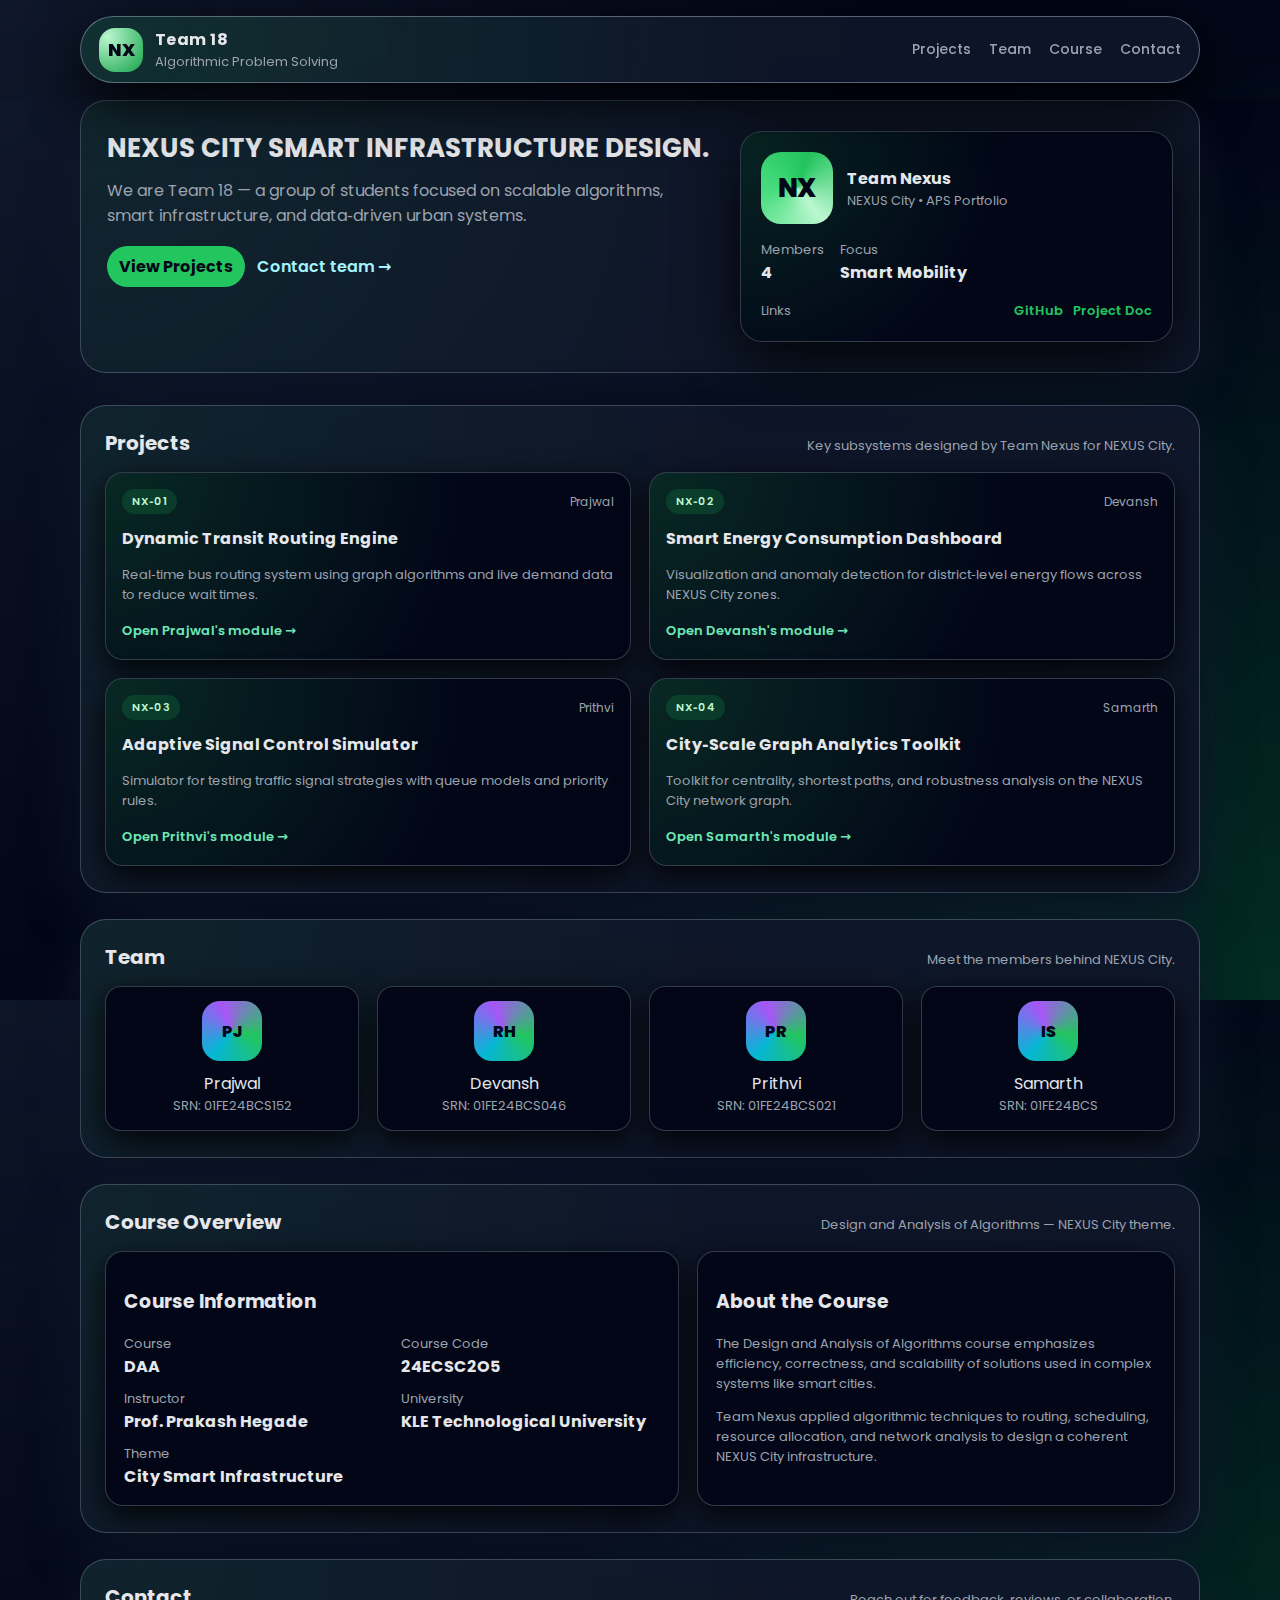
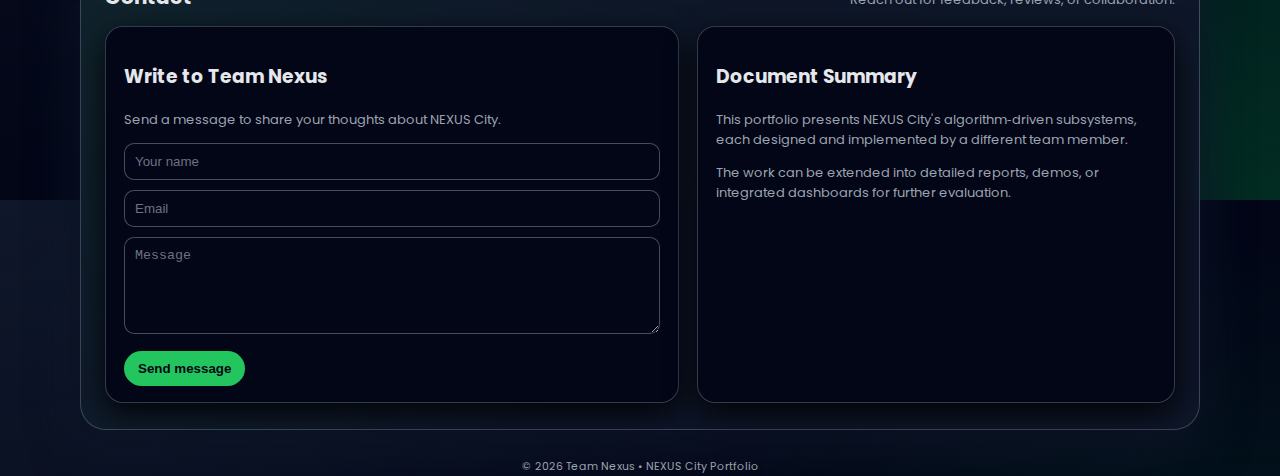
<file: index.html>
<!DOCTYPE html>
<html lang="en">
<head>
  <meta charset="utf-8" />
  <meta name="viewport" content="width=device-width,initial-scale=1" />
  <title>Team Portfolio — NEXUS City</title>
  <link href="https://fonts.googleapis.com/css2?family=Poppins:wght@300;400;600;700&display=swap" rel="stylesheet" />
  <link rel="stylesheet" href="style.css" />
</head>
<body>
  <!-- NAV -->
  <nav class="nav">
    <div class="brand">
      <div class="logo">NX</div>
      <div>
        <div class="brand-title">Team 18</div>
        <div class="small muted">Algorithmic Problem Solving</div>
      </div>
    </div>

    <div class="nav-links">
      <a href="#projects">Projects</a>
      <a href="#team">Team</a>
      <a href="#course">Course</a>
      <a href="#contact">Contact</a>
    </div>
  </nav>

  <!-- HERO -->
  <header class="hero">
    <div class="hero-left">
      <h1>NEXUS CITY SMART INFRASTRUCTURE DESIGN.</h1>
      <p class="muted">
        We are Team 18 — a group of students focused on scalable algorithms, smart infrastructure, and data‑driven urban systems.
      </p>

      <div class="hero-cta">
        <a class="cta" href="#projects">View Projects</a>
        <a href="#contact" class="link-primary">Contact team →</a>
      </div>
    </div>

    <aside class="profile-card">
      <div class="profile-top">
        <div class="avatar">NX</div>
        <div>
          <div class="profile-name">Team Nexus</div>
          <div class="small muted">NEXUS City • APS Portfolio</div>
        </div>
      </div>

      <div class="profile-stats">
        <div>
          <div class="small muted">Members</div>
          <div class="stat">4</div>
        </div>
        <div>
          <div class="small muted">Focus</div>
          <div class="stat">Smart Mobility</div>
        </div>
      </div>

      <div class="profile-links">
        <div class="small muted">Links</div>
        <div class="links-row">
          <a href="#" target="_blank" rel="noopener noreferrer">GitHub</a>
          <a href="#" target="_blank" rel="noopener noreferrer">Project Doc</a>
        </div>
      </div>
    </aside>
  </header>

  <!-- PROJECTS -->
  <section id="projects" class="section">
    <div class="section-header">
      <h2>Projects</h2>
      <p class="muted small">Key subsystems designed by Team Nexus for NEXUS City.</p>
    </div>
    <div class="projects-grid">
      <!-- Member 1 -->
      <a href="#" class="project-link">
        <article class="project">
          <div class="project-header">
            <span class="pill">NX‑01</span>
            <span class="member-tag">Prajwal</span>
          </div>
          <h3>Dynamic Transit Routing Engine</h3>
          <p class="muted small">
            Real‑time bus routing system using graph algorithms and live demand data to reduce wait times.
          </p>
          <span class="view-link">Open Prajwal's module →</span>
        </article>
      </a>

      <!-- Member 2 -->
      <a href="#" class="project-link">
        <article class="project">
          <div class="project-header">
            <span class="pill">NX‑02</span>
            <span class="member-tag">Devansh</span>
          </div>
          <h3>Smart Energy Consumption Dashboard</h3>
          <p class="muted small">
            Visualization and anomaly detection for district‑level energy flows across NEXUS City zones.
          </p>
          <span class="view-link">Open Devansh's module →</span>
        </article>
      </a>

      <!-- Member 3 -->
      <a href="#" class="project-link">
        <article class="project">
          <div class="project-header">
            <span class="pill">NX‑03</span>
            <span class="member-tag">Prithvi</span>
          </div>
          <h3>Adaptive Signal Control Simulator</h3>
          <p class="muted small">
            Simulator for testing traffic signal strategies with queue models and priority rules.
          </p>
          <span class="view-link">Open Prithvi's module →</span>
        </article>
      </a>

      <!-- Member 4 -->
      <a href="#" class="project-link">
        <article class="project">
          <div class="project-header">
            <span class="pill">NX‑04</span>
            <span class="member-tag">Samarth</span>
          </div>
          <h3>City‑Scale Graph Analytics Toolkit</h3>
          <p class="muted small">
            Toolkit for centrality, shortest paths, and robustness analysis on the NEXUS City network graph.
          </p>
          <span class="view-link">Open Samarth's module →</span>
        </article>
      </a>
    </div>
  </section>

  <!-- TEAM -->
  <section id="team" class="section">
    <div class="section-header">
      <h2>Team</h2>
      <p class="muted small">Meet the members behind NEXUS City.</p>
    </div>
    <div class="team">
      <a class="member-card" href="#" target="_blank" rel="noopener noreferrer">
        <div class="member">
          <div class="m-ava">PJ</div>
          <div class="member-name">Prajwal</div>
          <div class="small muted">SRN: 01FE24BCS152</div>
        </div>
      </a>

      <a class="member-card" href="#" target="_blank" rel="noopener noreferrer">
        <div class="member">
          <div class="m-ava">RH</div>
          <div class="member-name">Devansh</div>
          <div class="small muted">SRN: 01FE24BCS046</div>
        </div>
      </a>

      <a class="member-card" href="#" target="_blank" rel="noopener noreferrer">
        <div class="member">
          <div class="m-ava">PR</div>
          <div class="member-name">Prithvi</div>
          <div class="small muted">SRN: 01FE24BCS021</div>
        </div>
      </a>

      <a class="member-card" href="#" target="_blank" rel="noopener noreferrer">
        <div class="member">
          <div class="m-ava">IS</div>
          <div class="member-name">Samarth</div>
          <div class="small muted">SRN: 01FE24BCS </div>
        </div>
      </a>
    </div>
  </section>

  <!-- COURSE DETAILS -->
  <section id="course" class="section">
    <div class="section-header">
      <h2>Course Overview</h2>
      <p class="muted small">Design and Analysis of Algorithms — NEXUS City theme.</p>
    </div>
    <div class="course-layout">
      <div class="card">
        <h3>Course Information</h3>
        <div class="course-grid">
          <div>
            <div class="small muted">Course</div>
            <div class="info-bold">DAA</div>
          </div>
          <div>
            <div class="small muted">Course Code</div>
            <div class="info-bold">24ECSC2O5</div>
          </div>
          <div>
            <div class="small muted">Instructor</div>
            <div class="info-bold">Prof. Prakash Hegade</div>
          </div>
          <div>
            <div class="small muted">University</div>
            <div class="info-bold">KLE Technological University</div>
          </div>
          <div>
            <div class="small muted">Theme</div>
            <div class="info-bold"> City Smart Infrastructure</div>
          </div>
        </div>
      </div>

      <div class="card">
        <h3>About the Course</h3>
        <p class="small muted">
          The Design and Analysis of Algorithms course emphasizes efficiency, correctness, and scalability of solutions used in complex systems like smart cities.
        </p>
        <p class="small muted">
          Team Nexus applied algorithmic techniques to routing, scheduling, resource allocation, and network analysis to design a coherent NEXUS City infrastructure.
        </p>
      </div>
    </div>
  </section>

  <!-- CONTACT -->
  <section id="contact" class="section">
    <div class="section-header">
      <h2>Contact</h2>
      <p class="muted small">Reach out for feedback, reviews, or collaboration.</p>
    </div>
    <div class="contact-grid">
      <div class="contact card">
        <h3>Write to Team Nexus</h3>
        <p class="muted small">Send a message to share your thoughts about NEXUS City.</p>
        <form onsubmit="event.preventDefault();alert('Form submit disabled for demo — connect this to your backend or email.');">
          <input placeholder="Your name" required />
          <input placeholder="Email" type="email" required />
          <textarea placeholder="Message" rows="5" required></textarea>
          <button type="submit">Send message</button>
        </form>
      </div>

      <div class="card">
        <h3>Document Summary</h3>
        <p class="small muted">
          This portfolio presents NEXUS City's algorithm‑driven subsystems, each designed and implemented by a different team member.
        </p>
        <p class="small muted">
          The work can be extended into detailed reports, demos, or integrated dashboards for further evaluation.
        </p>
      </div>
    </div>
  </section>

  <footer class="footer">
    <small>© <span id="year"></span> Team Nexus • NEXUS City Portfolio</small>
  </footer>

  <script>
    document.getElementById('year').textContent = new Date().getFullYear();

    // Smooth scroll for internal links
    document.querySelectorAll('a[href^="#"]').forEach((a) => {
      a.addEventListener('click', (e) => {
        const href = a.getAttribute('href');
        if (href.length > 1) {
          e.preventDefault();
          const target = document.querySelector(href);
          if (target) {
            target.scrollIntoView({ behavior: 'smooth', block: 'start' });
          }
        }
      });
    });
  </script>
</body>
</html>
</file>
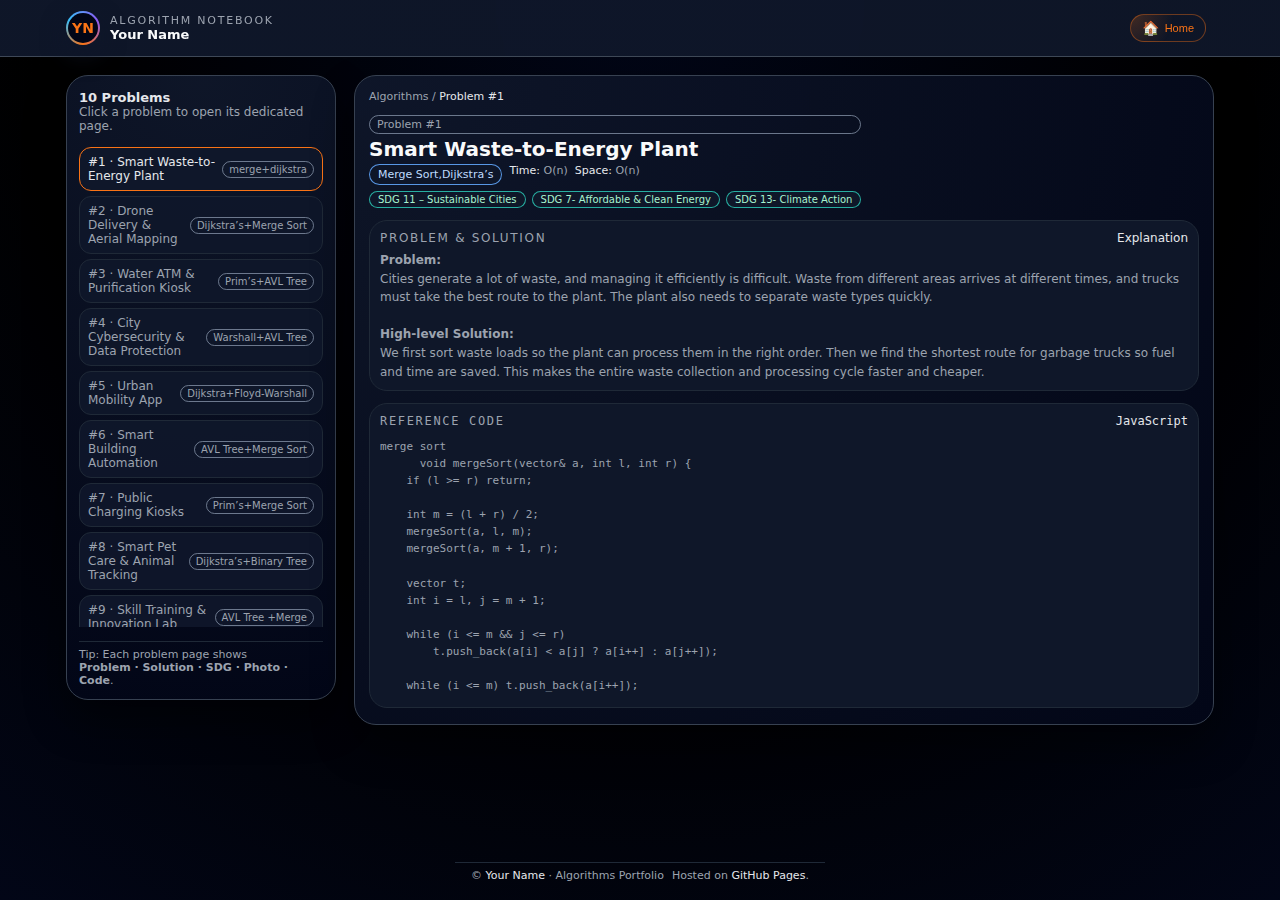
<file: Devansh.html>
<!DOCTYPE html>
<html lang="en">
<head>
  <meta charset="UTF-8" />
  <title>Algorithms Portfolio | Your Name</title>
  <meta name="viewport" content="width=device-width, initial-scale=1.0" />
  <style>
    :root {
      --bg: #020617;
      --bg-alt: #020617;
      --surface: #020617;
      --border-subtle: #1f2937;
      --border-strong: #374151;
      --accent: #f97316;
      --accent-soft: rgba(249, 115, 22, 0.16);
      --text: #f9fafb;
      --muted: #9ca3af;
      --radius-lg: 18px;
      --radius-xl: 22px;
      --shadow-soft: 0 20px 40px rgba(0, 0, 0, 0.45);
      --font-sans: system-ui, -apple-system, BlinkMacSystemFont, "Segoe UI", sans-serif;
      --font-mono: "Fira Code", Consolas, Menlo, monospace;
    }

    * {
      box-sizing: border-box;
    }

    body {
      margin: 0;
      font-family: var(--font-sans);
      background: radial-gradient(circle at top, #020617 0, #000000 55%, #020617 100%);
      color: var(--text);
      -webkit-font-smoothing: antialiased;
    }

    a {
      color: var(--accent);
      text-decoration: none;
    }
    a:hover {
      text-decoration: underline;
    }

    .app {
      min-height: 100vh;
      display: flex;
      flex-direction: column;
    }

    header {
      position: sticky;
      top: 0;
      z-index: 20;
      backdrop-filter: blur(18px);
      background: linear-gradient(to right, rgba(15,23,42,0.96), rgba(15,23,42,0.92));
      border-bottom: 1px solid rgba(75, 85, 99, 0.8);
    }

    .nav {
      max-width: 1180px;
      margin: 0 auto;
      padding: 10px 16px;
      display: flex;
      align-items: center;
      justify-content: space-between;
      gap: 10px;
    }

    .nav-left {
      display: flex;
      align-items: center;
      gap: 10px;
    }

    .logo-circle {
      width: 34px;
      height: 34px;
      border-radius: 999px;
      background: conic-gradient(from 180deg, #f97316, #38bdf8, #8b5cf6, #f97316);
      padding: 2px;
      box-shadow: 0 10px 25px rgba(15, 23, 42, 0.8);
    }

    .logo-inner {
      width: 100%;
      height: 100%;
      border-radius: inherit;
      background: #020617;
      display: flex;
      align-items: center;
      justify-content: center;
      font-weight: 700;
      font-size: 14px;
      color: var(--accent);
    }

    .nav-title {
      display: flex;
      flex-direction: column;
      font-size: 13px;
    }

    .nav-title span:first-child {
      letter-spacing: 0.16em;
      text-transform: uppercase;
      color: var(--muted);
      font-size: 11px;
    }

    .nav-title span:last-child {
      font-weight: 600;
    }

    .nav-links {
      display: flex;
      align-items: center;
      gap: 10px;
      font-size: 12px;
      color: var(--muted);
    }

    .nav-links a {
      padding: 4px 8px;
      border-radius: 999px;
      color: var(--muted);
    }

    .nav-links a:hover {
      background: rgba(30, 64, 175, 0.25);
      color: var(--text);
      text-decoration: none;
    }

    .nav-pill {
      border-radius: 999px;
      border: 1px solid rgba(249, 115, 22, 0.4);
      padding: 5px 11px;
      display: inline-flex;
      align-items: center;
      gap: 6px;
      background: radial-gradient(circle at 0 0, rgba(249, 115, 22, 0.22), transparent 55%);
      font-size: 11px;
      color: var(--accent);
      cursor: pointer;
    }

    .nav-pill span.icon {
      font-size: 14px;
    }

    main {
      flex: 1;
      max-width: 1180px;
      margin: 0 auto;
      padding: 18px 16px 40px;
      display: grid;
      grid-template-columns: 270px minmax(0, 1fr);
      gap: 18px;
      align-items: flex-start;
    }

    /* Sidebar */
    .sidebar {
      border-radius: var(--radius-xl);
      background: radial-gradient(circle at top, rgba(15,23,42,0.95), #020617);
      border: 1px solid var(--border-strong);
      box-shadow: var(--shadow-soft);
      padding: 14px 12px 12px;
      display: flex;
      flex-direction: column;
      gap: 10px;
    }

    .sidebar-header {
      font-size: 12px;
      color: var(--muted);
    }

    .sidebar-header strong {
      color: #e5e7eb;
      font-size: 13px;
    }

    .problem-list {
      list-style: none;
      padding: 0;
      margin: 4px 0 0;
      display: flex;
      flex-direction: column;
      gap: 5px;
      max-height: 480px;
      overflow: auto;
      scrollbar-width: thin;
      scrollbar-color: #4b5563 transparent;
    }

    .problem-list::-webkit-scrollbar {
      width: 5px;
    }
    .problem-list::-webkit-scrollbar-thumb {
      background: #4b5563;
      border-radius: 999px;
    }

    .problem-item {
      border-radius: 12px;
      border: 1px solid var(--border-subtle);
      background: rgba(15,23,42,0.92);
      padding: 7px 8px;
      font-size: 12px;
      color: var(--muted);
      cursor: pointer;
      display: flex;
      justify-content: space-between;
      gap: 6px;
      align-items: center;
      transition: border 0.12s, background 0.12s, transform 0.08s;
    }

    .problem-item:hover {
      border-color: rgba(96, 165, 250, 0.9);
      background: rgba(15, 23, 42, 1);
      transform: translateY(-1px);
    }

    .problem-item.active {
      border-color: var(--accent);
      background: rgba(15, 23, 42, 1);
      color: #e5e7eb;
    }

    .problem-name {
      flex: 1;
    }

    .problem-tag {
      font-size: 10px;
      padding: 2px 6px;
      border-radius: 999px;
      border: 1px solid rgba(148, 163, 184, 0.7);
      color: var(--muted);
      white-space: nowrap;
    }

    .sidebar-footer {
      margin-top: 4px;
      font-size: 11px;
      color: var(--muted);
      border-top: 1px solid var(--border-subtle);
      padding-top: 6px;
    }

    /* Main problem view */
    .problem-view {
      border-radius: var(--radius-xl);
      background: radial-gradient(circle at top left, rgba(15,23,42,0.95), #020617);
      border: 1px solid var(--border-strong);
      box-shadow: var(--shadow-soft);
      padding: 14px 14px 16px;
      display: flex;
      flex-direction: column;
      gap: 12px;
    }

    .crumbs {
      font-size: 11px;
      color: var(--muted);
    }

    .crumbs span {
      color: #e5e7eb;
    }

    .problem-header-main {
      display: flex;
      justify-content: space-between;
      align-items: flex-start;
      gap: 8px;
    }

    .problem-title-block {
      display: flex;
      flex-direction: column;
      gap: 3px;
    }

    .problem-id-pill {
      display: inline-flex;
      align-items: center;
      gap: 4px;
      padding: 2px 7px;
      border-radius: 999px;
      border: 1px solid rgba(148, 163, 184, 0.7);
      font-size: 11px;
      color: var(--muted);
    }

    .problem-title-block h1 {
      font-size: 20px;
      margin: 0;
    }

    .problem-meta-row {
      display: flex;
      flex-wrap: wrap;
      gap: 7px;
      font-size: 11px;
      color: var(--muted);
    }

    .problem-meta-row strong {
      color: #e5e7eb;
      font-weight: 500;
    }

    .algo-chip {
      padding: 3px 8px;
      border-radius: 999px;
      border: 1px solid rgba(96, 165, 250, 0.9);
      font-size: 11px;
      color: #bfdbfe;
      background: rgba(15, 23, 42, 0.96);
    }

    .sdg-chips {
      display: flex;
      flex-wrap: wrap;
      gap: 6px;
      margin-top: 3px;
    }

    .sdg-chip {
      font-size: 10px;
      padding: 2px 8px;
      border-radius: 999px;
      border: 1px solid rgba(45, 212, 191, 0.8);
      background: rgba(15, 23, 42, 0.98);
      color: #a7f3d0;
    }

    .problem-actions-main {
      display: flex;
      flex-wrap: wrap;
      gap: 8px;
    }

    .btn-sm {
      border-radius: 999px;
      border: 1px solid rgba(148, 163, 184, 0.8);
      padding: 5px 10px;
      font-size: 11px;
      color: var(--muted);
      background: rgba(15, 23, 42, 0.9);
      cursor: pointer;
      display: inline-flex;
      align-items: center;
      gap: 5px;
    }

    .btn-sm:hover {
      background: rgba(15, 23, 42, 1);
      color: #e5e7eb;
    }

    .content-grid {
      display: grid;
      grid-template-columns: minmax(0, 1fr);
      gap: 12px;
      align-items: stretch;
    }

    .card {
      border-radius: var(--radius-lg);
      border: 1px solid var(--border-subtle);
      background: rgba(15, 23, 42, 0.98);
      padding: 10px 10px 9px;
      font-size: 13px;
      color: var(--muted);
      display: flex;
      flex-direction: column;
      gap: 6px;
    }

    .card-header {
      font-size: 12px;
      text-transform: uppercase;
      letter-spacing: 0.14em;
      color: var(--muted);
      display: flex;
      justify-content: space-between;
      align-items: center;
    }

    .card-header span.label {
      font-weight: 500;
      color: #e5e7eb;
      text-transform: none;
      letter-spacing: 0;
      font-size: 12px;
    }

    .card-body {
      font-size: 12px;
      line-height: 1.55;
    }

    .code-card {
      font-family: var(--font-mono);
    }

    pre {
      margin: 4px 0 0;
      font-family: var(--font-mono);
      font-size: 11px;
      white-space: pre-wrap;
      word-wrap: break-word;
      max-height: 260px;
      overflow: auto;
      scrollbar-width: thin;
      scrollbar-color: #4b5563 transparent;
    }

    pre::-webkit-scrollbar {
      width: 5px;
    }
    pre::-webkit-scrollbar-thumb {
      background: #4b5563;
      border-radius: 999px;
    }

    .photo-wrapper {
      position: relative;
      border-radius: 14px;
      overflow: hidden;
      border: 1px solid rgba(75, 85, 99, 0.9);
      min-height: 150px;
      background: radial-gradient(circle at top, rgba(15,23,42,0.95), #020617);
    }

    .photo-wrapper img {
      position: absolute;
      inset: 0;
      width: 100%;
      height: 100%;
      object-fit: cover;
      opacity: 0.9;
    }

    .photo-overlay {
      position: relative;
      padding: 8px 8px 6px;
      background: linear-gradient(to top, rgba(2,6,23,0.96), transparent 70%);
      font-size: 11px;
      color: #e5e7eb;
      display: flex;
      justify-content: space-between;
      align-items: flex-end;
      gap: 6px;
      margin-top: auto;
    }

    .photo-caption-sub {
      color: var(--muted);
      font-size: 10px;
    }

    .photo-tag {
      font-size: 10px;
      padding: 3px 7px;
      border-radius: 999px;
      border: 1px solid rgba(148, 163, 184, 0.9);
      background: rgba(15,23,42,0.96);
      color: var(--muted);
      white-space: nowrap;
    }

    .hidden {
      display: none;
    }

    footer {
      max-width: 1180px;
      margin: 0 auto;
      padding: 6px 16px 18px;
      border-top: 1px solid var(--border-subtle);
      font-size: 11px;
      color: var(--muted);
      display: flex;
      justify-content: space-between;
      gap: 8px;
    }

    footer span.highlight {
      color: #e5e7eb;
    }

    @media (max-width: 900px) {
      main {
        grid-template-columns: minmax(0,1fr);
      }
      .sidebar {
        order: -1;
      }
    }

    @media (max-width: 640px) {
      .content-grid {
        grid-template-columns: minmax(0, 1fr);
      }
      .nav-links {
        display: none;
      }
    }
  </style>
</head>
<body>
<div class="app">
  <header>
    <div class="nav">
      <div class="nav-left">
        <div class="logo-circle">
          <div class="logo-inner">YN</div>
        </div>
        <div class="nav-title">
          <span>Algorithm Notebook</span>
          <span>Your Name</span>
        </div>
      </div>
      <div class="nav-links">
        <a href="https://prajwalbiradar2006.github.io/citydesignproject.github.io/#">
        <button class="nav-pill" id="glowToggle">
          <span class="icon">🏠</span>
          <span>Home</span>
        </button>
        </a>
      </div>
    </div>
  </header>

  <main>
    <!-- SIDEBAR -->
    <aside class="sidebar">
      <div class="sidebar-header">
        <strong>10 Problems</strong><br />
        Click a problem to open its dedicated page.
      </div>
      <ul class="problem-list" id="problemList">
        <!-- Filled by JS -->
      </ul>
      <div class="sidebar-footer">
        Tip: Each problem page shows<br />
        <strong>Problem · Solution · SDG · Photo · Code</strong>.
      </div>
    </aside>

    <!-- MAIN PROBLEM VIEW -->
    <section class="problem-view" id="problemView">
      <!-- Filled by JS -->
    </section>
  </main>

  <footer>
    <span>© <span class="highlight">Your Name</span> · Algorithms Portfolio</span>
    <span>Hosted on <span class="highlight">GitHub Pages</span>.</span>
  </footer>
</div>

<script>
  // ==== DATA: 10 PROBLEMS ====
  const problems = [
   {
      id: 1,
      number: 1,
      title: " Smart Waste-to-Energy Plant",
      categoryTag: "",
      shortTag: "merge+dijkstra",
      time: "O(n)",
      space: "O(n)",
      algorithm: "Merge Sort,Dijkstra’s",
      sdgs: [
        "SDG 11 – Sustainable Cities",
        "SDG 7- Affordable & Clean Energy",
        "SDG 13- Climate Action"
      ],
      problemText:
        "Cities generate a lot of waste, and managing it efficiently is difficult. Waste from different areas arrives at different times, and trucks must take the best route to the plant. The plant also needs to separate waste types quickly.",
      solutionText: "We first sort waste loads so the plant can process them in the right order. Then we find the shortest route for garbage trucks so fuel and time are saved. This makes the entire waste collection and processing cycle faster and cheaper.",
      code: `merge sort
      void mergeSort(vector<int>& a, int l, int r) {
    if (l >= r) return;

    int m = (l + r) / 2;
    mergeSort(a, l, m);
    mergeSort(a, m + 1, r);

    vector<int> t;
    int i = l, j = m + 1;

    while (i <= m && j <= r)
        t.push_back(a[i] < a[j] ? a[i++] : a[j++]);

    while (i <= m) t.push_back(a[i++]);
    while (j <= r) t.push_back(a[j++]);

    for (int k = 0; k < t.size(); k++)
        a[l + k] = t[k];
}

Dijkstra
vector<int> dijkstra(vector<vector<int>>& g, int src) {
    int n = g.size();
    vector<int> dist(n, INT_MAX), vis(n, 0);
    dist[src] = 0;

    for (int i = 0; i < n; i++) {
        int u = -1;
        for (int j = 0; j < n; j++)
            if (!vis[j] && (u == -1 || dist[j] < dist[u]))
                u = j;

        vis[u] = 1;

        for (int v = 0; v < n; v++)
            if (g[u][v] && dist[u] + g[u][v] < dist[v])
                dist[v] = dist[u] + g[u][v];
    }

    return dist;  
}
`,
 
    },
    {
      id: 2,
      number: 2,
      title: "Drone Delivery & Aerial Mapping",
      categoryTag: "",
      shortTag: "Dijkstra’s+Merge Sort ",
      time: "O(n log n)",
      space: "O(n)",
      algorithm: "Dijkstra’s+Merge Sort ",
      sdgs: [
        "SDG 3: Good Health (faster delivery of medical items)",
        "SDG 11: Sustainable Cities"
        ],
      problemText:
        "Drones need to deliver medicines or parcels across a city quickly. They also capture images for mapping areas. The challenge is to choose the shortest flight path and organize the collected images.",
      solutionText:
        "We compute the fastest and safest drone route considering obstacles. Then we sort images based on time so they can be stitched together correctly to create a map.",
      
       
        code:`Dijkstra’s 
        vector<int> dijkstra(vector<vector<int>>& g, int src) {
    int n = g.size();
    vector<int> dist(n, INT_MAX), vis(n, 0);
    dist[src] = 0;

    for (int i = 0; i < n; i++) {
        int u = -1;
        for (int j = 0; j < n; j++)
            if (!vis[j] && (u == -1 || dist[j] < dist[u]))
                u = j;

        vis[u] = 1;

        for (int v = 0; v < n; v++)
            if (g[u][v] && dist[u] + g[u][v] < dist[v])
                dist[v] = dist[u] + g[u][v];
    }

    return dist;  
}
void mergeSort(vector<int>& a, int l, int r) {
    if (l >= r) return;

    int m = (l + r) / 2;
    mergeSort(a, l, m);
    mergeSort(a, m + 1, r);

    vector<int> t;
    int i = l, j = m + 1;

    while (i <= m && j <= r)
        t.push_back(a[i] < a[j] ? a[i++] : a[j++]);

    while (i <= m) t.push_back(a[i++]);
    while (j <= r) t.push_back(a[j++]);

    for (int k = 0; k < t.size(); k++)
        a[l + k] = t[k];
}
`,
 
    },
    {
      id: "3",
      number: 3,
      title: "Water ATM & Purification Kiosk",
      categoryTag: "",
      shortTag: "Prim’s+AVL Tree",
      time: "O(log n)",
      space: "O(1)",
      algorithm: "Prim’s+AVL Tree",
      sdgs: [
        "SDG 6 – Clean Water & Sanitation Ensures safe water supply and efficient usage",
        "SDG 9 – Industry, Innovation & Infrastructure Builds smart pipeline and distribution systems"
        ],
      problemText:
        "Public water ATMs must stay connected through pipelines. We need to build a low-cost water distribution network and store daily water usage records safely.",
      solutionText:
        "We create a minimum-cost network connecting all kiosks by selecting the cheapest possible set of pipes. We also store user and water-usage details efficiently so they can be accessed quickly.",
      
       code:`Prim’s
       vector<int> prim(vector<vector<int>>& g) {
    int n = g.size();
    vector<int> key(n, INT_MAX), used(n, 0), parent(n, -1);
    key[0] = 0;

    for (int i = 0; i < n - 1; i++) {
        int u = -1;
        for (int v = 0; v < n; v++)
            if (!used[v] && (u == -1 || key[v] < key[u]))
                u = v;

        used[u] = 1;

        for (int v = 0; v < n; v++)
            if (g[u][v] && !used[v] && g[u][v] < key[v]) {
                key[v] = g[u][v];
                parent[v] = u;
            }
    }
    return parent;  
}
AVL Tree
struct Node {
    int v, h;
    Node *l, *r;
    Node(int x) : v(x), h(1), l(NULL), r(NULL) {}
};

int h(Node* n) { return n ? n->h : 0; }

Node* rotR(Node* y) {
    Node* x = y->l;
    y->l = x->r;
    x->r = y;
    y->h = max(h(y->l), h(y->r)) + 1;
    x->h = max(h(x->l), h(x->r)) + 1;
    return x;
}

Node* rotL(Node* x) {
    Node* y = x->r;
    x->r = y->l;
    y->l = x;
    x->h = max(h(x->l), h(x->r)) + 1;
    y->h = max(h(y->l), h(y->r)) + 1;
    return y;
}

Node* insertAVL(Node* n, int v) {
    if (!n) return new Node(v);

    if (v < n->v) n->l = insertAVL(n->l, v);
    else n->r = insertAVL(n->r, v);

    n->h = max(h(n->l), h(n->r)) + 1;

    int bal = h(n->l) - h(n->r);

    if (bal > 1 && v < n->l->v) return rotR(n);
    if (bal < -1 && v > n->r->v) return rotL(n);
    if (bal > 1 && v > n->l->v) {
        n->l = rotL(n->l);
        return rotR(n);
    }
    if (bal < -1 && v < n->r->v) {
        n->r = rotR(n->r);
        return rotL(n);
    }

    return n;
}
`,
 
    },
    {
      id: "4",
      number: 4,
      title: "City Cybersecurity & Data Protection",
      categoryTag: "",
      shortTag: "Warshall+AVL Tree ",
      time: "O((V+E) log V) using a heap",
      space: "O(V)",
      algorithm: "Warshall+AVL Tree ",
      sdgs: [
        "SDG 16- Peace, Justice & Strong Institutions",
        "SDG 9 – Industry, Innovation & Infrastructure Builds efficient green energy networks"
        ],
      problemText:
        "A city has many digital systems (traffic lights, sensors, CCTV). If one gets hacked, others may be affected. We need to track which systems can reach each other and store threat reports safely.",
      solutionText:
        "We build a connectivity map of all critical systems to see how a cyberattack could spread. We store threat alerts in a reliable structure that can retrieve data fast.",
     code:`Warshall
     void warshall(vector<vector<int>>& r) {
    int n = r.size();
    for (int k = 0; k < n; k++)
        for (int i = 0; i < n; i++)
            for (int j = 0; j < n; j++)
                r[i][j] = r[i][j] || (r[i][k] && r[k][j]);
}
AVL Tree
struct Node {
    int v, h;
    Node *l, *r;
    Node(int x) : v(x), h(1), l(NULL), r(NULL) {}
};

int h(Node* n) { return n ? n->h : 0; }

Node* rotR(Node* y) {
    Node* x = y->l;
    y->l = x->r;
    x->r = y;
    y->h = max(h(y->l), h(y->r)) + 1;
    x->h = max(h(x->l), h(x->r)) + 1;
    return x;
}

Node* rotL(Node* x) {
    Node* y = x->r;
    x->r = y->l;
    y->l = x;
    x->h = max(h(x->l), h(x->r)) + 1;
    y->h = max(h(y->l), h(y->r)) + 1;
    return y;
}

Node* insertAVL(Node* n, int v) {
    if (!n) return new Node(v);

    if (v < n->v) n->l = insertAVL(n->l, v);
    else n->r = insertAVL(n->r, v);

    n->h = max(h(n->l), h(n->r)) + 1;

    int bal = h(n->l) - h(n->r);

    if (bal > 1 && v < n->l->v) return rotR(n);
    if (bal < -1 && v > n->r->v) return rotL(n);
    if (bal > 1 && v > n->l->v) {
        n->l = rotL(n->l);
        return rotR(n);
    }
    if (bal < -1 && v < n->r->v) {
        n->r = rotR(n->r);
        return rotL(n);
    }

    return n;
}

`,
 
    },
    {
      id: 5,
      number: 5,
      title: "Urban Mobility App",
      categoryTag: "",
      shortTag: "Dijkstra+Floyd-Warshall",
      time: "O(n)",
      space: "O(1)",
      algorithm: "Dijkstra+Floyd-Warshall",
      sdgs: [
        "SDG 11- Sustainable Cities",
        "SDG 9- Smart Infrastructure"
        
      ],
      problemText:
        "People use different types of transport — bus, metro, cab, bike. A single app should show shortest time and cheapest route between any two places.",
      solutionText:
        "We compute the most optimal path by comparing routes from different transport types. We also calculate all-pairs shortest paths so users can instantly check travel time between any two locations.",
     code:
       `Dijkstra 
    vector<int> dijkstra(vector<vector<int>>& g, int src) {
    int n = g.size();
    vector<int> dist(n, INT_MAX), vis(n, 0);
    dist[src] = 0;

    for (int i = 0; i < n; i++) {
        int u = -1;
        for (int j = 0; j < n; j++)
            if (!vis[j] && (u == -1 || dist[j] < dist[u]))
                u = j;

        vis[u] = 1;

        for (int v = 0; v < n; v++)
            if (g[u][v] && dist[u] + g[u][v] < dist[v])
                dist[v] = dist[u] + g[u][v];
    }

    return dist;  
}
Floyd-Warshall
void floydWarshall(vector<vector<int>>& d) {
    int n = d.size();
    for (int k = 0; k < n; k++)
        for (int i = 0; i < n; i++)
            for (int j = 0; j < n; j++)
                d[i][j] = min(d[i][j], d[i][k] + d[k][j]);
}
`,
 },
    {
      id: 6,
      number: 6,
      title: "Smart Building Automation",
      categoryTag: "",
      shortTag: "AVL Tree+Merge Sort",
      time: "O(V + E)",
      space: "O(V)",
      algorithm: "AVL Tree+Merge Sort",
      sdgs: [
        
        "SDG 9 – Industry, Innovation & Infrastructure Creates an innovative and collaborative work environment",
        "SDG 11 – Sustainable Cities & Communities Efficient use of shared space and resources"
      ],
      problemText:
        "A smart building has many sensors (temperature, light, smoke). The system must store sensor data and then sort alerts so security can respond quickly.",
      solutionText:
        "We store sensor readings in a fast-accessible structure. We then sort alerts by priority so high-risk events (fire/smoke) are addressed first.",
     code:
       `AVLTree
       struct Node {
    int v, h;
    Node *l, *r;
    Node(int x) : v(x), h(1), l(NULL), r(NULL) {}
};

int h(Node* n) { return n ? n->h : 0; }

Node* rotR(Node* y) {
    Node* x = y->l;
    y->l = x->r;
    x->r = y;
    y->h = max(h(y->l), h(y->r)) + 1;
    x->h = max(h(x->l), h(x->r)) + 1;
    return x;
}

Node* rotL(Node* x) {
    Node* y = x->r;
    x->r = y->l;
    y->l = x;
    x->h = max(h(x->l), h(x->r)) + 1;
    y->h = max(h(y->l), h(y->r)) + 1;
    return y;
}

Node* insertAVL(Node* n, int v) {
    if (!n) return new Node(v);

    if (v < n->v) n->l = insertAVL(n->l, v);
    else n->r = insertAVL(n->r, v);

    n->h = max(h(n->l), h(n->r)) + 1;

    int bal = h(n->l) - h(n->r);

    if (bal > 1 && v < n->l->v) return rotR(n);
    if (bal < -1 && v > n->r->v) return rotL(n);
    if (bal > 1 && v > n->l->v) {
        n->l = rotL(n->l);
        return rotR(n);
    }
    if (bal < -1 && v < n->r->v) {
        n->r = rotR(n->r);
        return rotL(n);
    }

    return n;
}
Merge Sort
void mergeSort(vector<int>& a, int l, int r) {
    if (l >= r) return;

    int m = (l + r) / 2;
    mergeSort(a, l, m);
    mergeSort(a, m + 1, r);

    vector<int> t;
    int i = l, j = m + 1;

    while (i <= m && j <= r)
        t.push_back(a[i] < a[j] ? a[i++] : a[j++]);

    while (i <= m) t.push_back(a[i++]);
    while (j <= r) t.push_back(a[j++]);

    for (int k = 0; k < t.size(); k++)
        a[l + k] = t[k];
}
`,
 
    },
    {
      id: 7,
      number: 7,
      title: "Public Charging Kiosks",
      categoryTag: "",
      shortTag: "Prim’s+Merge Sort",
      time: "O(V + E)",
      space: "O(V)",
      algorithm: "Prim’s+Merge Sort",
      sdgs: [
        "SDG 7: Affordable & Clean Energy",
        "SDG 11 – Sustainable Cities & Communities Supports planned, low-cost development"
          ],
       problemText:
        "Cities want to install low-cost public charging stations for mobiles/laptops. The challenge is choosing the most cost-effective layout and handling user requests.",
      solutionText:
        "We calculate the cheapest wiring path connecting all kiosks. We also sort charging requests so users get a fair service queue.",
      
      code:`Prim’s
      vector<int> prim(vector<vector<int>>& g) {
    int n = g.size();
    vector<int> key(n, INT_MAX), used(n, 0), parent(n, -1);
    key[0] = 0;

    for (int i = 0; i < n - 1; i++) {
        int u = -1;
        for (int v = 0; v < n; v++)
            if (!used[v] && (u == -1 || key[v] < key[u]))
                u = v;

        used[u] = 1;

        for (int v = 0; v < n; v++)
            if (g[u][v] && !used[v] && g[u][v] < key[v]) {
                key[v] = g[u][v];
                parent[v] = u;
            }
    }
    return parent;  
}
Merge Sort 
void mergeSort(vector<int>& a, int l, int r) {
    if (l >= r) return;

    int m = (l + r) / 2;
    mergeSort(a, l, m);
    mergeSort(a, m + 1, r);

    vector<int> t;
    int i = l, j = m + 1;

    while (i <= m && j <= r)
        t.push_back(a[i] < a[j] ? a[i++] : a[j++]);

    while (i <= m) t.push_back(a[i++]);
    while (j <= r) t.push_back(a[j++]);

    for (int k = 0; k < t.size(); k++)
        a[l + k] = t[k];
}
`,
  },
    {
      id: "8",
      number: 8,
      title: " Smart Pet Care & Animal Tracking",
      categoryTag: "",
      shortTag: "Dijkstra’s+Binary Tree",
      time: "O(n log n)",
      space: "O(n)",
      algorithm: "Dijkstra’s+Binary Tree",
      sdgs: [
        "SDG 11 – Sustainable Cities & Communities Improves safety and disaster management",
        "SDG 15- Life on Land"
      ],
      problemText:
        "Pet owners need to track their pets using sensors. The system should show the shortest path to rescue a lost pet and store pet information.",
      solutionText:
        "We compute the fastest route to reach the pet using signal data. Pet records like ID, name, and owner information are stored in a searchable tree.",
     
      code:`Dijkstra’s
      vector<int> dijkstra(vector<vector<int>>& g, int src) {
    int n = g.size();
    vector<int> dist(n, INT_MAX), vis(n, 0);
    dist[src] = 0;

    for (int i = 0; i < n; i++) {
        int u = -1;
        for (int j = 0; j < n; j++)
            if (!vis[j] && (u == -1 || dist[j] < dist[u]))
                u = j;

        vis[u] = 1;

        for (int v = 0; v < n; v++)
            if (g[u][v] && dist[u] + g[u][v] < dist[v])
                dist[v] = dist[u] + g[u][v];
    }

    return dist;  
}
Binary Tree
struct Node {
    int data;
    Node* left;
    Node* right;
    Node(int x) : data(x), left(NULL), right(NULL) {}
};

Node* insert(Node* root, int x) {
    if (!root) return new Node(x);
    if (x < root->data) root->left = insert(root->left, x);
    else root->right = insert(root->right, x);
    return root;
}

bool search(Node* root, int x) {
    if (!root) return false;
    if (root->data == x) return true;
    return x < root->data ? search(root->left, x) : search(root->right, x);
}
`,
 
    },
    {
      id: 9,
      number: 9,
      title: "Skill Training & Innovation Lab",
      categoryTag: "",
      shortTag: "AVL Tree +Merge",
      time: "O(n·W)",
      space: "O(W)",
      algorithm: "AVL Tree +Merge",
      sdgs: [
        "SDG 4- Quality Education",
        "SDG 8 – Decent Work & Economic Growth Supports delivery businesses and job opportunities"
       ],
      problemText:
        "A training center manages many students and needs to track scores and rank them for skill improvement.",
      solutionText:
        "Scores are stored in a balanced tree to allow fast searching. Sorting the scores helps in preparing rank lists and identifying top performers.", 
      code:` AVL Tree
      struct Node {
    int v, h;
    Node *l, *r;
    Node(int x) : v(x), h(1), l(NULL), r(NULL) {}
};

int h(Node* n) { return n ? n->h : 0; }

Node* rotR(Node* y) {
    Node* x = y->l;
    y->l = x->r;
    x->r = y;
    y->h = max(h(y->l), h(y->r)) + 1;
    x->h = max(h(x->l), h(x->r)) + 1;
    return x;
}

Node* rotL(Node* x) {
    Node* y = x->r;
    x->r = y->l;
    y->l = x;
    x->h = max(h(x->l), h(x->r)) + 1;
    y->h = max(h(y->l), h(y->r)) + 1;
    return y;
}

Node* insertAVL(Node* n, int v) {
    if (!n) return new Node(v);

    if (v < n->v) n->l = insertAVL(n->l, v);
    else n->r = insertAVL(n->r, v);

    n->h = max(h(n->l), h(n->r)) + 1;

    int bal = h(n->l) - h(n->r);

    if (bal > 1 && v < n->l->v) return rotR(n);
    if (bal < -1 && v > n->r->v) return rotL(n);
    if (bal > 1 && v > n->l->v) {
        n->l = rotL(n->l);
        return rotR(n);
    }
    if (bal < -1 && v < n->r->v) {
        n->r = rotR(n->r);
        return rotL(n);
    }

    return n;
}
Merge
void mergeSort(vector<int>& a, int l, int r) {
    if (l >= r) return;

    int m = (l + r) / 2;
    mergeSort(a, l, m);
    mergeSort(a, m + 1, r);

    vector<int> t;
    int i = l, j = m + 1;

    while (i <= m && j <= r)
        t.push_back(a[i] < a[j] ? a[i++] : a[j++]);

    while (i <= m) t.push_back(a[i++]);
    while (j <= r) t.push_back(a[j++]);

    for (int k = 0; k < t.size(); k++)
        a[l + k] = t[k];
}
`,
 
    },
    {
      id: 10,
      number: 10,
      title: "Eco-Friendly Packaging & Recycling ",
      categoryTag: "",
      shortTag: "Insertion Sort +AVL Tree",
      time: "≈O(α(n)) per op",
      space: "O(n)",
      algorithm: "Insertion Sort +AVL Tree",
      sdgs: [
        "SDG 12: Responsible Consumption",
        "SDG 13: Climate Action"
        ],
      problemText:
        "A store tracks recyclable waste collected from customers and gives coupons based on the quantity. It must keep data organized and sort items by weight/value.",
      solutionText:
        "We store customer and coupon data in a structured tree. Items or packaging weights are sorted so recycling can be done efficiently.",
        code:` Insertion Sort
   void insertionSort(vector<int>& a) {
    for (int i = 1; i < a.size(); i++) {
        int key = a[i], j = i - 1;
        while (j >= 0 && a[j] > key)
            a[j-- + 1] = a[j];
        a[j + 1] = key;
    }
}
AVL Tree
struct Node {
    int v, h;
    Node *l, *r;
    Node(int x) : v(x), h(1), l(NULL), r(NULL) {}
};

int h(Node* n) { return n ? n->h : 0; }

Node* rotR(Node* y) {
    Node* x = y->l;
    y->l = x->r;
    x->r = y;
    y->h = max(h(y->l), h(y->r)) + 1;
    x->h = max(h(x->l), h(x->r)) + 1;
    return x;
}

Node* rotL(Node* x) {
    Node* y = x->r;
    x->r = y->l;
    y->l = x;
    x->h = max(h(x->l), h(x->r)) + 1;
    y->h = max(h(y->l), h(y->r)) + 1;
    return y;
}

Node* insertAVL(Node* n, int v) {
    if (!n) return new Node(v);

    if (v < n->v) n->l = insertAVL(n->l, v);
    else n->r = insertAVL(n->r, v);

    n->h = max(h(n->l), h(n->r)) + 1;

    int bal = h(n->l) - h(n->r);

    if (bal > 1 && v < n->l->v) return rotR(n);
    if (bal < -1 && v > n->r->v) return rotL(n);
    if (bal > 1 && v > n->l->v) {
        n->l = rotL(n->l);
        return rotR(n);
    }
    if (bal < -1 && v < n->r->v) {
        n->r = rotR(n->r);
        return rotL(n);
    }

    return n;
}
`,
 
    }
  ];

  // ==== RENDER SIDEBAR ====
  const problemListEl = document.getElementById("problemList");
  function renderSidebar(activeId) {
    problemListEl.innerHTML = "";
    problems.forEach(p => {
      const li = document.createElement("li");
      li.className = "problem-item" + (p.id === activeId ? " active" : "");
      li.dataset.id = p.id;

      const left = document.createElement("div");
      left.className = "problem-name";
      left.textContent = `#${p.number} · ${p.title}`;

      const right = document.createElement("div");
      right.className = "problem-tag";
      right.textContent = p.shortTag;

      li.appendChild(left);
      li.appendChild(right);
      li.addEventListener("click", () => {
        setActiveProblem(p.id, true);
      });

      problemListEl.appendChild(li);
    });
  }

  // ==== RENDER MAIN PROBLEM PAGE ====
  const viewEl = document.getElementById("problemView");

  function renderProblem(problem) {
    const sdgHtml = problem.sdgs
      .map(s => `<span class="sdg-chip">${s}</span>`)
      .join("");

    viewEl.innerHTML = `
      <div class="crumbs">
        Algorithms / <span>Problem #${problem.number}</span>
      </div>

      <div class="problem-header-main">
        <div class="problem-title-block">
          <div class="problem-id-pill">
            <span>Problem #${problem.number}</span>
          </div>
          <h1>${problem.title}</h1>
          <div class="problem-meta-row">
            <span class="algo-chip">${problem.algorithm}</span>
            
            <span><strong>Time:</strong> ${problem.time}</span>
            <span><strong>Space:</strong> ${problem.space}</span>
          </div>
          <div class="sdg-chips">
            ${sdgHtml}
          </div>
        </div>

        
      </div>

      <div class="content-grid">
        <div class="card">
          <div class="card-header">
            <span>Problem &amp; Solution</span>
            <span class="label">Explanation</span>
          </div>
          <div class="card-body">
            <strong>Problem:</strong><br />
            <span>${problem.problemText}</span>
            <br /><br />
            <strong>High-level Solution:</strong><br />
            <span>${problem.solutionText}</span>
          </div>
        </div>

        

      <div class="card code-card">
        <div class="card-header">
          <span>Reference Code</span>
          <span class="label">JavaScript</span>
        </div>
        <div class="card-body">
          <pre id="codeBlock"><code>${problem.code}</code></pre>
        </div>
      </div>
      

      
    `;

    // Hook up copy & raw buttons
    const copyBtn = document.getElementById("copyCodeBtn");
    const rawBtn = document.getElementById("openRawBtn");
    const codeBlock = document.getElementById("codeBlock");

    if (copyBtn && codeBlock) {
      copyBtn.addEventListener("click", () => {
        const text = codeBlock.innerText;
        navigator.clipboard?.writeText(text).then(
          () => { copyBtn.textContent = "✅ Copied"; },
          () => { copyBtn.textContent = "⚠️ Failed"; }
        );
        setTimeout(() => (copyBtn.innerHTML = '<span>📋</span> Copy Code'), 1200);
      });
    }

    if (rawBtn && codeBlock) {
      rawBtn.addEventListener("click", () => {
        const w = window.open("", "_blank");
        if (!w) return;
        w.document.write("<pre>" + codeBlock.innerText.replace(/</g, "&lt;") + "</pre>");
        w.document.close();
      });
    }
  }

  // ==== ROUTING (HASH-BASED) ====
  function setActiveProblem(id, updateHash) {
    const problem = problems.find(p => p.id === id) || problems[0];
    renderSidebar(problem.id);
    renderProblem(problem);
    if (updateHash) {
      window.location.hash = "problem/" + problem.id;
    }
  }

  function getProblemIdFromHash() {
    const hash = window.location.hash || "";
    const match = hash.match(/problem\/([a-z0-9\-]+)/i);
    return match ? match[1] : null;
  }

  window.addEventListener("hashchange", () => {
    const id = getProblemIdFromHash();
    if (id) setActiveProblem(id, false);
  });

  // ==== GLOW TOGGLE ====
  const glowToggle = document.getElementById("glowToggle");
  let glowOn = true;
  glowToggle?.addEventListener("click", () => {
    document.body.style.filter = glowOn ? "saturate(0.9) brightness(0.95)" : "none";
    glowOn = !glowOn;
  });

  // ==== INITIALISE ====
  (function init() {
    const initialId = getProblemIdFromHash() || problems[0].id;
    setActiveProblem(initialId, true);
  })();
</script>
</body>
</html>
</file>
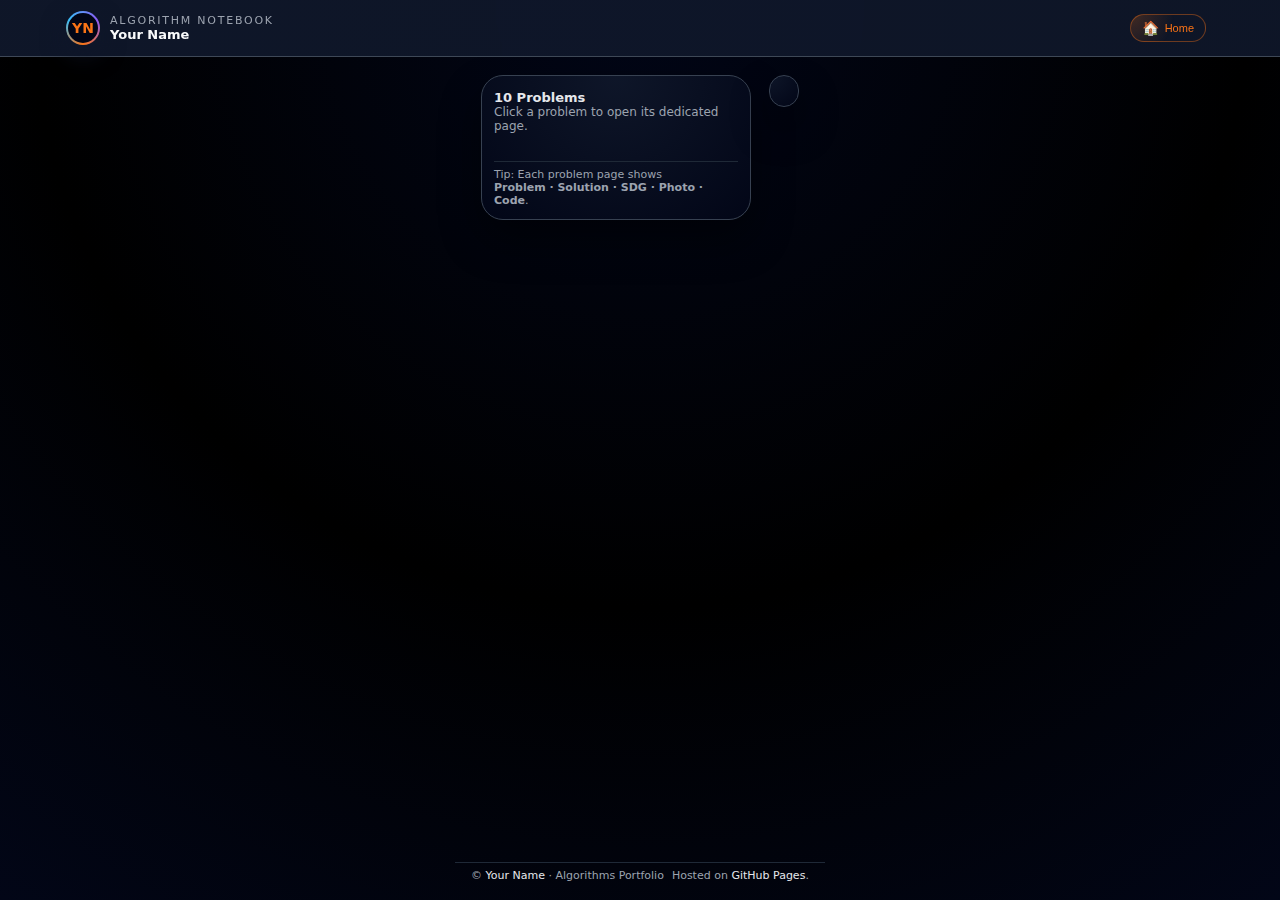
<file: prajwal.html>
<!DOCTYPE html>
<html lang="en">
<head>
  <meta charset="UTF-8" />
  <title>Algorithms Portfolio | Your Name</title>
  <meta name="viewport" content="width=device-width, initial-scale=1.0" />
  <style>
    :root {
      --bg: #020617;
      --bg-alt: #020617;
      --surface: #020617;
      --border-subtle: #1f2937;
      --border-strong: #374151;
      --accent: #f97316;
      --accent-soft: rgba(249, 115, 22, 0.16);
      --text: #f9fafb;
      --muted: #9ca3af;
      --radius-lg: 18px;
      --radius-xl: 22px;
      --shadow-soft: 0 20px 40px rgba(0, 0, 0, 0.45);
      --font-sans: system-ui, -apple-system, BlinkMacSystemFont, "Segoe UI", sans-serif;
      --font-mono: "Fira Code", Consolas, Menlo, monospace;
    }

    * {
      box-sizing: border-box;
    }

    body {
      margin: 0;
      font-family: var(--font-sans);
      background: radial-gradient(circle at top, #020617 0, #000000 55%, #020617 100%);
      color: var(--text);
      -webkit-font-smoothing: antialiased;
    }

    a {
      color: var(--accent);
      text-decoration: none;
    }
    a:hover {
      text-decoration: underline;
    }

    .app {
      min-height: 100vh;
      display: flex;
      flex-direction: column;
    }

    header {
      position: sticky;
      top: 0;
      z-index: 20;
      backdrop-filter: blur(18px);
      background: linear-gradient(to right, rgba(15,23,42,0.96), rgba(15,23,42,0.92));
      border-bottom: 1px solid rgba(75, 85, 99, 0.8);
    }

    .nav {
      max-width: 1180px;
      margin: 0 auto;
      padding: 10px 16px;
      display: flex;
      align-items: center;
      justify-content: space-between;
      gap: 10px;
    }

    .nav-left {
      display: flex;
      align-items: center;
      gap: 10px;
    }

    .logo-circle {
      width: 34px;
      height: 34px;
      border-radius: 999px;
      background: conic-gradient(from 180deg, #f97316, #38bdf8, #8b5cf6, #f97316);
      padding: 2px;
      box-shadow: 0 10px 25px rgba(15, 23, 42, 0.8);
    }

    .logo-inner {
      width: 100%;
      height: 100%;
      border-radius: inherit;
      background: #020617;
      display: flex;
      align-items: center;
      justify-content: center;
      font-weight: 700;
      font-size: 14px;
      color: var(--accent);
    }

    .nav-title {
      display: flex;
      flex-direction: column;
      font-size: 13px;
    }

    .nav-title span:first-child {
      letter-spacing: 0.16em;
      text-transform: uppercase;
      color: var(--muted);
      font-size: 11px;
    }

    .nav-title span:last-child {
      font-weight: 600;
    }

    .nav-links {
      display: flex;
      align-items: center;
      gap: 10px;
      font-size: 12px;
      color: var(--muted);
    }

    .nav-links a {
      padding: 4px 8px;
      border-radius: 999px;
      color: var(--muted);
    }

    .nav-links a:hover {
      background: rgba(30, 64, 175, 0.25);
      color: var(--text);
      text-decoration: none;
    }

    .nav-pill {
      border-radius: 999px;
      border: 1px solid rgba(249, 115, 22, 0.4);
      padding: 5px 11px;
      display: inline-flex;
      align-items: center;
      gap: 6px;
      background: radial-gradient(circle at 0 0, rgba(249, 115, 22, 0.22), transparent 55%);
      font-size: 11px;
      color: var(--accent);
      cursor: pointer;
    }

    .nav-pill span.icon {
      font-size: 14px;
    }

    main {
      flex: 1;
      max-width: 1180px;
      margin: 0 auto;
      padding: 18px 16px 40px;
      display: grid;
      grid-template-columns: 270px minmax(0, 1fr);
      gap: 18px;
      align-items: flex-start;
    }

    /* Sidebar */
    .sidebar {
      border-radius: var(--radius-xl);
      background: radial-gradient(circle at top, rgba(15,23,42,0.95), #020617);
      border: 1px solid var(--border-strong);
      box-shadow: var(--shadow-soft);
      padding: 14px 12px 12px;
      display: flex;
      flex-direction: column;
      gap: 10px;
    }

    .sidebar-header {
      font-size: 12px;
      color: var(--muted);
    }

    .sidebar-header strong {
      color: #e5e7eb;
      font-size: 13px;
    }

    .problem-list {
      list-style: none;
      padding: 0;
      margin: 4px 0 0;
      display: flex;
      flex-direction: column;
      gap: 5px;
      max-height: 480px;
      overflow: auto;
      scrollbar-width: thin;
      scrollbar-color: #4b5563 transparent;
    }

    .problem-list::-webkit-scrollbar {
      width: 5px;
    }
    .problem-list::-webkit-scrollbar-thumb {
      background: #4b5563;
      border-radius: 999px;
    }

    .problem-item {
      border-radius: 12px;
      border: 1px solid var(--border-subtle);
      background: rgba(15,23,42,0.92);
      padding: 7px 8px;
      font-size: 12px;
      color: var(--muted);
      cursor: pointer;
      display: flex;
      justify-content: space-between;
      gap: 6px;
      align-items: center;
      transition: border 0.12s, background 0.12s, transform 0.08s;
    }

    .problem-item:hover {
      border-color: rgba(96, 165, 250, 0.9);
      background: rgba(15, 23, 42, 1);
      transform: translateY(-1px);
    }

    .problem-item.active {
      border-color: var(--accent);
      background: rgba(15, 23, 42, 1);
      color: #e5e7eb;
    }

    .problem-name {
      flex: 1;
    }

    .problem-tag {
      font-size: 10px;
      padding: 2px 6px;
      border-radius: 999px;
      border: 1px solid rgba(148, 163, 184, 0.7);
      color: var(--muted);
      white-space: nowrap;
    }

    .sidebar-footer {
      margin-top: 4px;
      font-size: 11px;
      color: var(--muted);
      border-top: 1px solid var(--border-subtle);
      padding-top: 6px;
    }

    /* Main problem view */
    .problem-view {
      border-radius: var(--radius-xl);
      background: radial-gradient(circle at top left, rgba(15,23,42,0.95), #020617);
      border: 1px solid var(--border-strong);
      box-shadow: var(--shadow-soft);
      padding: 14px 14px 16px;
      display: flex;
      flex-direction: column;
      gap: 12px;
    }

    .crumbs {
      font-size: 11px;
      color: var(--muted);
    }

    .crumbs span {
      color: #e5e7eb;
    }

    .problem-header-main {
      display: flex;
      justify-content: space-between;
      align-items: flex-start;
      gap: 8px;
    }

    .problem-title-block {
      display: flex;
      flex-direction: column;
      gap: 3px;
    }

    .problem-id-pill {
      display: inline-flex;
      align-items: center;
      gap: 4px;
      padding: 2px 7px;
      border-radius: 999px;
      border: 1px solid rgba(148, 163, 184, 0.7);
      font-size: 11px;
      color: var(--muted);
    }

    .problem-title-block h1 {
      font-size: 20px;
      margin: 0;
    }

    .problem-meta-row {
      display: flex;
      flex-wrap: wrap;
      gap: 7px;
      font-size: 11px;
      color: var(--muted);
    }

    .problem-meta-row strong {
      color: #e5e7eb;
      font-weight: 500;
    }

    .algo-chip {
      padding: 3px 8px;
      border-radius: 999px;
      border: 1px solid rgba(96, 165, 250, 0.9);
      font-size: 11px;
      color: #bfdbfe;
      background: rgba(15, 23, 42, 0.96);
    }

    .sdg-chips {
      display: flex;
      flex-wrap: wrap;
      gap: 6px;
      margin-top: 3px;
    }

    .sdg-chip {
      font-size: 10px;
      padding: 2px 8px;
      border-radius: 999px;
      border: 1px solid rgba(45, 212, 191, 0.8);
      background: rgba(15, 23, 42, 0.98);
      color: #a7f3d0;
    }

    .problem-actions-main {
      display: flex;
      flex-wrap: wrap;
      gap: 8px;
    }

    .btn-sm {
      border-radius: 999px;
      border: 1px solid rgba(148, 163, 184, 0.8);
      padding: 5px 10px;
      font-size: 11px;
      color: var(--muted);
      background: rgba(15, 23, 42, 0.9);
      cursor: pointer;
      display: inline-flex;
      align-items: center;
      gap: 5px;
    }

    .btn-sm:hover {
      background: rgba(15, 23, 42, 1);
      color: #e5e7eb;
    }

    .content-grid {
      display: grid;
      grid-template-columns: minmax(0, 1fr);
      gap: 12px;
      align-items: stretch;
    }

    .card {
      border-radius: var(--radius-lg);
      border: 1px solid var(--border-subtle);
      background: rgba(15, 23, 42, 0.98);
      padding: 10px 10px 9px;
      font-size: 13px;
      color: var(--muted);
      display: flex;
      flex-direction: column;
      gap: 6px;
    }

    .card-header {
      font-size: 12px;
      text-transform: uppercase;
      letter-spacing: 0.14em;
      color: var(--muted);
      display: flex;
      justify-content: space-between;
      align-items: center;
    }

    .card-header span.label {
      font-weight: 500;
      color: #e5e7eb;
      text-transform: none;
      letter-spacing: 0;
      font-size: 12px;
    }

    .card-body {
      font-size: 12px;
      line-height: 1.55;
    }

    .code-card {
      font-family: var(--font-mono);
    }

    pre {
      margin: 4px 0 0;
      font-family: var(--font-mono);
      font-size: 11px;
      white-space: pre-wrap;
      word-wrap: break-word;
      max-height: 260px;
      overflow: auto;
      scrollbar-width: thin;
      scrollbar-color: #4b5563 transparent;
    }

    pre::-webkit-scrollbar {
      width: 5px;
    }
    pre::-webkit-scrollbar-thumb {
      background: #4b5563;
      border-radius: 999px;
    }

    .photo-wrapper {
      position: relative;
      border-radius: 14px;
      overflow: hidden;
      border: 1px solid rgba(75, 85, 99, 0.9);
      min-height: 150px;
      background: radial-gradient(circle at top, rgba(15,23,42,0.95), #020617);
    }

    .photo-wrapper img {
      position: absolute;
      inset: 0;
      width: 100%;
      height: 100%;
      object-fit: cover;
      opacity: 0.9;
    }

    .photo-overlay {
      position: relative;
      padding: 8px 8px 6px;
      background: linear-gradient(to top, rgba(2,6,23,0.96), transparent 70%);
      font-size: 11px;
      color: #e5e7eb;
      display: flex;
      justify-content: space-between;
      align-items: flex-end;
      gap: 6px;
      margin-top: auto;
    }

    .photo-caption-sub {
      color: var(--muted);
      font-size: 10px;
    }

    .photo-tag {
      font-size: 10px;
      padding: 3px 7px;
      border-radius: 999px;
      border: 1px solid rgba(148, 163, 184, 0.9);
      background: rgba(15,23,42,0.96);
      color: var(--muted);
      white-space: nowrap;
    }

    .hidden {
      display: none;
    }

    footer {
      max-width: 1180px;
      margin: 0 auto;
      padding: 6px 16px 18px;
      border-top: 1px solid var(--border-subtle);
      font-size: 11px;
      color: var(--muted);
      display: flex;
      justify-content: space-between;
      gap: 8px;
    }

    footer span.highlight {
      color: #e5e7eb;
    }

    @media (max-width: 900px) {
      main {
        grid-template-columns: minmax(0,1fr);
      }
      .sidebar {
        order: -1;
      }
    }

    @media (max-width: 640px) {
      .content-grid {
        grid-template-columns: minmax(0, 1fr);
      }
      .nav-links {
        display: none;
      }
    }
  </style>
</head>
<body>
<div class="app">
  <header>
    <div class="nav">
      <div class="nav-left">
        <div class="logo-circle">
          <div class="logo-inner">YN</div>
        </div>
        <div class="nav-title">
          <span>Algorithm Notebook</span>
          <span>Your Name</span>
        </div>
      </div>
      <div class="nav-links">
        <a href="https://prajwalbiradar2006.github.io/citydesignproject.github.io/#">
        <button class="nav-pill" id="glowToggle">
          <span class="icon">🏠</span>
          <span>Home</span>
        </button>
        </a>
      </div>
    </div>
  </header>

  <main>
    <!-- SIDEBAR -->
    <aside class="sidebar">
      <div class="sidebar-header">
        <strong>10 Problems</strong><br />
        Click a problem to open its dedicated page.
      </div>
      <ul class="problem-list" id="problemList">
        <!-- Filled by JS -->
      </ul>
      <div class="sidebar-footer">
        Tip: Each problem page shows<br />
        <strong>Problem · Solution · SDG · Photo · Code</strong>.
      </div>
    </aside>

    <!-- MAIN PROBLEM VIEW -->
    <section class="problem-view" id="problemView">
      <!-- Filled by JS -->
    </section>
  </main>

  <footer>
    <span>© <span class="highlight">Your Name</span> · Algorithms Portfolio</span>
    <span>Hosted on <span class="highlight">GitHub Pages</span>.</span>
  </footer>
</div>

<script>
  // ==== DATA: 10 PROBLEMS ====
  const problems = [
   {
      id: 1,
      number: 1,
      title: "Waste Recycling & Management Center",
      categoryTag: "",
      shortTag: "merge+dijkstra",
      time: "O(n)",
      space: "O(n)",
      algorithm: "Merge Sort,Dijkstra’s",
      sdgs: [
        "SDG 11 – Sustainable Cities & Communities Reduces waste in the city and improves cleanliness.",
        "SDG 12 – Responsible Consumption & Production Promotes recycling and proper waste management.",
        "SDG 13 – Climate Action Reduces pollution and carbon emissions.",
      ],
      problemText:
        "A recycling center receives mixed waste from different households—plastic, metal, paper, glass, and organic materials. Before recycling, the waste must be organized properly, and trucks must follow efficient routes to collect waste from various parts of the city.",
      solutionText: "To make the recycling process efficient, the waste must first be sorted based on its type or importance. Then, garbage trucks should collect waste using the shortest possible route so that fuel and time are saved. This reduces operational cost and helps the environment.",
      code: `merge sort
      void mergeSort(vector<int>& a, int l, int r) {
    if (l >= r) return;

    int m = (l + r) / 2;
    mergeSort(a, l, m);
    mergeSort(a, m + 1, r);

    vector<int> t;
    int i = l, j = m + 1;

    while (i <= m && j <= r)
        t.push_back(a[i] < a[j] ? a[i++] : a[j++]);

    while (i <= m) t.push_back(a[i++]);
    while (j <= r) t.push_back(a[j++]);

    for (int k = 0; k < t.size(); k++)
        a[l + k] = t[k];
}

Dijkstra
vector<int> dijkstra(vector<vector<int>>& g, int src) {
    int n = g.size();
    vector<int> dist(n, INT_MAX), vis(n, 0);
    dist[src] = 0;

    for (int i = 0; i < n; i++) {
        int u = -1;
        for (int j = 0; j < n; j++)
            if (!vis[j] && (u == -1 || dist[j] < dist[u]))
                u = j;

        vis[u] = 1;

        for (int v = 0; v < n; v++)
            if (g[u][v] && dist[u] + g[u][v] < dist[v])
                dist[v] = dist[u] + g[u][v];
    }

    return dist;  
}
`,
 
    },
    {
      id: 2,
      number: 2,
      title: "Public Transport Management System",
      categoryTag: "",
      shortTag: "Dijkstra’s+Floyd–Warshall",
      time: "O(n log n)",
      space: "O(n)",
      algorithm: "Dijkstra’s+Floyd–Warshall",
      sdgs: [
        "SDG 9 – Industry, Innovation & Infrastructure Improves transport infrastructure using technology.",
        "SDG 11 – Sustainable Cities & Communities Promotes efficient and eco-friendly public transport.",
        "SDG 13 – Climate Action Reduces carbon emissions through better mobility.",
      ],
      problemText:
        "Modern cities need a transport system that tells passengers which bus to take, what the best route is, and how long the journey will take. Managing hundreds of buses and stops manually becomes very difficult.",
      solutionText:
        "The system must calculate the fastest route between stops and also maintain a table of travel times between every pair of locations for planning schedules. This helps passengers receive accurate real-time information.",
      
       Dijkstra’s 
        `vector<int> dijkstra(vector<vector<int>>& g, int src) {
    int n = g.size();
    vector<int> dist(n, INT_MAX), vis(n, 0);
    dist[src] = 0;

    for (int i = 0; i < n; i++) {
        int u = -1;
        for (int j = 0; j < n; j++)
            if (!vis[j] && (u == -1 || dist[j] < dist[u]))
                u = j;

        vis[u] = 1;

        for (int v = 0; v < n; v++)
            if (g[u][v] && dist[u] + g[u][v] < dist[v])
                dist[v] = dist[u] + g[u][v];
    }

    return dist;  
}
Floyd–Warshall
void floydWarshall(vector<vector<int>>& d) {
    int n = d.size();
    for (int k = 0; k < n; k++)
        for (int i = 0; i < n; i++)
            for (int j = 0; j < n; j++)
                d[i][j] = min(d[i][j], d[i][k] + d[k][j]);
}
`,
 
    },
    {
      id: "3",
      number: 3,
      title: "Smart Water Supply & Purification Unit",
      categoryTag: "",
      shortTag: "Prim’s+AVL Tree",
      time: "O(log n)",
      space: "O(1)",
      algorithm: "Prim’s+AVL Tree",
      sdgs: [
        "SDG 6 – Clean Water & Sanitation Ensures safe water supply and efficient usage.",
        "SDG 9 – Industry, Innovation & Infrastructure Builds smart pipeline and distribution systems.",
        "SDG 11 – Sustainable Cities & Communities Supports sustainable water management.",
      ],
      problemText:
        "Water needs to be delivered from purification units to homes and public places. If the pipeline layout is not optimized, a lot of money is wasted. Also, every household’s water usage must be recorded quickly and accurately.",
      solutionText:
        "The city pipeline network should be built using the cheapest possible layout. At the same time, water usage data needs to be stored in a structure that allows fast insertions and quick lookups.",
      
       `Prim’s
       vector<int> prim(vector<vector<int>>& g) {
    int n = g.size();
    vector<int> key(n, INT_MAX), used(n, 0), parent(n, -1);
    key[0] = 0;

    for (int i = 0; i < n - 1; i++) {
        int u = -1;
        for (int v = 0; v < n; v++)
            if (!used[v] && (u == -1 || key[v] < key[u]))
                u = v;

        used[u] = 1;

        for (int v = 0; v < n; v++)
            if (g[u][v] && !used[v] && g[u][v] < key[v]) {
                key[v] = g[u][v];
                parent[v] = u;
            }
    }
    return parent;  
}
AVL Tree
struct Node {
    int v, h;
    Node *l, *r;
    Node(int x) : v(x), h(1), l(NULL), r(NULL) {}
};

int h(Node* n) { return n ? n->h : 0; }

Node* rotR(Node* y) {
    Node* x = y->l;
    y->l = x->r;
    x->r = y;
    y->h = max(h(y->l), h(y->r)) + 1;
    x->h = max(h(x->l), h(x->r)) + 1;
    return x;
}

Node* rotL(Node* x) {
    Node* y = x->r;
    x->r = y->l;
    y->l = x;
    x->h = max(h(x->l), h(x->r)) + 1;
    y->h = max(h(y->l), h(y->r)) + 1;
    return y;
}

Node* insertAVL(Node* n, int v) {
    if (!n) return new Node(v);

    if (v < n->v) n->l = insertAVL(n->l, v);
    else n->r = insertAVL(n->r, v);

    n->h = max(h(n->l), h(n->r)) + 1;

    int bal = h(n->l) - h(n->r);

    if (bal > 1 && v < n->l->v) return rotR(n);
    if (bal < -1 && v > n->r->v) return rotL(n);
    if (bal > 1 && v > n->l->v) {
        n->l = rotL(n->l);
        return rotR(n);
    }
    if (bal < -1 && v < n->r->v) {
        n->r = rotR(n->r);
        return rotL(n);
    }

    return n;
}
`,
 
    },
    {
      id: "4",
      number: 4,
      title: "Renewable Energy Company (Solar/Wind Solutions)",
      categoryTag: "",
      shortTag: "Kruskal’s+Merge",
      time: "O((V+E) log V) using a heap",
      space: "O(V)",
      algorithm: "Kruskal’s+Merge",
      sdgs: [
        "SDG 7 – Affordable & Clean Energy Promotes clean and renewable energy sources.",
        "SDG 9 – Industry, Innovation & Infrastructure Builds efficient green energy networks.",
        "SDG 13 – Climate Action Reduces dependence on fossil fuels.",
      ],
      problemText:
        "Solar panels and windmills must be connected through cables. If cables are placed inefficiently, the overall installation becomes expensive. Also, customers must be managed based on their energy usage.",
      solutionText:
        "To reduce installation costs, the system must find the cheapest way to connect energy units. Customer usage information can then be sorted to plan maintenance, bills, or upgrades.",
     `Kruskal’s
     struct Edge { int u, v, w; };

int find(int x, vector<int>& p) {
    return p[x] == x ? x : p[x] = find(p[x], p);
}

void unite(int a, int b, vector<int>& p) {
    a = find(a, p); b = find(b, p);
    if (a != b) p[b] = a;
}

vector<Edge> kruskal(vector<Edge>& e, int n) {
    sort(e.begin(), e.end(), [](auto& a, auto& b){ return a.w < b.w; });
    vector<int> p(n); iota(p.begin(), p.end(), 0);
    vector<Edge> mst;

    for (auto& x : e)
        if (find(x.u, p) != find(x.v, p)) {
            unite(x.u, x.v, p);
            mst.push_back(x);
        }

    return mst;
}
Merge
void mergeSort(vector<int>& a, int l, int r) {
    if (l >= r) return;

    int m = (l + r) / 2;
    mergeSort(a, l, m);
    mergeSort(a, m + 1, r);

    vector<int> t;
    int i = l, j = m + 1;

    while (i <= m && j <= r)
        t.push_back(a[i] < a[j] ? a[i++] : a[j++]);

    while (i <= m) t.push_back(a[i++]);
    while (j <= r) t.push_back(a[j++]);

    for (int k = 0; k < t.size(); k++)
        a[l + k] = t[k];
}

`,
 
    },
    {
      id: 5,
      number: 5,
      title: "Food Processing & Packaging Unit",
      categoryTag: "",
      shortTag: "Insertion+AVL Tree",
      time: "O(n)",
      space: "O(1)",
      algorithm: "Insertion+AVL Tree",
      sdgs: [
        "SDG 2 – Zero Hunger Reduces food wastage and improves food availability.",
        "SDG 12 – Responsible Consumption & Production Ensures efficient food management and processing.",
        "SDG 3 – Good Health & Well-being Ensures safe and fresh food handling.",
      ],
      problemText:
        "Food items like milk, grains, and fruits have expiry dates. The factory must ensure that items with earlier expiry dates are processed and sold first. Also, the inventory needs to be managed efficiently.",
      solutionText:
        "Food items are sorted by freshness so that older items are not wasted. Inventory must also be tracked using a structure that supports quick searching for any product.",
     
       `Insertion
       void insertionSort(vector<int>& a) {
    for (int i = 1; i < a.size(); i++) {
        int key = a[i], j = i - 1;
        while (j >= 0 && a[j] > key)
            a[j-- + 1] = a[j];
        a[j + 1] = key;
    }
}
AVL Tree
struct Node {
    int v, h;
    Node *l, *r;
    Node(int x) : v(x), h(1), l(NULL), r(NULL) {}
};

int h(Node* n) { return n ? n->h : 0; }

Node* rotR(Node* y) {
    Node* x = y->l;
    y->l = x->r;
    x->r = y;
    y->h = max(h(y->l), h(y->r)) + 1;
    x->h = max(h(x->l), h(x->r)) + 1;
    return x;
}

Node* rotL(Node* x) {
    Node* y = x->r;
    x->r = y->l;
    y->l = x;
    x->h = max(h(x->l), h(x->r)) + 1;
    y->h = max(h(y->l), h(y->r)) + 1;
    return y;
}

Node* insertAVL(Node* n, int v) {
    if (!n) return new Node(v);

    if (v < n->v) n->l = insertAVL(n->l, v);
    else n->r = insertAVL(n->r, v);

    n->h = max(h(n->l), h(n->r)) + 1;

    int bal = h(n->l) - h(n->r);

    if (bal > 1 && v < n->l->v) return rotR(n);
    if (bal < -1 && v > n->r->v) return rotL(n);
    if (bal > 1 && v > n->l->v) {
        n->l = rotL(n->l);
        return rotR(n);
    }
    if (bal < -1 && v < n->r->v) {
        n->r = rotR(n->r);
        return rotL(n);
    }

    return n;
}
`,
 
    },
    {
      id: 6,
      number: 6,
      title: "Co-working Space / Startup Hub",
      categoryTag: "",
      shortTag: "AVL Tree+Merge Sort",
      time: "O(V + E)",
      space: "O(V)",
      algorithm: "AVL Tree+Merge Sort",
      sdgs: [
        "SDG 8 – Decent Work & Economic Growth Encourages entrepreneurship and job creation.",
        "SDG 9 – Industry, Innovation & Infrastructure Creates an innovative and collaborative work environment.",
        "SDG 11 – Sustainable Cities & Communities Efficient use of shared space and resources.",
      ],
      problemText:
        "A co-working space has many seats, rooms, and time slots available for booking. Managing these bookings manually leads to confusion and double-booking.",
      solutionText:
        "A balanced tree can store all bookings in sorted order so that conflicts can be detected. Sorting time slots is also useful when generating daily usage reports.",
     
       `AVLTree
       struct Node {
    int v, h;
    Node *l, *r;
    Node(int x) : v(x), h(1), l(NULL), r(NULL) {}
};

int h(Node* n) { return n ? n->h : 0; }

Node* rotR(Node* y) {
    Node* x = y->l;
    y->l = x->r;
    x->r = y;
    y->h = max(h(y->l), h(y->r)) + 1;
    x->h = max(h(x->l), h(x->r)) + 1;
    return x;
}

Node* rotL(Node* x) {
    Node* y = x->r;
    x->r = y->l;
    y->l = x;
    x->h = max(h(x->l), h(x->r)) + 1;
    y->h = max(h(y->l), h(y->r)) + 1;
    return y;
}

Node* insertAVL(Node* n, int v) {
    if (!n) return new Node(v);

    if (v < n->v) n->l = insertAVL(n->l, v);
    else n->r = insertAVL(n->r, v);

    n->h = max(h(n->l), h(n->r)) + 1;

    int bal = h(n->l) - h(n->r);

    if (bal > 1 && v < n->l->v) return rotR(n);
    if (bal < -1 && v > n->r->v) return rotL(n);
    if (bal > 1 && v > n->l->v) {
        n->l = rotL(n->l);
        return rotR(n);
    }
    if (bal < -1 && v < n->r->v) {
        n->r = rotR(n->r);
        return rotL(n);
    }

    return n;
}
Merge Sort
void mergeSort(vector<int>& a, int l, int r) {
    if (l >= r) return;

    int m = (l + r) / 2;
    mergeSort(a, l, m);
    mergeSort(a, m + 1, r);

    vector<int> t;
    int i = l, j = m + 1;

    while (i <= m && j <= r)
        t.push_back(a[i] < a[j] ? a[i++] : a[j++]);

    while (i <= m) t.push_back(a[i++]);
    while (j <= r) t.push_back(a[j++]);

    for (int k = 0; k < t.size(); k++)
        a[l + k] = t[k];
}
`,
 
    },
    {
      id: 7,
      number: 7,
      title: "Construction & Infrastructure Services",
      categoryTag: "",
      shortTag: "Prim’s+Dijkstra’s",
      time: "O(V + E)",
      space: "O(V)",
      algorithm: "Prim’s+Dijkstra’s",
      sdgs: [
        "SDG 9 – Industry, Innovation & Infrastructure Builds robust and efficient infrastructure.",
        "SDG 11 – Sustainable Cities & Communities Supports planned, low-cost development.",
        "SDG 13 – Climate Action Reduces emissions through optimized routes and networks.",
      ],
      problemText:
        "Construction companies need to design roads, drainage networks, and pipelines at minimum cost. They also need to transport materials from one project site to another efficiently.",
      solutionText:
        "We can build the city’s infrastructure cost-effectively using an MST approach. For movement of vehicles and materials, shortest routes must be calculated.",
      
      `Prim’s
      vector<int> prim(vector<vector<int>>& g) {
    int n = g.size();
    vector<int> key(n, INT_MAX), used(n, 0), parent(n, -1);
    key[0] = 0;

    for (int i = 0; i < n - 1; i++) {
        int u = -1;
        for (int v = 0; v < n; v++)
            if (!used[v] && (u == -1 || key[v] < key[u]))
                u = v;

        used[u] = 1;

        for (int v = 0; v < n; v++)
            if (g[u][v] && !used[v] && g[u][v] < key[v]) {
                key[v] = g[u][v];
                parent[v] = u;
            }
    }
    return parent;  
}
Dijkstra’s
vector<int> dijkstra(vector<vector<int>>& g, int src) {
    int n = g.size();
    vector<int> dist(n, INT_MAX), vis(n, 0);
    dist[src] = 0;

    for (int i = 0; i < n; i++) {
        int u = -1;
        for (int j = 0; j < n; j++)
            if (!vis[j] && (u == -1 || dist[j] < dist[u]))
                u = j;

        vis[u] = 1;

        for (int v = 0; v < n; v++)
            if (g[u][v] && dist[u] + g[u][v] < dist[v])
                dist[v] = dist[u] + g[u][v];
    }

    return dist;  
}
`,
 
    },
    {
      id: "8",
      number: 8,
      title: "Emergency & Security Services Company",
      categoryTag: "",
      shortTag: "Dijkstra’s+Warshall’s",
      time: "O(n log n)",
      space: "O(n)",
      algorithm: "Dijkstra’s+Warshall’s",
      sdgs: [
        "SDG 3 – Good Health & Well-being Provides fast emergency response and saves lives.",
        "SDG 11 – Sustainable Cities & Communities Improves safety and disaster management.",
        "SDG 16 – Peace, Justice & Strong Institutions Enhances law enforcement and public security.",
      ],
      problemText:
        "Ambulances, fire trucks, and police vehicles must reach the destination immediately. The city also has different security zones that need to be monitored to know which areas are connected or isolated.",
      solutionText:
        "Shortest routes save lives during emergencies. Connectivity analysis helps identify vulnerable or unmonitored areas.",
     
      `Dijkstra’s
      vector<int> dijkstra(vector<vector<int>>& g, int src) {
    int n = g.size();
    vector<int> dist(n, INT_MAX), vis(n, 0);
    dist[src] = 0;

    for (int i = 0; i < n; i++) {
        int u = -1;
        for (int j = 0; j < n; j++)
            if (!vis[j] && (u == -1 || dist[j] < dist[u]))
                u = j;

        vis[u] = 1;

        for (int v = 0; v < n; v++)
            if (g[u][v] && dist[u] + g[u][v] < dist[v])
                dist[v] = dist[u] + g[u][v];
    }

    return dist;  
}
Warshall’s
void warshall(vector<vector<int>>& r) {
    int n = r.size();
    for (int k = 0; k < n; k++)
        for (int i = 0; i < n; i++)
            for (int j = 0; j < n; j++)
                r[i][j] = r[i][j] || (r[i][k] && r[k][j]);
}
`,
 
    },
    {
      id: 9,
      number: 9,
      title: "Online Delivery & Logistics Hub",
      categoryTag: "",
      shortTag: "Dijkstra’s+Merge",
      time: "O(n·W)",
      space: "O(W)",
      algorithm: "Dijkstra’s+Merge",
      sdgs: [
        "SDG 8 – Decent Work & Economic Growth Supports delivery businesses and job opportunities.",
        "SDG 9 – Industry, Innovation & Infrastructure Uses technology for efficient logistics.",
        "SDG 12 – Responsible Consumption & Production Optimizes delivery, reduces fuel waste.",
      ],
      problemText:
        "Packages must be delivered quickly and in proper order of priority. Delivery riders must follow the shortest routes to avoid delays and fuel waste.",
      solutionText:
        "Packages are sorted based on delivery time, and optimal routes are calculated to speed up delivery.", 
      ` Dijkstra’s
      vector<int> dijkstra(vector<vector<int>>& g, int src) {
    int n = g.size();
    vector<int> dist(n, INT_MAX), vis(n, 0);
    dist[src] = 0;

    for (int i = 0; i < n; i++) {
        int u = -1;
        for (int j = 0; j < n; j++)
            if (!vis[j] && (u == -1 || dist[j] < dist[u]))
                u = j;

        vis[u] = 1;

        for (int v = 0; v < n; v++)
            if (g[u][v] && dist[u] + g[u][v] < dist[v])
                dist[v] = dist[u] + g[u][v];
    }

    return dist;  
}
Merge
void mergeSort(vector<int>& a, int l, int r) {
    if (l >= r) return;

    int m = (l + r) / 2;
    mergeSort(a, l, m);
    mergeSort(a, m + 1, r);

    vector<int> t;
    int i = l, j = m + 1;

    while (i <= m && j <= r)
        t.push_back(a[i] < a[j] ? a[i++] : a[j++]);

    while (i <= m) t.push_back(a[i++]);
    while (j <= r) t.push_back(a[j++]);

    for (int k = 0; k < t.size(); k++)
        a[l + k] = t[k];
}
`,
 
    },
    {
      id: 10,
      number: 10,
      title: "Sports & Recreation Center",
      categoryTag: "",
      shortTag: "Merge Sort+Binary Tree",
      time: "≈O(α(n)) per op",
      space: "O(n)",
      algorithm: "Merge Sort+Binary Tree",
      sdgs: [
        "SDG 3 – Good Health & Well-being Promotes physical activity and healthy lifestyles.",
        "SDG 4 – Quality Education Provides training, coaching, and skill development.",
        "SDG 11 – Sustainable Cities & Communities Encourages community engagement through sports.",
      ],
      problemText:
        "Sports centers maintain player details, match scores, coaching information, and event schedules. Players must be ranked and sorted properly.",
      solutionText:
        "Players’ scores can be sorted to generate rankings. Member and event records can be stored in a tree for fast retrieval and updates.",
        ` MergeSort
        void mergeSort(vector<int>& a, int l, int r) {
    if (l >= r) return;

    int m = (l + r) / 2;
    mergeSort(a, l, m);
    mergeSort(a, m + 1, r);

    vector<int> t;
    int i = l, j = m + 1;

    while (i <= m && j <= r)
        t.push_back(a[i] < a[j] ? a[i++] : a[j++]);

    while (i <= m) t.push_back(a[i++]);
    while (j <= r) t.push_back(a[j++]);

    for (int k = 0; k < t.size(); k++)
        a[l + k] = t[k];
}
Binary Tre
struct Node {
    int data;
    Node* left;
    Node* right;
    Node(int x) : data(x), left(NULL), right(NULL) {}
};

Node* insert(Node* root, int x) {
    if (!root) return new Node(x);
    if (x < root->data) root->left = insert(root->left, x);
    else root->right = insert(root->right, x);
    return root;
}

bool search(Node* root, int x) {
    if (!root) return false;
    if (root->data == x) return true;
    return x < root->data ? search(root->left, x) : search(root->right, x);
}
`,
 
    }
  ];

  // ==== RENDER SIDEBAR ====
  const problemListEl = document.getElementById("problemList");
  function renderSidebar(activeId) {
    problemListEl.innerHTML = "";
    problems.forEach(p => {
      const li = document.createElement("li");
      li.className = "problem-item" + (p.id === activeId ? " active" : "");
      li.dataset.id = p.id;

      const left = document.createElement("div");
      left.className = "problem-name";
      left.textContent = `#${p.number} · ${p.title}`;

      const right = document.createElement("div");
      right.className = "problem-tag";
      right.textContent = p.shortTag;

      li.appendChild(left);
      li.appendChild(right);
      li.addEventListener("click", () => {
        setActiveProblem(p.id, true);
      });

      problemListEl.appendChild(li);
    });
  }

  // ==== RENDER MAIN PROBLEM PAGE ====
  const viewEl = document.getElementById("problemView");

  function renderProblem(problem) {
    const sdgHtml = problem.sdgs
      .map(s => `<span class="sdg-chip">${s}</span>`)
      .join("");

    viewEl.innerHTML = `
      <div class="crumbs">
        Algorithms / <span>Problem #${problem.number}</span>
      </div>

      <div class="problem-header-main">
        <div class="problem-title-block">
          <div class="problem-id-pill">
            <span>Problem #${problem.number}</span>
          </div>
          <h1>${problem.title}</h1>
          <div class="problem-meta-row">
            <span class="algo-chip">${problem.algorithm}</span>
            
            <span><strong>Time:</strong> ${problem.time}</span>
            <span><strong>Space:</strong> ${problem.space}</span>
          </div>
          <div class="sdg-chips">
            ${sdgHtml}
          </div>
        </div>

        
      </div>

      <div class="content-grid">
        <div class="card">
          <div class="card-header">
            <span>Problem &amp; Solution</span>
            <span class="label">Explanation</span>
          </div>
          <div class="card-body">
            <strong>Problem:</strong><br />
            <span>${problem.problemText}</span>
            <br /><br />
            <strong>High-level Solution:</strong><br />
            <span>${problem.solutionText}</span>
          </div>
        </div>

        

      <div class="card code-card">
        <div class="card-header">
          <span>Reference Code</span>
          <span class="label">JavaScript</span>
        </div>
        <div class="card-body">
          <pre id="codeBlock"><code>${problem.code}</code></pre>
        </div>
      </div>
      

      
    `;

    // Hook up copy & raw buttons
    const copyBtn = document.getElementById("copyCodeBtn");
    const rawBtn = document.getElementById("openRawBtn");
    const codeBlock = document.getElementById("codeBlock");

    if (copyBtn && codeBlock) {
      copyBtn.addEventListener("click", () => {
        const text = codeBlock.innerText;
        navigator.clipboard?.writeText(text).then(
          () => { copyBtn.textContent = "✅ Copied"; },
          () => { copyBtn.textContent = "⚠️ Failed"; }
        );
        setTimeout(() => (copyBtn.innerHTML = '<span>📋</span> Copy Code'), 1200);
      });
    }

    if (rawBtn && codeBlock) {
      rawBtn.addEventListener("click", () => {
        const w = window.open("", "_blank");
        if (!w) return;
        w.document.write("<pre>" + codeBlock.innerText.replace(/</g, "&lt;") + "</pre>");
        w.document.close();
      });
    }
  }

  // ==== ROUTING (HASH-BASED) ====
  function setActiveProblem(id, updateHash) {
    const problem = problems.find(p => p.id === id) || problems[0];
    renderSidebar(problem.id);
    renderProblem(problem);
    if (updateHash) {
      window.location.hash = "problem/" + problem.id;
    }
  }

  function getProblemIdFromHash() {
    const hash = window.location.hash || "";
    const match = hash.match(/problem\/([a-z0-9\-]+)/i);
    return match ? match[1] : null;
  }

  window.addEventListener("hashchange", () => {
    const id = getProblemIdFromHash();
    if (id) setActiveProblem(id, false);
  });

  // ==== GLOW TOGGLE ====
  const glowToggle = document.getElementById("glowToggle");
  let glowOn = true;
  glowToggle?.addEventListener("click", () => {
    document.body.style.filter = glowOn ? "saturate(0.9) brightness(0.95)" : "none";
    glowOn = !glowOn;
  });

  // ==== INITIALISE ====
  (function init() {
    const initialId = getProblemIdFromHash() || problems[0].id;
    setActiveProblem(initialId, true);
  })();
</script>
</body>
</html>
</file>
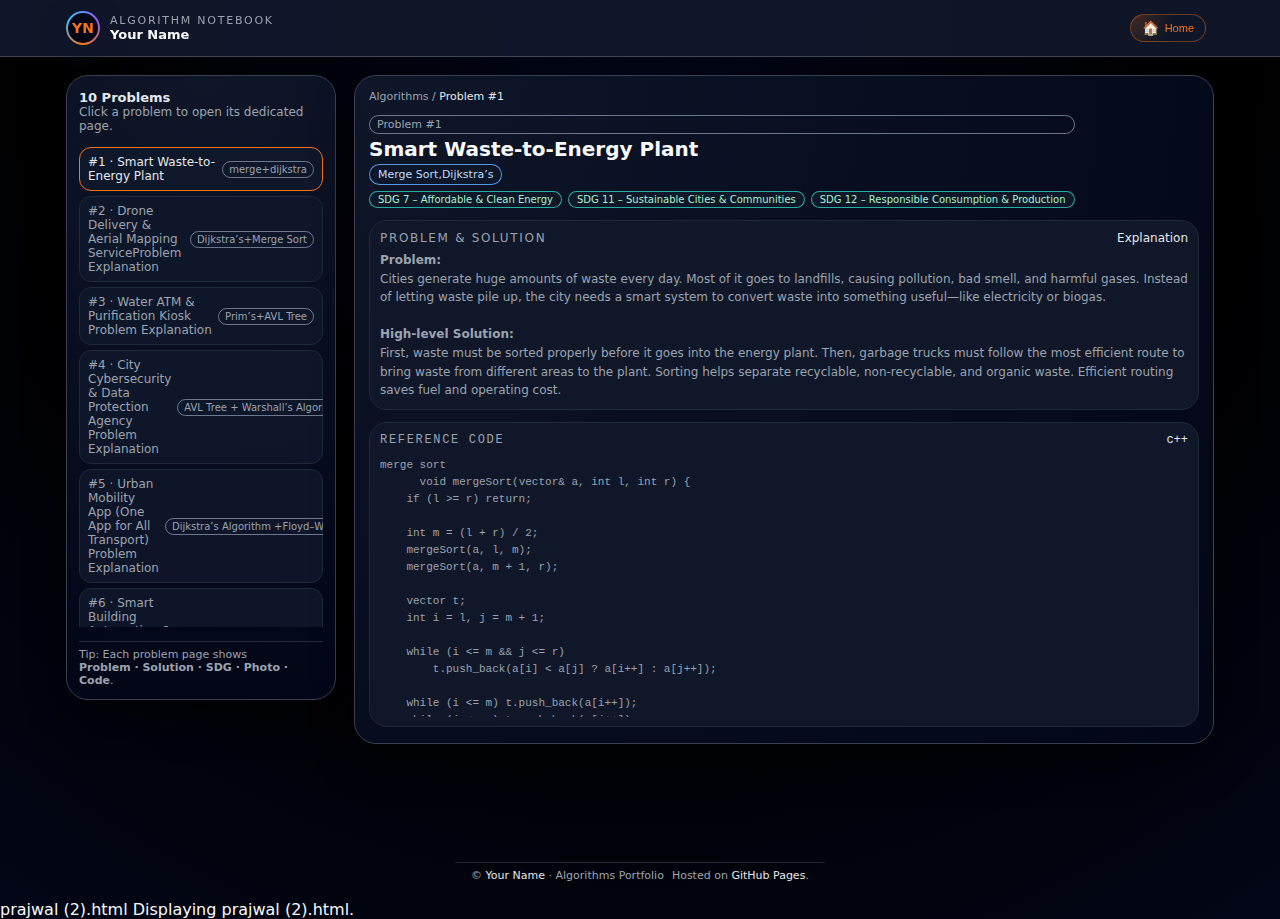
<file: prithvi.html>
<!DOCTYPE html>
<html lang="en">
<head>
  <meta charset="UTF-8" />
  <title>Algorithms Portfolio | Your Name</title>
  <meta name="viewport" content="width=device-width, initial-scale=1.0" />
  <style>
    :root {
      --bg: #020617;
      --bg-alt: #020617;
      --surface: #020617;
      --border-subtle: #1f2937;
      --border-strong: #374151;
      --accent: #f97316;
      --accent-soft: rgba(249, 115, 22, 0.16);
      --text: #f9fafb;
      --muted: #9ca3af;
      --radius-lg: 18px;
      --radius-xl: 22px;
      --shadow-soft: 0 20px 40px rgba(0, 0, 0, 0.45);
      --font-sans: system-ui, -apple-system, BlinkMacSystemFont, "Segoe UI", sans-serif;
      --font-mono: "Fira Code", Consolas, Menlo, monospace;
    }

    * {
      box-sizing: border-box;
    }

    body {
      margin: 0;
      font-family: var(--font-sans);
      background: radial-gradient(circle at top, #020617 0, #000000 55%, #020617 100%);
      color: var(--text);
      -webkit-font-smoothing: antialiased;
    }

    a {
      color: var(--accent);
      text-decoration: none;
    }
    a:hover {
      text-decoration: underline;
    }

    .app {
      min-height: 100vh;
      display: flex;
      flex-direction: column;
    }

    header {
      position: sticky;
      top: 0;
      z-index: 20;
      backdrop-filter: blur(18px);
      background: linear-gradient(to right, rgba(15,23,42,0.96), rgba(15,23,42,0.92));
      border-bottom: 1px solid rgba(75, 85, 99, 0.8);
    }

    .nav {
      max-width: 1180px;
      margin: 0 auto;
      padding: 10px 16px;
      display: flex;
      align-items: center;
      justify-content: space-between;
      gap: 10px;
    }

    .nav-left {
      display: flex;
      align-items: center;
      gap: 10px;
    }

    .logo-circle {
      width: 34px;
      height: 34px;
      border-radius: 999px;
      background: conic-gradient(from 180deg, #f97316, #38bdf8, #8b5cf6, #f97316);
      padding: 2px;
      box-shadow: 0 10px 25px rgba(15, 23, 42, 0.8);
    }

    .logo-inner {
      width: 100%;
      height: 100%;
      border-radius: inherit;
      background: #020617;
      display: flex;
      align-items: center;
      justify-content: center;
      font-weight: 700;
      font-size: 14px;
      color: var(--accent);
    }

    .nav-title {
      display: flex;
      flex-direction: column;
      font-size: 13px;
    }

    .nav-title span:first-child {
      letter-spacing: 0.16em;
      text-transform: uppercase;
      color: var(--muted);
      font-size: 11px;
    }

    .nav-title span:last-child {
      font-weight: 600;
    }

    .nav-links {
      display: flex;
      align-items: center;
      gap: 10px;
      font-size: 12px;
      color: var(--muted);
    }

    .nav-links a {
      padding: 4px 8px;
      border-radius: 999px;
      color: var(--muted);
    }

    .nav-links a:hover {
      background: rgba(30, 64, 175, 0.25);
      color: var(--text);
      text-decoration: none;
    }

    .nav-pill {
      border-radius: 999px;
      border: 1px solid rgba(249, 115, 22, 0.4);
      padding: 5px 11px;
      display: inline-flex;
      align-items: center;
      gap: 6px;
      background: radial-gradient(circle at 0 0, rgba(249, 115, 22, 0.22), transparent 55%);
      font-size: 11px;
      color: var(--accent);
      cursor: pointer;
    }

    .nav-pill span.icon {
      font-size: 14px;
    }

    main {
      flex: 1;
      max-width: 1180px;
      margin: 0 auto;
      padding: 18px 16px 40px;
      display: grid;
      grid-template-columns: 270px minmax(0, 1fr);
      gap: 18px;
      align-items: flex-start;
    }

    /* Sidebar */
    .sidebar {
      border-radius: var(--radius-xl);
      background: radial-gradient(circle at top, rgba(15,23,42,0.95), #020617);
      border: 1px solid var(--border-strong);
      box-shadow: var(--shadow-soft);
      padding: 14px 12px 12px;
      display: flex;
      flex-direction: column;
      gap: 10px;
    }

    .sidebar-header {
      font-size: 12px;
      color: var(--muted);
    }

    .sidebar-header strong {
      color: #e5e7eb;
      font-size: 13px;
    }

    .problem-list {
      list-style: none;
      padding: 0;
      margin: 4px 0 0;
      display: flex;
      flex-direction: column;
      gap: 5px;
      max-height: 480px;
      overflow: auto;
      scrollbar-width: thin;
      scrollbar-color: #4b5563 transparent;
    }

    .problem-list::-webkit-scrollbar {
      width: 5px;
    }
    .problem-list::-webkit-scrollbar-thumb {
      background: #4b5563;
      border-radius: 999px;
    }

    .problem-item {
      border-radius: 12px;
      border: 1px solid var(--border-subtle);
      background: rgba(15,23,42,0.92);
      padding: 7px 8px;
      font-size: 12px;
      color: var(--muted);
      cursor: pointer;
      display: flex;
      justify-content: space-between;
      gap: 6px;
      align-items: center;
      transition: border 0.12s, background 0.12s, transform 0.08s;
    }

    .problem-item:hover {
      border-color: rgba(96, 165, 250, 0.9);
      background: rgba(15, 23, 42, 1);
      transform: translateY(-1px);
    }

    .problem-item.active {
      border-color: var(--accent);
      background: rgba(15, 23, 42, 1);
      color: #e5e7eb;
    }

    .problem-name {
      flex: 1;
    }

    .problem-tag {
      font-size: 10px;
      padding: 2px 6px;
      border-radius: 999px;
      border: 1px solid rgba(148, 163, 184, 0.7);
      color: var(--muted);
      white-space: nowrap;
    }

    .sidebar-footer {
      margin-top: 4px;
      font-size: 11px;
      color: var(--muted);
      border-top: 1px solid var(--border-subtle);
      padding-top: 6px;
    }

    /* Main problem view */
    .problem-view {
      border-radius: var(--radius-xl);
      background: radial-gradient(circle at top left, rgba(15,23,42,0.95), #020617);
      border: 1px solid var(--border-strong);
      box-shadow: var(--shadow-soft);
      padding: 14px 14px 16px;
      display: flex;
      flex-direction: column;
      gap: 12px;
    }

    .crumbs {
      font-size: 11px;
      color: var(--muted);
    }

    .crumbs span {
      color: #e5e7eb;
    }

    .problem-header-main {
      display: flex;
      justify-content: space-between;
      align-items: flex-start;
      gap: 8px;
    }

    .problem-title-block {
      display: flex;
      flex-direction: column;
      gap: 3px;
    }

    .problem-id-pill {
      display: inline-flex;
      align-items: center;
      gap: 4px;
      padding: 2px 7px;
      border-radius: 999px;
      border: 1px solid rgba(148, 163, 184, 0.7);
      font-size: 11px;
      color: var(--muted);
    }

    .problem-title-block h1 {
      font-size: 20px;
      margin: 0;
    }

    .problem-meta-row {
      display: flex;
      flex-wrap: wrap;
      gap: 7px;
      font-size: 11px;
      color: var(--muted);
    }

    .problem-meta-row strong {
      color: #e5e7eb;
      font-weight: 500;
    }

    .algo-chip {
      padding: 3px 8px;
      border-radius: 999px;
      border: 1px solid rgba(96, 165, 250, 0.9);
      font-size: 11px;
      color: #bfdbfe;
      background: rgba(15, 23, 42, 0.96);
    }

    .sdg-chips {
      display: flex;
      flex-wrap: wrap;
      gap: 6px;
      margin-top: 3px;
    }

    .sdg-chip {
      font-size: 10px;
      padding: 2px 8px;
      border-radius: 999px;
      border: 1px solid rgba(45, 212, 191, 0.8);
      background: rgba(15, 23, 42, 0.98);
      color: #a7f3d0;
    }

    .problem-actions-main {
      display: flex;
      flex-wrap: wrap;
      gap: 8px;
    }

    .btn-sm {
      border-radius: 999px;
      border: 1px solid rgba(148, 163, 184, 0.8);
      padding: 5px 10px;
      font-size: 11px;
      color: var(--muted);
      background: rgba(15, 23, 42, 0.9);
      cursor: pointer;
      display: inline-flex;
      align-items: center;
      gap: 5px;
    }

    .btn-sm:hover {
      background: rgba(15, 23, 42, 1);
      color: #e5e7eb;
    }

    .content-grid {
      display: grid;
      grid-template-columns: minmax(0, 1fr);
      gap: 12px;
      align-items: stretch;
    }

    .card {
      border-radius: var(--radius-lg);
      border: 1px solid var(--border-subtle);
      background: rgba(15, 23, 42, 0.98);
      padding: 10px 10px 9px;
      font-size: 13px;
      color: var(--muted);
      display: flex;
      flex-direction: column;
      gap: 6px;
    }

    .card-header {
      font-size: 12px;
      text-transform: uppercase;
      letter-spacing: 0.14em;
      color: var(--muted);
      display: flex;
      justify-content: space-between;
      align-items: center;
    }

    .card-header span.label {
      font-weight: 500;
      color: #e5e7eb;
      text-transform: none;
      letter-spacing: 0;
      font-size: 12px;
    }

    .card-body {
      font-size: 12px;
      line-height: 1.55;
    }

    .code-card {
      font-family: var(--font-mono);
    }

    pre {
      margin: 4px 0 0;
      font-family: var(--font-mono);
      font-size: 11px;
      white-space: pre-wrap;
      word-wrap: break-word;
      max-height: 260px;
      overflow: auto;
      scrollbar-width: thin;
      scrollbar-color: #4b5563 transparent;
    }

    pre::-webkit-scrollbar {
      width: 5px;
    }
    pre::-webkit-scrollbar-thumb {
      background: #4b5563;
      border-radius: 999px;
    }

    .photo-wrapper {
      position: relative;
      border-radius: 14px;
      overflow: hidden;
      border: 1px solid rgba(75, 85, 99, 0.9);
      min-height: 150px;
      background: radial-gradient(circle at top, rgba(15,23,42,0.95), #020617);
    }

    .photo-wrapper img {
      position: absolute;
      inset: 0;
      width: 100%;
      height: 100%;
      object-fit: cover;
      opacity: 0.9;
    }

    .photo-overlay {
      position: relative;
      padding: 8px 8px 6px;
      background: linear-gradient(to top, rgba(2,6,23,0.96), transparent 70%);
      font-size: 11px;
      color: #e5e7eb;
      display: flex;
      justify-content: space-between;
      align-items: flex-end;
      gap: 6px;
      margin-top: auto;
    }

    .photo-caption-sub {
      color: var(--muted);
      font-size: 10px;
    }

    .photo-tag {
      font-size: 10px;
      padding: 3px 7px;
      border-radius: 999px;
      border: 1px solid rgba(148, 163, 184, 0.9);
      background: rgba(15,23,42,0.96);
      color: var(--muted);
      white-space: nowrap;
    }

    .hidden {
      display: none;
    }

    footer {
      max-width: 1180px;
      margin: 0 auto;
      padding: 6px 16px 18px;
      border-top: 1px solid var(--border-subtle);
      font-size: 11px;
      color: var(--muted);
      display: flex;
      justify-content: space-between;
      gap: 8px;
    }

    footer span.highlight {
      color: #e5e7eb;
    }

    @media (max-width: 900px) {
      main {
        grid-template-columns: minmax(0,1fr);
      }
      .sidebar {
        order: -1;
      }
    }

    @media (max-width: 640px) {
      .content-grid {
        grid-template-columns: minmax(0, 1fr);
      }
      .nav-links {
        display: none;
      }
    }
  </style>
</head>
<body>
<div class="app">
  <header>
    <div class="nav">
      <div class="nav-left">
        <div class="logo-circle">
          <div class="logo-inner">YN</div>
        </div>
        <div class="nav-title">
          <span>Algorithm Notebook</span>
          <span>Your Name</span>
        </div>
      </div>
      <div class="nav-links">
        <a href="https://prajwalbiradar2006.github.io/citydesignproject.github.io/#">
        <button class="nav-pill" id="glowToggle">
          <span class="icon">🏠</span>
          <span>Home</span>
        </button>
        </a>
      </div>
    </div>
  </header>

  <main>
    <!-- SIDEBAR -->
    <aside class="sidebar">
      <div class="sidebar-header">
        <strong>10 Problems</strong><br />
        Click a problem to open its dedicated page.
      </div>
      <ul class="problem-list" id="problemList">
        <!-- Filled by JS -->
      </ul>
      <div class="sidebar-footer">
        Tip: Each problem page shows<br />
        <strong>Problem · Solution · SDG · Photo · Code</strong>.
      </div>
    </aside>

    <!-- MAIN PROBLEM VIEW -->
    <section class="problem-view" id="problemView">
      <!-- Filled by JS -->
    </section>
  </main>

  <footer>
    <span>© <span class="highlight">Your Name</span> · Algorithms Portfolio</span>
    <span>Hosted on <span class="highlight">GitHub Pages</span>.</span>
  </footer>
</div>

<script>
  // ==== DATA: 10 PROBLEMS ====
  const problems = [
   {
      id: 1,
      number: 1,
      title: "Smart Waste-to-Energy Plant",
      categoryTag: "",
      shortTag: "merge+dijkstra",
      time: "O(n)",
      space: "O(n)",
      algorithm: "Merge Sort,Dijkstra’s",
      sdgs: [
        "SDG 7 – Affordable & Clean Energy",
        "SDG 11 – Sustainable Cities & Communities",
        "SDG 12 – Responsible Consumption & Production"
      ],
      problemText:
        "Cities generate huge amounts of waste every day. Most of it goes to landfills, causing pollution, bad smell, and harmful gases. Instead of letting waste pile up, the city needs a smart system to convert waste into something useful—like electricity or biogas.",
      solutionText: "First, waste must be sorted properly before it goes into the energy plant. Then, garbage trucks must follow the most efficient route to bring waste from different areas to the plant. Sorting helps separate recyclable, non-recyclable, and organic waste. Efficient routing saves fuel and operating cost.",
      code: `merge sort
      void mergeSort(vector<int>& a, int l, int r) {
    if (l >= r) return;

    int m = (l + r) / 2;
    mergeSort(a, l, m);
    mergeSort(a, m + 1, r);

    vector<int> t;
    int i = l, j = m + 1;

    while (i <= m && j <= r)
        t.push_back(a[i] < a[j] ? a[i++] : a[j++]);

    while (i <= m) t.push_back(a[i++]);
    while (j <= r) t.push_back(a[j++]);

    for (int k = 0; k < t.size(); k++)
        a[l + k] = t[k];
}

Dijkstra
vector<int> dijkstra(vector<vector<int>>& g, int src) {
    int n = g.size();
    vector<int> dist(n, INT_MAX), vis(n, 0);
    dist[src] = 0;

    for (int i = 0; i < n; i++) {
        int u = -1;
        for (int j = 0; j < n; j++)
            if (!vis[j] && (u == -1 || dist[j] < dist[u]))
                u = j;

        vis[u] = 1;

        for (int v = 0; v < n; v++)
            if (g[u][v] && dist[u] + g[u][v] < dist[v])
                dist[v] = dist[u] + g[u][v];
    }

    return dist;  
}
`,
 
    },
    {
      id: 2,
      number: 2,
      title: "Drone Delivery & Aerial Mapping ServiceProblem Explanation",
      categoryTag: "",
      shortTag: "Dijkstra’s+Merge Sort",
      time: "O(n log n)",
      space: "O(n)",
      algorithm: "Dijkstra’s+Merge Sort",
      sdgs: [
        "SDG 9 – Industry, Innovation & Infrastructure Improves transport infrastructure using technology",
        "SDG 11 – Sustainable Cities & Communities Promotes efficient and eco-friendly public transport",
        "SDG 13 – Climate Action Reduces carbon emissions through better mobility"
      ],
      problemText:
        "Delivering important items like medicines, parcels, or emergency supplies often takes too long due to traffic. Manual mapping of roads, farms, and construction sites is also slow and costly.",
      solutionText:
        "Drones must choose the fastest aerial route to reach destinations. They also need to plan efficient scanning paths for agricultural or construction mapping.",
      
       
        code:`Dijkstra’s 
        vector<int> dijkstra(vector<vector<int>>& g, int src) {
    int n = g.size();
    vector<int> dist(n, INT_MAX), vis(n, 0);
    dist[src] = 0;

    for (int i = 0; i < n; i++) {
        int u = -1;
        for (int j = 0; j < n; j++)
            if (!vis[j] && (u == -1 || dist[j] < dist[u]))
                u = j;

        vis[u] = 1;

        for (int v = 0; v < n; v++)
            if (g[u][v] && dist[u] + g[u][v] < dist[v])
                dist[v] = dist[u] + g[u][v];
    }

    return dist;  
}
void mergeSort(vector<int>& a, int l, int r) {
    if (l >= r) return;

    int m = (l + r) / 2;
    mergeSort(a, l, m);
    mergeSort(a, m + 1, r);

    vector<int> t;
    int i = l, j = m + 1;

    while (i <= m && j <= r)
        t.push_back(a[i] < a[j] ? a[i++] : a[j++]);

    while (i <= m) t.push_back(a[i++]);
    while (j <= r) t.push_back(a[j++]);

    for (int k = 0; k < t.size(); k++)
        a[l + k] = t[k];
}
`,
 
    },
    {
      id: "3",
      number: 3,
      title: "Water ATM & Purification Kiosk Problem Explanation",
      categoryTag: "",
      shortTag: "Prim’s+AVL Tree",
      time: "O(log n)",
      space: "O(1)",
      algorithm: "Prim’s+AVL Tree",
      sdgs: [
        "SDG 6 – Clean Water & Sanitation Ensures safe water supply and efficient usage",
        "SDG 9 – Industry, Innovation & Infrastructure Builds smart pipeline and distribution systems",
        "SDG 11 – Sustainable Cities & Communities Supports sustainable water management"
      ],
      problemText:
        "Many areas lack access to clean drinking water. People buy plastic water bottles, which adds waste. A smart kiosk that provides purified water 24/7 is needed.",
      solutionText:
        "Pipelines must be planned at minimum cost to supply water from purification units to kiosks. The system must maintain fast records of user transactions and refills.",
      
       code:`Prim’s
       vector<int> prim(vector<vector<int>>& g) {
    int n = g.size();
    vector<int> key(n, INT_MAX), used(n, 0), parent(n, -1);
    key[0] = 0;

    for (int i = 0; i < n - 1; i++) {
        int u = -1;
        for (int v = 0; v < n; v++)
            if (!used[v] && (u == -1 || key[v] < key[u]))
                u = v;

        used[u] = 1;

        for (int v = 0; v < n; v++)
            if (g[u][v] && !used[v] && g[u][v] < key[v]) {
                key[v] = g[u][v];
                parent[v] = u;
            }
    }
    return parent;  
}
AVL Tree
struct Node {
    int v, h;
    Node *l, *r;
    Node(int x) : v(x), h(1), l(NULL), r(NULL) {}
};

int h(Node* n) { return n ? n->h : 0; }

Node* rotR(Node* y) {
    Node* x = y->l;
    y->l = x->r;
    x->r = y;
    y->h = max(h(y->l), h(y->r)) + 1;
    x->h = max(h(x->l), h(x->r)) + 1;
    return x;
}

Node* rotL(Node* x) {
    Node* y = x->r;
    x->r = y->l;
    y->l = x;
    x->h = max(h(x->l), h(x->r)) + 1;
    y->h = max(h(y->l), h(y->r)) + 1;
    return y;
}

Node* insertAVL(Node* n, int v) {
    if (!n) return new Node(v);

    if (v < n->v) n->l = insertAVL(n->l, v);
    else n->r = insertAVL(n->r, v);

    n->h = max(h(n->l), h(n->r)) + 1;

    int bal = h(n->l) - h(n->r);

    if (bal > 1 && v < n->l->v) return rotR(n);
    if (bal < -1 && v > n->r->v) return rotL(n);
    if (bal > 1 && v > n->l->v) {
        n->l = rotL(n->l);
        return rotR(n);
    }
    if (bal < -1 && v < n->r->v) {
        n->r = rotR(n->r);
        return rotL(n);
    }

    return n;
}
`,
 
    },
    {
      id: "4",
      number: 4,
      title: "City Cybersecurity & Data Protection Agency Problem Explanation",
      categoryTag: "",
      shortTag: "AVL Tree + Warshall’s Algorithm",
      time: "O((V+E) log V) using a heap",
      space: "O(V)",
      algorithm: "AVL Tree + Warshall’s Algorithm",
      sdgs: [
        "SDG 11 – Sustainable Cities & Communities",
        "SDG 16 – Peace, Justice & Strong Institutions"
      ],
      problemText:
        "Smart cities use digital systems for electricity, water, transport, and citizen data. If any system is hacked, the entire city becomes unsafe. A cybersecurity unit is required to protect all data.",
      solutionText:
        "The unit must quickly look up logs, incidents, and user access data. It must also track the shortest communication paths in the network.",
     code:`AVL Tree
     struct Node {
    int v, h;
    Node *l, *r;
    Node(int x) : v(x), h(1), l(NULL), r(NULL) {}
};

int h(Node* n) { return n ? n->h : 0; }

Node* rotR(Node* y) {
    Node* x = y->l;
    y->l = x->r;
    x->r = y;
    y->h = max(h(y->l), h(y->r)) + 1;
    x->h = max(h(x->l), h(x->r)) + 1;
    return x;
}

Node* rotL(Node* x) {
    Node* y = x->r;
    x->r = y->l;
    y->l = x;
    x->h = max(h(x->l), h(x->r)) + 1;
    y->h = max(h(y->l), h(y->r)) + 1;
    return y;
}

Node* insertAVL(Node* n, int v) {
    if (!n) return new Node(v);

    if (v < n->v) n->l = insertAVL(n->l, v);
    else n->r = insertAVL(n->r, v);

    n->h = max(h(n->l), h(n->r)) + 1;

    int bal = h(n->l) - h(n->r);

    if (bal > 1 && v < n->l->v) return rotR(n);
    if (bal < -1 && v > n->r->v) return rotL(n);
    if (bal > 1 && v > n->l->v) {
        n->l = rotL(n->l);
        return rotR(n);
    }
    if (bal < -1 && v < n->r->v) {
        n->r = rotR(n->r);
        return rotL(n);
    }

    return n;
}
 Warshall’s Algorithm
void warshall(vector<vector<int>>& r) {
    int n = r.size();
    for (int k = 0; k < n; k++)
        for (int i = 0; i < n; i++)
            for (int j = 0; j < n; j++)
                r[i][j] = r[i][j] || (r[i][k] && r[k][j]);
}

`,
 
    },
    {
      id: 5,
      number: 5,
      title: "Urban Mobility App (One App for All Transport) Problem Explanation",
      categoryTag: "",
      shortTag: "Dijkstra’s Algorithm +Floyd–Warshal",
      time: "O(n)",
      space: "O(1)",
      algorithm: "Dijkstra’s Algorithm +Floyd–Warshal",
      sdgs: [
        "SDG 9 – Innovation & Infrastructure",
        "SDG 11 – Sustainable Cities & Communities"
      ],
      problemText:
        "People use separate apps for buses, autos, parking, and bike rentals. This creates confusion. One integrated mobility app is needed for smooth travel.",
      solutionText:
        "The app must find shortest travel paths between any two stops. It must also calculate all-pair travel times for planning schedules and predicting delays during peak hours.",
     code:
       `Dijkstra’s
      vector<int> dijkstra(vector<vector<int>>& g, int src) {
    int n = g.size();
    vector<int> dist(n, INT_MAX), vis(n, 0);
    dist[src] = 0;

    for (int i = 0; i < n; i++) {
        int u = -1;
        for (int j = 0; j < n; j++)
            if (!vis[j] && (u == -1 || dist[j] < dist[u]))
                u = j;

        vis[u] = 1;

        for (int v = 0; v < n; v++)
            if (g[u][v] && dist[u] + g[u][v] < dist[v])
                dist[v] = dist[u] + g[u][v];
    }

    return dist;  
}
Floyd–Warshall
void floydWarshall(vector<vector<int>>& d) {
    int n = d.size();
    for (int k = 0; k < n; k++)
        for (int i = 0; i < n; i++)
            for (int j = 0; j < n; j++)
                d[i][j] = min(d[i][j], d[i][k] + d[k][j]);
}
`,
 
    },
    {
      id: 6,
      number: 6,
      title: "Smart Building Automation & IoT Service Problem Explanation",
      categoryTag: "",
      shortTag: "AVL Tree+Merge Sort",
      time: "O(V + E)",
      space: "O(V)",
      algorithm: "AVL Tree+Merge Sort",
      sdgs: [
        "SDG 7 – Clean Energy",
        "SDG 9 – Industry, Innovation & Infrastructure Creates an innovative and collaborative work environment",
        "SDG 11 – Sustainable Cities & Communities Efficient use of shared space and resources"
      ],
      problemText:
        "Buildings need smart systems to control lights, doors, alarms, and energy consumption. Managing all these devices manually becomes difficult.",
      solutionText:
        "Sensor data and building commands must be stored and accessed quickly. Devices need to be sorted or prioritized based on alerts (like fire alarm > door sensor).",
     code:
       `AVLTree
       struct Node {
    int v, h;
    Node *l, *r;
    Node(int x) : v(x), h(1), l(NULL), r(NULL) {}
};

int h(Node* n) { return n ? n->h : 0; }

Node* rotR(Node* y) {
    Node* x = y->l;
    y->l = x->r;
    x->r = y;
    y->h = max(h(y->l), h(y->r)) + 1;
    x->h = max(h(x->l), h(x->r)) + 1;
    return x;
}

Node* rotL(Node* x) {
    Node* y = x->r;
    x->r = y->l;
    y->l = x;
    x->h = max(h(x->l), h(x->r)) + 1;
    y->h = max(h(y->l), h(y->r)) + 1;
    return y;
}

Node* insertAVL(Node* n, int v) {
    if (!n) return new Node(v);

    if (v < n->v) n->l = insertAVL(n->l, v);
    else n->r = insertAVL(n->r, v);

    n->h = max(h(n->l), h(n->r)) + 1;

    int bal = h(n->l) - h(n->r);

    if (bal > 1 && v < n->l->v) return rotR(n);
    if (bal < -1 && v > n->r->v) return rotL(n);
    if (bal > 1 && v > n->l->v) {
        n->l = rotL(n->l);
        return rotR(n);
    }
    if (bal < -1 && v < n->r->v) {
        n->r = rotR(n->r);
        return rotL(n);
    }

    return n;
}
Merge Sort
void mergeSort(vector<int>& a, int l, int r) {
    if (l >= r) return;

    int m = (l + r) / 2;
    mergeSort(a, l, m);
    mergeSort(a, m + 1, r);

    vector<int> t;
    int i = l, j = m + 1;

    while (i <= m && j <= r)
        t.push_back(a[i] < a[j] ? a[i++] : a[j++]);

    while (i <= m) t.push_back(a[i++]);
    while (j <= r) t.push_back(a[j++]);

    for (int k = 0; k < t.size(); k++)
        a[l + k] = t[k];
}
`,
 
    },
    {
      id: 7,
      number: 7,
      title: " Public Charging Kiosks for Mobiles & Laptops Problem Explanation",
      categoryTag: "",
      shortTag: "Prim’s+Merge Sort ",
      time: "O(V + E)",
      space: "O(V)",
      algorithm: "Prim’s+Dijkstra’s",
      sdgs: [
        "SDG 7 – Affordable & Clean Energy",
        "SDG 9 – Innovation & Infrastructure"
      ],
      problemText:
        "People in public places often run out of battery. Charging kiosks help students, travellers, and workers stay powered.",
      solutionText:
        "The kiosks need an efficient energy distribution network. It also needs to sort user logs or charging requests.",
      
      code:`Prim’s
      vector<int> prim(vector<vector<int>>& g) {
    int n = g.size();
    vector<int> key(n, INT_MAX), used(n, 0), parent(n, -1);
    key[0] = 0;

    for (int i = 0; i < n - 1; i++) {
        int u = -1;
        for (int v = 0; v < n; v++)
            if (!used[v] && (u == -1 || key[v] < key[u]))
                u = v;

        used[u] = 1;

        for (int v = 0; v < n; v++)
            if (g[u][v] && !used[v] && g[u][v] < key[v]) {
                key[v] = g[u][v];
                parent[v] = u;
            }
    }
    return parent;  
}
Merge Sort
void mergeSort(vector<int>& a, int l, int r) {
    if (l >= r) return;

    int m = (l + r) / 2;
    mergeSort(a, l, m);
    mergeSort(a, m + 1, r);

    vector<int> t;
    int i = l, j = m + 1;

    while (i <= m && j <= r)
        t.push_back(a[i] < a[j] ? a[i++] : a[j++]);

    while (i <= m) t.push_back(a[i++]);
    while (j <= r) t.push_back(a[j++]);

    for (int k = 0; k < t.size(); k++)
        a[l + k] = t[k];
}
`,
 
    },
    {
      id: "8",
      number: 8,
      title: "Smart Pet Care & Animal Tracking Service Problem Explanation",
      categoryTag: "",
      shortTag: "Dijkstra’s+Binary Tree ",
      time: "O(n log n)",
      space: "O(n)",
      algorithm: "Dijkstra’s+Warshall’s",
      sdgs: [
        "SDG 3 – Good Health & Well-being Provides fast emergency response and saves lives",
        "SDG 11 – Sustainable Cities & Communities Improves safety and disaster management"
      ],
      problemText:
        "Pets often get lost, and many owners can't track them. Pet vaccination and health records also need proper storage.",
      solutionText:
        "GPS signals need path calculations to track lost pets. Pet records must be quickly searchable.",
     
      code:`Dijkstra’s
      vector<int> dijkstra(vector<vector<int>>& g, int src) {
    int n = g.size();
    vector<int> dist(n, INT_MAX), vis(n, 0);
    dist[src] = 0;

    for (int i = 0; i < n; i++) {
        int u = -1;
        for (int j = 0; j < n; j++)
            if (!vis[j] && (u == -1 || dist[j] < dist[u]))
                u = j;

        vis[u] = 1;

        for (int v = 0; v < n; v++)
            if (g[u][v] && dist[u] + g[u][v] < dist[v])
                dist[v] = dist[u] + g[u][v];
    }

    return dist;  
}
Binary Tree 
struct Node {
    int data;
    Node* left;
    Node* right;
    Node(int x) : data(x), left(NULL), right(NULL) {}
};

Node* insert(Node* root, int x) {
    if (!root) return new Node(x);
    if (x < root->data) root->left = insert(root->left, x);
    else root->right = insert(root->right, x);
    return root;
}

bool search(Node* root, int x) {
    if (!root) return false;
    if (root->data == x) return true;
    return x < root->data ? search(root->left, x) : search(root->right, x);
}
`,
 
    },
    {
      id: 9,
      number: 9,
      title: " Skill Training & Innovation Lab (Tech + AI + Robotics) Problem Explanation",
      categoryTag: "",
      shortTag:" AVLTree+MergeSort",
      time: "O(n·W)",
      space: "O(W)",
      algorithm: "AVLTree+MergeSort",
      sdgs: [
         "SDG 4 – Quality Education",
        "SDG 8 – Decent Work & Economic Growth Supports delivery businesses and job opportunities",
        "SDG 9 – Industry, Innovation & Infrastructure Uses technology for efficient logistics"
      ],
      problemText:
        "Students need practical skills for jobs in AI, robotics, drones, and digital technologies. Training centers must manage student records and sort batches.",
      solutionText:
        "The system should maintain fast search for student data and sort learners based on performance or skill level.", 
      code:` AVL Tree
      struct Node {
    int v, h;
    Node *l, *r;
    Node(int x) : v(x), h(1), l(NULL), r(NULL) {}
};

int h(Node* n) { return n ? n->h : 0; }

Node* rotR(Node* y) {
    Node* x = y->l;
    y->l = x->r;
    x->r = y;
    y->h = max(h(y->l), h(y->r)) + 1;
    x->h = max(h(x->l), h(x->r)) + 1;
    return x;
}

Node* rotL(Node* x) {
    Node* y = x->r;
    x->r = y->l;
    y->l = x;
    x->h = max(h(x->l), h(x->r)) + 1;
    y->h = max(h(y->l), h(y->r)) + 1;
    return y;
}

Node* insertAVL(Node* n, int v) {
    if (!n) return new Node(v);

    if (v < n->v) n->l = insertAVL(n->l, v);
    else n->r = insertAVL(n->r, v);

    n->h = max(h(n->l), h(n->r)) + 1;

    int bal = h(n->l) - h(n->r);

    if (bal > 1 && v < n->l->v) return rotR(n);
    if (bal < -1 && v > n->r->v) return rotL(n);
    if (bal > 1 && v > n->l->v) {
        n->l = rotL(n->l);
        return rotR(n);
    }
    if (bal < -1 && v < n->r->v) {
        n->r = rotR(n->r);
        return rotL(n);
    }

    return n;
}
Merge
void mergeSort(vector<int>& a, int l, int r) {
    if (l >= r) return;

    int m = (l + r) / 2;
    mergeSort(a, l, m);
    mergeSort(a, m + 1, r);

    vector<int> t;
    int i = l, j = m + 1;

    while (i <= m && j <= r)
        t.push_back(a[i] < a[j] ? a[i++] : a[j++]);

    while (i <= m) t.push_back(a[i++]);
    while (j <= r) t.push_back(a[j++]);

    for (int k = 0; k < t.size(); k++)
        a[l + k] = t[k];
}
`,
 
    },
    {
      id: 10,
      number: 10,
      title: "Eco-Friendly Packaging & Recycling Store Problem Explanation",
      categoryTag: "",
      shortTag: "Insertion Sort+AVL Tree",
      time: "≈O(α(n)) per op",
      space: "O(n)",
      algorithm: "Insertion Sort+AVL Tree ",
      sdgs: [
        "SDG 11 – Sustainable Cities",
        "SDG 12 – Responsible Consumption & Production",
        "SDG 13 – Climate Action"
      ],
      problemText:
        "Daily plastic usage is increasing. People need an alternative that is eco-friendly. Also, plastic collection and coupon distribution require proper management.",
      solutionText:
        "Collected items must be sorted. The store also needs an efficient tracking system for customer returns and coupons.",
        code:` MergeSort
       void insertionSort(vector<int>& a) {
    for (int i = 1; i < a.size(); i++) {
        int key = a[i], j = i - 1;
        while (j >= 0 && a[j] > key)
            a[j-- + 1] = a[j];
        a[j + 1] = key;
    }
}
AVL Tre
struct Node {
    int v, h;
    Node *l, *r;
    Node(int x) : v(x), h(1), l(NULL), r(NULL) {}
};

int h(Node* n) { return n ? n->h : 0; }

Node* rotR(Node* y) {
    Node* x = y->l;
    y->l = x->r;
    x->r = y;
    y->h = max(h(y->l), h(y->r)) + 1;
    x->h = max(h(x->l), h(x->r)) + 1;
    return x;
}

Node* rotL(Node* x) {
    Node* y = x->r;
    x->r = y->l;
    y->l = x;
    x->h = max(h(x->l), h(x->r)) + 1;
    y->h = max(h(y->l), h(y->r)) + 1;
    return y;
}

Node* insertAVL(Node* n, int v) {
    if (!n) return new Node(v);

    if (v < n->v) n->l = insertAVL(n->l, v);
    else n->r = insertAVL(n->r, v);

    n->h = max(h(n->l), h(n->r)) + 1;

    int bal = h(n->l) - h(n->r);

    if (bal > 1 && v < n->l->v) return rotR(n);
    if (bal < -1 && v > n->r->v) return rotL(n);
    if (bal > 1 && v > n->l->v) {
        n->l = rotL(n->l);
        return rotR(n);
    }
    if (bal < -1 && v < n->r->v) {
        n->r = rotR(n->r);
        return rotL(n);
    }

    return n;
Insertion sort
}
void insertionSort(vector<int>& a) {
    for (int i = 1; i < a.size(); i++) {
        int key = a[i], j = i - 1;
        while (j >= 0 && a[j] > key)
            a[j-- + 1] = a[j];
        a[j + 1] = key;
    }
}
`,
 
    }
  ];

  // ==== RENDER SIDEBAR ====
  const problemListEl = document.getElementById("problemList");
  function renderSidebar(activeId) {
    problemListEl.innerHTML = "";
    problems.forEach(p => {
      const li = document.createElement("li");
      li.className = "problem-item" + (p.id === activeId ? " active" : "");
      li.dataset.id = p.id;

      const left = document.createElement("div");
      left.className = "problem-name";
      left.textContent = `#${p.number} · ${p.title}`;

      const right = document.createElement("div");
      right.className = "problem-tag";
      right.textContent = p.shortTag;

      li.appendChild(left);
      li.appendChild(right);
      li.addEventListener("click", () => {
        setActiveProblem(p.id, true);
      });

      problemListEl.appendChild(li);
    });
  }

  // ==== RENDER MAIN PROBLEM PAGE ====
  const viewEl = document.getElementById("problemView");

  function renderProblem(problem) {
    const sdgHtml = problem.sdgs
      .map(s => `<span class="sdg-chip">${s}</span>`)
      .join("");

    viewEl.innerHTML = `
      <div class="crumbs">
        Algorithms / <span>Problem #${problem.number}</span>
      </div>

      <div class="problem-header-main">
        <div class="problem-title-block">
          <div class="problem-id-pill">
            <span>Problem #${problem.number}</span>
          </div>
          <h1>${problem.title}</h1>
          <div class="problem-meta-row">
            <span class="algo-chip">${problem.algorithm}</span>
          </div>
          <div class="sdg-chips">
            ${sdgHtml}
          </div>
        </div>

        
      </div>

      <div class="content-grid">
        <div class="card">
          <div class="card-header">
            <span>Problem &amp; Solution</span>
            <span class="label">Explanation</span>
          </div>
          <div class="card-body">
            <strong>Problem:</strong><br />
            <span>${problem.problemText}</span>
            <br /><br />
            <strong>High-level Solution:</strong><br />
            <span>${problem.solutionText}</span>
          </div>
        </div>

        

      <div class="card code-card">
        <div class="card-header">
          <span>Reference Code</span>
          <span class="label">c++</span>
        </div>
        <div class="card-body">
          <pre id="codeBlock"><code>${problem.code}</code></pre>
        </div>
      </div>
      

      
    `;

    // Hook up copy & raw buttons
    const copyBtn = document.getElementById("copyCodeBtn");
    const rawBtn = document.getElementById("openRawBtn");
    const codeBlock = document.getElementById("codeBlock");

    if (copyBtn && codeBlock) {
      copyBtn.addEventListener("click", () => {
        const text = codeBlock.innerText;
        navigator.clipboard?.writeText(text).then(
          () => { copyBtn.textContent = "✅ Copied"; },
          () => { copyBtn.textContent = "⚠️ Failed"; }
        );
        setTimeout(() => (copyBtn.innerHTML = '<span>📋</span> Copy Code'), 1200);
      });
    }

    if (rawBtn && codeBlock) {
      rawBtn.addEventListener("click", () => {
        const w = window.open("", "_blank");
        if (!w) return;
        w.document.write("<pre>" + codeBlock.innerText.replace(/</g, "&lt;") + "</pre>");
        w.document.close();
      });
    }
  }

  // ==== ROUTING (HASH-BASED) ====
  function setActiveProblem(id, updateHash) {
    const problem = problems.find(p => p.id === id) || problems[0];
    renderSidebar(problem.id);
    renderProblem(problem);
    if (updateHash) {
      window.location.hash = "problem/" + problem.id;
    }
  }

  function getProblemIdFromHash() {
    const hash = window.location.hash || "";
    const match = hash.match(/problem\/([a-z0-9\-]+)/i);
    return match ? match[1] : null;
  }

  window.addEventListener("hashchange", () => {
    const id = getProblemIdFromHash();
    if (id) setActiveProblem(id, false);
  });

  // ==== GLOW TOGGLE ====
  const glowToggle = document.getElementById("glowToggle");
  let glowOn = true;
  glowToggle?.addEventListener("click", () => {
    document.body.style.filter = glowOn ? "saturate(0.9) brightness(0.95)" : "none";
    glowOn = !glowOn;
  });

  // ==== INITIALISE ====
  (function init() {
    const initialId = getProblemIdFromHash() || problems[0].id;
    setActiveProblem(initialId, true);
  })();
</script>
</body>
</html>
prajwal (2).html
Displaying prajwal (2).html.
</file>
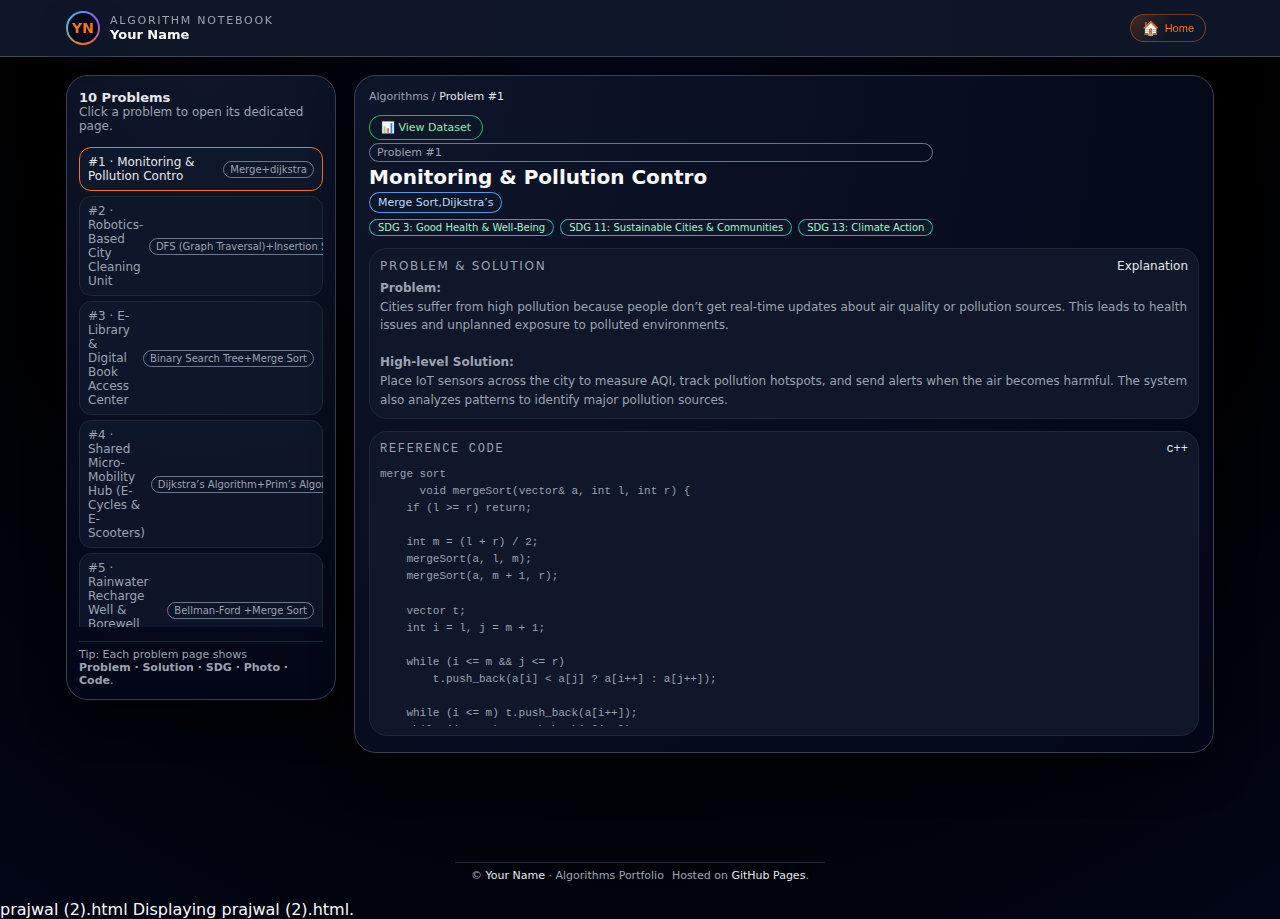
<file: samarth.html>
<!DOCTYPE html>
<html lang="en">
<head>
  <meta charset="UTF-8" />
  <title>Algorithms Portfolio | Your Name</title>
  <meta name="viewport" content="width=device-width, initial-scale=1.0" />
  <style>
    :root {
      --bg: #020617;
      --bg-alt: #020617;
      --surface: #020617;
      --border-subtle: #1f2937;
      --border-strong: #374151;
      --accent: #f97316;
      --accent-soft: rgba(249, 115, 22, 0.16);
      --text: #f9fafb;
      --muted: #9ca3af;
      --radius-lg: 18px;
      --radius-xl: 22px;
      --shadow-soft: 0 20px 40px rgba(0, 0, 0, 0.45);
      --font-sans: system-ui, -apple-system, BlinkMacSystemFont, "Segoe UI", sans-serif;
      --font-mono: "Fira Code", Consolas, Menlo, monospace;
    }

    * {
      box-sizing: border-box;
    }

    body {
      margin: 0;
      font-family: var(--font-sans);
      background: radial-gradient(circle at top, #020617 0, #000000 55%, #020617 100%);
      color: var(--text);
      -webkit-font-smoothing: antialiased;
    }

    a {
      color: var(--accent);
      text-decoration: none;
    }
    a:hover {
      text-decoration: underline;
    }

    .app {
      min-height: 100vh;
      display: flex;
      flex-direction: column;
    }

    header {
      position: sticky;
      top: 0;
      z-index: 20;
      backdrop-filter: blur(18px);
      background: linear-gradient(to right, rgba(15,23,42,0.96), rgba(15,23,42,0.92));
      border-bottom: 1px solid rgba(75, 85, 99, 0.8);
    }

    .nav {
      max-width: 1180px;
      margin: 0 auto;
      padding: 10px 16px;
      display: flex;
      align-items: center;
      justify-content: space-between;
      gap: 10px;
    }

    .nav-left {
      display: flex;
      align-items: center;
      gap: 10px;
    }

    .logo-circle {
      width: 34px;
      height: 34px;
      border-radius: 999px;
      background: conic-gradient(from 180deg, #f97316, #38bdf8, #8b5cf6, #f97316);
      padding: 2px;
      box-shadow: 0 10px 25px rgba(15, 23, 42, 0.8);
    }

    .logo-inner {
      width: 100%;
      height: 100%;
      border-radius: inherit;
      background: #020617;
      display: flex;
      align-items: center;
      justify-content: center;
      font-weight: 700;
      font-size: 14px;
      color: var(--accent);
    }

    .nav-title {
      display: flex;
      flex-direction: column;
      font-size: 13px;
    }

    .nav-title span:first-child {
      letter-spacing: 0.16em;
      text-transform: uppercase;
      color: var(--muted);
      font-size: 11px;
    }

    .nav-title span:last-child {
      font-weight: 600;
    }

    .nav-links {
      display: flex;
      align-items: center;
      gap: 10px;
      font-size: 12px;
      color: var(--muted);
    }

    .nav-links a {
      padding: 4px 8px;
      border-radius: 999px;
      color: var(--muted);
    }

    .nav-links a:hover {
      background: rgba(30, 64, 175, 0.25);
      color: var(--text);
      text-decoration: none;
    }

    .nav-pill {
      border-radius: 999px;
      border: 1px solid rgba(249, 115, 22, 0.4);
      padding: 5px 11px;
      display: inline-flex;
      align-items: center;
      gap: 6px;
      background: radial-gradient(circle at 0 0, rgba(249, 115, 22, 0.22), transparent 55%);
      font-size: 11px;
      color: var(--accent);
      cursor: pointer;
    }

    .nav-pill span.icon {
      font-size: 14px;
    }

    main {
      flex: 1;
      max-width: 1180px;
      margin: 0 auto;
      padding: 18px 16px 40px;
      display: grid;
      grid-template-columns: 270px minmax(0, 1fr);
      gap: 18px;
      align-items: flex-start;
    }

    /* Sidebar */
    .sidebar {
      border-radius: var(--radius-xl);
      background: radial-gradient(circle at top, rgba(15,23,42,0.95), #020617);
      border: 1px solid var(--border-strong);
      box-shadow: var(--shadow-soft);
      padding: 14px 12px 12px;
      display: flex;
      flex-direction: column;
      gap: 10px;
    }

    .sidebar-header {
      font-size: 12px;
      color: var(--muted);
    }

    .sidebar-header strong {
      color: #e5e7eb;
      font-size: 13px;
    }

    .problem-list {
      list-style: none;
      padding: 0;
      margin: 4px 0 0;
      display: flex;
      flex-direction: column;
      gap: 5px;
      max-height: 480px;
      overflow: auto;
      scrollbar-width: thin;
      scrollbar-color: #4b5563 transparent;
    }

    .problem-list::-webkit-scrollbar {
      width: 5px;
    }
    .problem-list::-webkit-scrollbar-thumb {
      background: #4b5563;
      border-radius: 999px;
    }

    .problem-item {
      border-radius: 12px;
      border: 1px solid var(--border-subtle);
      background: rgba(15,23,42,0.92);
      padding: 7px 8px;
      font-size: 12px;
      color: var(--muted);
      cursor: pointer;
      display: flex;
      justify-content: space-between;
      gap: 6px;
      align-items: center;
      transition: border 0.12s, background 0.12s, transform 0.08s;
    }

    .problem-item:hover {
      border-color: rgba(96, 165, 250, 0.9);
      background: rgba(15, 23, 42, 1);
      transform: translateY(-1px);
    }

    .problem-item.active {
      border-color: var(--accent);
      background: rgba(15, 23, 42, 1);
      color: #e5e7eb;
    }

    .problem-name {
      flex: 1;
    }

    .problem-tag {
      font-size: 10px;
      padding: 2px 6px;
      border-radius: 999px;
      border: 1px solid rgba(148, 163, 184, 0.7);
      color: var(--muted);
      white-space: nowrap;
    }

    .sidebar-footer {
      margin-top: 4px;
      font-size: 11px;
      color: var(--muted);
      border-top: 1px solid var(--border-subtle);
      padding-top: 6px;
    }

    /* Main problem view */
    .problem-view {
      border-radius: var(--radius-xl);
      background: radial-gradient(circle at top left, rgba(15,23,42,0.95), #020617);
      border: 1px solid var(--border-strong);
      box-shadow: var(--shadow-soft);
      padding: 14px 14px 16px;
      display: flex;
      flex-direction: column;
      gap: 12px;
    }

    .crumbs {
      font-size: 11px;
      color: var(--muted);
    }

    .crumbs span {
      color: #e5e7eb;
    }

    .problem-header-main {
      display: flex;
      justify-content: space-between;
      align-items: flex-start;
      gap: 8px;
    }

    .problem-title-block {
      display: flex;
      flex-direction: column;
      gap: 3px;
    }

    .problem-id-pill {
      display: inline-flex;
      align-items: center;
      gap: 4px;
      padding: 2px 7px;
      border-radius: 999px;
      border: 1px solid rgba(148, 163, 184, 0.7);
      font-size: 11px;
      color: var(--muted);
    }

    .problem-title-block h1 {
      font-size: 20px;
      margin: 0;
    }

    .problem-meta-row {
      display: flex;
      flex-wrap: wrap;
      gap: 7px;
      font-size: 11px;
      color: var(--muted);
    }

    .problem-meta-row strong {
      color: #e5e7eb;
      font-weight: 500;
    }

    .algo-chip {
      padding: 3px 8px;
      border-radius: 999px;
      border: 1px solid rgba(96, 165, 250, 0.9);
      font-size: 11px;
      color: #bfdbfe;
      background: rgba(15, 23, 42, 0.96);
    }

    .sdg-chips {
      display: flex;
      flex-wrap: wrap;
      gap: 6px;
      margin-top: 3px;
    }

    .sdg-chip {
      font-size: 10px;
      padding: 2px 8px;
      border-radius: 999px;
      border: 1px solid rgba(45, 212, 191, 0.8);
      background: rgba(15, 23, 42, 0.98);
      color: #a7f3d0;
    }

    .problem-actions-main {
      display: flex;
      flex-wrap: wrap;
      gap: 8px;
    }

    .btn-sm {
      border-radius: 999px;
      border: 1px solid rgba(148, 163, 184, 0.8);
      padding: 5px 10px;
      font-size: 11px;
      color: var(--muted);
      background: rgba(15, 23, 42, 0.9);
      cursor: pointer;
      display: inline-flex;
      align-items: center;
      gap: 5px;
    }
   .dataset-btn {
  border-radius: 999px;
  border: 1px solid rgba(34, 197, 94, 0.9);
  padding: 5px 11px;
  font-size: 11px;
  color: #86efac;
  background: rgba(15, 23, 42, 0.95);
  cursor: pointer;
  display: inline-flex;
  align-items: center;
  gap: 6px;
  text-decoration: none;
}

.dataset-btn:hover {
  background: rgba(15, 23, 42, 1);
  color: #bbf7d0;
}


    .btn-sm:hover {
      background: rgba(15, 23, 42, 1);
      color: #e5e7eb;
    }

    .content-grid {
      display: grid;
      grid-template-columns: minmax(0, 1fr);
      gap: 12px;
      align-items: stretch;
    }

    .card {
      border-radius: var(--radius-lg);
      border: 1px solid var(--border-subtle);
      background: rgba(15, 23, 42, 0.98);
      padding: 10px 10px 9px;
      font-size: 13px;
      color: var(--muted);
      display: flex;
      flex-direction: column;
      gap: 6px;
    }

    .card-header {
      font-size: 12px;
      text-transform: uppercase;
      letter-spacing: 0.14em;
      color: var(--muted);
      display: flex;
      justify-content: space-between;
      align-items: center;
    }

    .card-header span.label {
      font-weight: 500;
      color: #e5e7eb;
      text-transform: none;
      letter-spacing: 0;
      font-size: 12px;
    }

    .card-body {
      font-size: 12px;
      line-height: 1.55;
    }

    .code-card {
      font-family: var(--font-mono);
    }

    pre {
      margin: 4px 0 0;
      font-family: var(--font-mono);
      font-size: 11px;
      white-space: pre-wrap;
      word-wrap: break-word;
      max-height: 260px;
      overflow: auto;
      scrollbar-width: thin;
      scrollbar-color: #4b5563 transparent;
    }

    pre::-webkit-scrollbar {
      width: 5px;
    }
    pre::-webkit-scrollbar-thumb {
      background: #4b5563;
      border-radius: 999px;
    }

    .photo-wrapper {
      position: relative;
      border-radius: 14px;
      overflow: hidden;
      border: 1px solid rgba(75, 85, 99, 0.9);
      min-height: 150px;
      background: radial-gradient(circle at top, rgba(15,23,42,0.95), #020617);
    }

    .photo-wrapper img {
      position: absolute;
      inset: 0;
      width: 100%;
      height: 100%;
      object-fit: cover;
      opacity: 0.9;
    }

    .photo-overlay {
      position: relative;
      padding: 8px 8px 6px;
      background: linear-gradient(to top, rgba(2,6,23,0.96), transparent 70%);
      font-size: 11px;
      color: #e5e7eb;
      display: flex;
      justify-content: space-between;
      align-items: flex-end;
      gap: 6px;
      margin-top: auto;
    }

    .photo-caption-sub {
      color: var(--muted);
      font-size: 10px;
    }

    .photo-tag {
      font-size: 10px;
      padding: 3px 7px;
      border-radius: 999px;
      border: 1px solid rgba(148, 163, 184, 0.9);
      background: rgba(15,23,42,0.96);
      color: var(--muted);
      white-space: nowrap;
    }

    .hidden {
      display: none;
    }

    footer {
      max-width: 1180px;
      margin: 0 auto;
      padding: 6px 16px 18px;
      border-top: 1px solid var(--border-subtle);
      font-size: 11px;
      color: var(--muted);
      display: flex;
      justify-content: space-between;
      gap: 8px;
    }

    footer span.highlight {
      color: #e5e7eb;
    }

    @media (max-width: 900px) {
      main {
        grid-template-columns: minmax(0,1fr);
      }
      .sidebar {
        order: -1;
      }
    }

    @media (max-width: 640px) {
      .content-grid {
        grid-template-columns: minmax(0, 1fr);
      }
      .nav-links {
        display: none;
      }
    }
  </style>
</head>
<body>
<div class="app">
  <header>
    <div class="nav">
      <div class="nav-left">
        <div class="logo-circle">
          <div class="logo-inner">YN</div>
        </div>
        <div class="nav-title">
          <span>Algorithm Notebook</span>
          <span>Your Name</span>
        </div>
      </div>
      <div class="nav-links">
        <a href="https://prajwalbiradar2006.github.io/citydesignproject.github.io/#">
        <button class="nav-pill" id="glowToggle">
          <span class="icon">🏠</span>
          <span>Home</span>
        </button>
        </a>
      </div>
    </div>
  </header>

  <main>
    <!-- SIDEBAR -->
    <aside class="sidebar">
      <div class="sidebar-header">
        <strong>10 Problems</strong><br />
        Click a problem to open its dedicated page.
      </div>
      <ul class="problem-list" id="problemList">
        <!-- Filled by JS -->
      </ul>
      <div class="sidebar-footer">
        Tip: Each problem page shows<br />
        <strong>Problem · Solution · SDG · Photo · Code</strong>.
      </div>
    </aside>

    <!-- MAIN PROBLEM VIEW -->
    <section class="problem-view" id="problemView">
      <!-- Filled by JS -->
    </section>
  </main>

  <footer>
    <span>© <span class="highlight">Your Name</span> · Algorithms Portfolio</span>
    <span>Hosted on <span class="highlight">GitHub Pages</span>.</span>
  </footer>
</div>

<script>
  // ==== DATA: 10 PROBLEMS ====
  const problems = [
   {
      id: 1,
      number: 1,
      title: "Monitoring & Pollution Contro",
      categoryTag: "",
      shortTag: "Merge+dijkstra",
      time: "O(n)",
      space: "O(n)",
      algorithm: "Merge Sort,Dijkstra’s",
      dataset:"https://github.com/Prajwalbiradar2006/citydesignproject.github.io/blob/main/Samarth%20csv/Monitoring%20%26%20Pollution%20Control.csv",
      sdgs: [
        "SDG 3: Good Health & Well-Being",
        "SDG 11: Sustainable Cities & Communities",
        "SDG 13: Climate Action"
      ],
      problemText:
        "Cities suffer from high pollution because people don’t get real-time updates about air quality or pollution sources. This leads to health issues and unplanned exposure to polluted environments.",
      solutionText: "Place IoT sensors across the city to measure AQI, track pollution hotspots, and send alerts when the air becomes harmful. The system also analyzes patterns to identify major pollution sources.",
      code: `merge sort
      void mergeSort(vector<int>& a, int l, int r) {
    if (l >= r) return;

    int m = (l + r) / 2;
    mergeSort(a, l, m);
    mergeSort(a, m + 1, r);

    vector<int> t;
    int i = l, j = m + 1;

    while (i <= m && j <= r)
        t.push_back(a[i] < a[j] ? a[i++] : a[j++]);

    while (i <= m) t.push_back(a[i++]);
    while (j <= r) t.push_back(a[j++]);

    for (int k = 0; k < t.size(); k++)
        a[l + k] = t[k];
}

Dijkstra
vector<int> dijkstra(vector<vector<int>>& g, int src) {
    int n = g.size();
    vector<int> dist(n, INT_MAX), vis(n, 0);
    dist[src] = 0;

    for (int i = 0; i < n; i++) {
        int u = -1;
        for (int j = 0; j < n; j++)
            if (!vis[j] && (u == -1 || dist[j] < dist[u]))
                u = j;

        vis[u] = 1;

        for (int v = 0; v < n; v++)
            if (g[u][v] && dist[u] + g[u][v] < dist[v])
                dist[v] = dist[u] + g[u][v];
    }

    return dist;  
}
`,
 
    },
    {
      id: 2,
      number: 2,
      title: "Robotics-Based City Cleaning Unit",
      categoryTag: "",
      shortTag: "DFS (Graph Traversal)+Insertion Sort",
      time: "O(n log n)",
      space: "O(n)",
      algorithm: "DFS (Graph Traversal)+Insertion Sort",
      dataset:"https://github.com/Prajwalbiradar2006/citydesignproject.github.io/blob/main/Samarth%20csv/Robotics-Based%20City%20Cleaning%20Unit.csv",
      sdgs: [
        "SDG 6: Clean Water & Sanitation",
        "SDG 11: Sustainable Cities",
        "SDG 8: Decent Work & Economic Growth"
      ],
      problemText:
        "Manual city cleaning is slow, unsafe, and highly dependent on labor. Dirty streets and clogged drains cause diseases.",
      solutionText:
        "Use robots for sweeping roads, cleaning drains, and collecting waste. They operate continuously and reduce manual scavenging.",
      
       
        code:`DFS (Graph Traversal)
        DFS(G, s):
    create an empty stack S
    push s into S

    while S is not empty:
        node = pop S

        if node is not visited:
            mark node as visited
            print node

            for each vertex v adjacent to node:
                if v is not visited:
                    push v into S
Insertion sort
void insertionSort(vector<int>& a) {
    for (int i = 1; i < a.size(); i++) {
        int key = a[i], j = i - 1;
        while (j >= 0 && a[j] > key)
            a[j-- + 1] = a[j];
        a[j + 1] = key;
    }
}
`,
 
    },
    {
      id: "3",
      number: 3,
      title: "E-Library & Digital Book Access Center",
      categoryTag: "",
      shortTag: "Binary Search Tree+Merge Sort",
      time: "O(log n)",
      space: "O(1)",
      algorithm: "Binary Search Tree+Merge Sort",
      dataset:"https://github.com/Prajwalbiradar2006/citydesignproject.github.io/blob/main/Samarth%20csv/E-Library%20%26%20Digital%20Book%20Access%20Center.csv",
      sdgs: [
        "SDG 4: Quality Education",
        "SDG 10: Reduced Inequalities"
      ],
      problemText:
        "Many people lack access to physical books and study materials. Maintaining physical libraries is expensive.",
      solutionText:
        "Create a digital library that provides books, courses, newspapers, and educational resources online or through kiosks.",
      
       code:`Binary Search Tree
       struct Node {
    int data;
    Node* left;
    Node* right;
    Node(int x) : data(x), left(NULL), right(NULL) {}
};

Node* insert(Node* root, int x) {
    if (!root) return new Node(x);
    if (x < root->data) root->left = insert(root->left, x);
    else root->right = insert(root->right, x);
    return root;
}

bool search(Node* root, int x) {
    if (!root) return false;
    if (root->data == x) return true;
    return x < root->data ? search(root->left, x) : search(root->right, x);
}
Merge Sort
void mergeSort(vector<int>& a, int l, int r) {
    if (l >= r) return;

    int m = (l + r) / 2;
    mergeSort(a, l, m);
    mergeSort(a, m + 1, r);

    vector<int> t;
    int i = l, j = m + 1;

    while (i <= m && j <= r)
        t.push_back(a[i] < a[j] ? a[i++] : a[j++]);

    while (i <= m) t.push_back(a[i++]);
    while (j <= r) t.push_back(a[j++]);

    for (int k = 0; k < t.size(); k++)
        a[l + k] = t[k];
}
`,
 
    },
    {
      id: "4",
      number: 4,
      title: " Shared Micro-Mobility Hub (E-Cycles & E-Scooters)",
      categoryTag: "",
      shortTag: "Dijkstra’s Algorithm+Prim’s Algorithm ",
      time: "O((V+E) log V) using a heap",
      space: "O(V)",
      algorithm: "Dijkstra’s Algorithm+Prim’s Algorithm ",
      dataset:"https://github.com/Prajwalbiradar2006/citydesignproject.github.io/blob/main/Samarth%20csv/Shared%20Micro-Mobility%20Hub%20(E-Cycles%20%26%20E-Scooters).csv",
      sdgs: [
        "SDG 11: Sustainable Cities",
        "SDG 13: Climate Action"
      ],
      problemText:
        "Short-distance travel causes heavy traffic, fuel waste, and pollution.",
      solutionText:
        "Provide easily accessible electric cycles and scooters at docking stations across the city.",
     code:`Dijkstra’s
     vector<int> dijkstra(vector<vector<int>>& g, int src) {
    int n = g.size();
    vector<int> dist(n, INT_MAX), vis(n, 0);
    dist[src] = 0;

    for (int i = 0; i < n; i++) {
        int u = -1;
        for (int j = 0; j < n; j++)
            if (!vis[j] && (u == -1 || dist[j] < dist[u]))
                u = j;

        vis[u] = 1;

        for (int v = 0; v < n; v++)
            if (g[u][v] && dist[u] + g[u][v] < dist[v])
                dist[v] = dist[u] + g[u][v];
    }

    return dist;  
}
vector<int> prim(vector<vector<int>>& g) {
    int n = g.size();
    vector<int> key(n, INT_MAX), used(n, 0), parent(n, -1);
    key[0] = 0;

    for (int i = 0; i < n - 1; i++) {
        int u = -1;
        for (int v = 0; v < n; v++)
            if (!used[v] && (u == -1 || key[v] < key[u]))
                u = v;

        used[u] = 1;

        for (int v = 0; v < n; v++)
            if (g[u][v] && !used[v] && g[u][v] < key[v]) {
                key[v] = g[u][v];
                parent[v] = u;
            }
    }
    return parent;  
}

`,
 
    },
    {
      id: 5,
      number: 5,
      title: "Rainwater Recharge Well & Borewell Health Service",
      categoryTag: "",
      shortTag: "Bellman-Ford +Merge Sort",
      time: "O(n)",
      space: "O(1)",
      algorithm: "Bellman-Ford +Merge Sort",
      dataset:"https://github.com/Prajwalbiradar2006/citydesignproject.github.io/blob/main/Samarth%20csv/Rainwater%20Recharge%20Well%20%26%20Borewell%20Health%20Service.csv",
      sdgs: [
        "SDG 6: Clean Water & Sanitation",
        "SDG 15: Life on Land"
      ],
      problemText:
        "Groundwater levels are dropping due to overuse and bad rainwater harvesting practices.",
      solutionText:
        "Install recharge pits, clean borewells, and monitor groundwater health using sensors.",
     code:`Merge sort
     void mergeSort(vector<int>& a, int l, int r) {
    if (l >= r) return;

    int m = (l + r) / 2;
    mergeSort(a, l, m);
    mergeSort(a, m + 1, r);

    vector<int> t;
    int i = l, j = m + 1;

    while (i <= m && j <= r)
        t.push_back(a[i] < a[j] ? a[i++] : a[j++]);

    while (i <= m) t.push_back(a[i++]);
    while (j <= r) t.push_back(a[j++]);

    for (int k = 0; k < t.size(); k++)
        a[l + k] = t[k];
}
Bellman-Ford
vector<int> bellmanFord(vector<vector<int>>& edges, int n, int src) {
    vector<int> dist(n, INT_MAX);
    dist[src] = 0;

    for (int i = 1; i < n; i++)
        for (auto& e : edges)
            if (dist[e[0]] != INT_MAX && dist[e[0]] + e[2] < dist[e[1]])
                dist[e[1]] = dist[e[0]] + e[2];

    return dist;
}
`,
 
    },
    {
      id: 6,
      number: 6,
      title: "Food Waste Composting & Bio-Fertilizer Production Center",
      categoryTag: "",
      shortTag: "Kruskal’s Algorithm+Binary Tree",
      time: "O(V + E)",
      space: "O(V)",
      algorithm: "Kruskal’s Algorithm+Binary Tree",
      dataset:"https://github.com/Prajwalbiradar2006/citydesignproject.github.io/blob/main/Samarth%20csv/Food%20Waste%20Composting%20%26%20Bio-Fertilizer%20Production%20Cente.csv",
      sdgs: [
        "SDG 2: Zero Hunger",
        "SDG 12: Responsible Consumption & Production"
      ],
      problemText:
        "Tons of food waste end up in landfills, causing pollution and methane release.",
      solutionText:
        "Collect leftover food and convert it into compost and organic fertilizers using automated machines.",
     code:
       `Kruskal’s Algorithm
       struct Edge { int u, v, w; };

int find(int x, vector<int>& p) {
    return p[x] == x ? x : p[x] = find(p[x], p);
}

void unite(int a, int b, vector<int>& p) {
    a = find(a, p); b = find(b, p);
    if (a != b) p[b] = a;
}

vector<Edge> kruskal(vector<Edge>& e, int n) {
    sort(e.begin(), e.end(), [](auto& a, auto& b){ return a.w < b.w; });
    vector<int> p(n); iota(p.begin(), p.end(), 0);
    vector<Edge> mst;

    for (auto& x : e)
        if (find(x.u, p) != find(x.v, p)) {
            unite(x.u, x.v, p);
            mst.push_back(x);
        }

    return mst;
}
Binary Tree
struct Node {
    int data;
    Node* left;
    Node* right;
    Node(int x) : data(x), left(NULL), right(NULL) {}
};

Node* insert(Node* root, int x) {
    if (!root) return new Node(x);
    if (x < root->data) root->left = insert(root->left, x);
    else root->right = insert(root->right, x);
    return root;
}

bool search(Node* root, int x) {
    if (!root) return false;
    if (root->data == x) return true;
    return x < root->data ? search(root->left, x) : search(root->right, x);
}
`,
 
    },
    {
      id: 7,
      number: 7,
      title: "Smart Emergency Alert & Disaster Response System",
      categoryTag: "",
      shortTag: "Warshall’s+Dijkstra’s",
      time: "O(V + E)",
      space: "O(V)",
      algorithm: "Warshall’s+Dijkstra’s",
      dataset:"https://github.com/Prajwalbiradar2006/citydesignproject.github.io/blob/main/Samarth%20csv/Smart%20Emergency%20Alert%20%26%20Disaster%20Response%20System.csv",
      sdgs: [
        "SDG 9: Industry, Innovation, Infrastructure",
        "SDG 11: Sustainable Cities"
      ],
      problemText:
        "Cities struggle with late warnings during floods, fires, or earthquakes.",
      solutionText:
        "Install smart IoT-based sensors and automatic alert systems to warn citizens and emergency services instantly",
      
      code:`Warshall’s
      void warshall(vector<vector<int>>& r) {
    int n = r.size();
    for (int k = 0; k < n; k++)
        for (int i = 0; i < n; i++)
            for (int j = 0; j < n; j++)
                r[i][j] = r[i][j] || (r[i][k] && r[k][j]);
}
Dijkstra’s
vector<int> dijkstra(vector<vector<int>>& g, int src) {
    int n = g.size();
    vector<int> dist(n, INT_MAX), vis(n, 0);
    dist[src] = 0;

    for (int i = 0; i < n; i++) {
        int u = -1;
        for (int j = 0; j < n; j++)
            if (!vis[j] && (u == -1 || dist[j] < dist[u]))
                u = j;

        vis[u] = 1;

        for (int v = 0; v < n; v++)
            if (g[u][v] && dist[u] + g[u][v] < dist[v])
                dist[v] = dist[u] + g[u][v];
    }

    return dist;  
}
`,
 
    },
    {
      id: "8",
      number: 8,
      title: "Digital Skill Development & Remote Work Center",
      categoryTag: "",
      shortTag: "AVL Tree+Merge Sort",
      time: "O(n log n)",
      space: "O(n)",
      algorithm: "AVL Tree+Merge Sort",
      dataset:"https://github.com/Prajwalbiradar2006/citydesignproject.github.io/blob/main/Samarth%20csv/Digital%20Skill%20Development%20%26%20Remote%20Work%20Center.csv",
      sdgs: [
        "SDG 3 – Good Health & Well-being Provides fast emergency response and saves lives",
        "SDG 11 – Sustainable Cities & Communities Improves safety and disaster management",
        "SDG 16 – Peace, Justice & Strong Institutions Enhances law enforcement and public security"
      ],
      problemText:
        "Many youth lack access to digital skills needed for modern jobs.",
      solutionText:
        "Set up training centers that teach coding, AI, marketing, design, cybersecurity, and remote working skills.",
     
      code:`Merge Sort
      void mergeSort(vector<int>& a, int l, int r) {
    if (l >= r) return;

    int m = (l + r) / 2;
    mergeSort(a, l, m);
    mergeSort(a, m + 1, r);

    vector<int> t;
    int i = l, j = m + 1;

    while (i <= m && j <= r)
        t.push_back(a[i] < a[j] ? a[i++] : a[j++]);

    while (i <= m) t.push_back(a[i++]);
    while (j <= r) t.push_back(a[j++]);

    for (int k = 0; k < t.size(); k++)
        a[l + k] = t[k];
}
AVL Tree
struct Node {
    int v, h;
    Node *l, *r;
    Node(int x) : v(x), h(1), l(NULL), r(NULL) {}
};

int h(Node* n) { return n ? n->h : 0; }

Node* rotR(Node* y) {
    Node* x = y->l;
    y->l = x->r;
    x->r = y;
    y->h = max(h(y->l), h(y->r)) + 1;
    x->h = max(h(x->l), h(x->r)) + 1;
    return x;
}

Node* rotL(Node* x) {
    Node* y = x->r;
    x->r = y->l;
    y->l = x;
    x->h = max(h(x->l), h(x->r)) + 1;
    y->h = max(h(y->l), h(y->r)) + 1;
    return y;
}

Node* insertAVL(Node* n, int v) {
    if (!n) return new Node(v);

    if (v < n->v) n->l = insertAVL(n->l, v);
    else n->r = insertAVL(n->r, v);

    n->h = max(h(n->l), h(n->r)) + 1;

    int bal = h(n->l) - h(n->r);

    if (bal > 1 && v < n->l->v) return rotR(n);
    if (bal < -1 && v > n->r->v) return rotL(n);
    if (bal > 1 && v > n->l->v) {
        n->l = rotL(n->l);
        return rotR(n);
    }
    if (bal < -1 && v < n->r->v) {
        n->r = rotR(n->r);
        return rotL(n);
    }

    return n;
}
`,
 
    },
    {
      id: 9,
      number: 9,
      title: "Green Roofing & Solar Terrace Farming Services",
      categoryTag: "",
      shortTag: "Prims+Bellman",
      time: "O(n·W)",
      space: "O(W)",
      algorithm: "Prims+Bellman",
      dataset:"https://github.com/Prajwalbiradar2006/citydesignproject.github.io/blob/main/Samarth%20csv/Green%20Roofing%20%26%20Solar%20Terrace%20Farming%20Services.csv",
      sdgs: [
        "SDG 7: Affordable & Clean Energy",
        "SDG 13: Climate Action"
      ],
      problemText:
        "Cities face heat, pollution, and lack of green spaces.",
      solutionText:
        "Install rooftop gardens, terrace farms, and solar panels to improve cooling, food sustainability, and reduce electricity cost.", 
      code:` Prims
      vector<int> prim(vector<vector<int>>& g) {
    int n = g.size();
    vector<int> key(n, INT_MAX), used(n, 0), parent(n, -1);
    key[0] = 0;

    for (int i = 0; i < n - 1; i++) {
        int u = -1;
        for (int v = 0; v < n; v++)
            if (!used[v] && (u == -1 || key[v] < key[u]))
                u = v;

        used[u] = 1;

        for (int v = 0; v < n; v++)
            if (g[u][v] && !used[v] && g[u][v] < key[v]) {
                key[v] = g[u][v];
                parent[v] = u;
            }
    }
    return parent;  
}
Bellman
vector<int> bellmanFord(vector<vector<int>>& edges, int n, int src) {
    vector<int> dist(n, INT_MAX);
    dist[src] = 0;

    for (int i = 1; i < n; i++)
        for (auto& e : edges)
            if (dist[e[0]] != INT_MAX && dist[e[0]] + e[2] < dist[e[1]])
                dist[e[1]] = dist[e[0]] + e[2];

    return dist;
}
`,
 
    },
    {
      id: 10,
      number: 10,
      title: "Smart Pet Adoption & Lost-Animal Tracking Center",
      categoryTag: "",
      shortTag: "Merge Sort+BFS",
      time: "≈O(α(n)) per op",
      space: "O(n)",
      algorithm: "Merge Sort+BFS",
         dataset:"https://github.com/Prajwalbiradar2006/citydesignproject.github.io/blob/main/Samarth%20csv/Smart%20Pet%20Adoption%20%26%20Lost-Animal%20Tracking%20Center.csv",
      sdgs: [
        "SDG 11: Sustainable Citie",
        "SDG 15: Life on Land"
      ],
      problemText:
        "Stray animals increase accidents, and lost pets are hard to find.",
      solutionText:
        "Create a centralized adoption system with microchips, GPS tags, and online tracking to locate and manage pets.",
        code:` MergeSort
        void mergeSort(vector<int>& a, int l, int r) {
    if (l >= r) return;

    int m = (l + r) / 2;
    mergeSort(a, l, m);
    mergeSort(a, m + 1, r);

    vector<int> t;
    int i = l, j = m + 1;

    while (i <= m && j <= r)
        t.push_back(a[i] < a[j] ? a[i++] : a[j++]);

    while (i <= m) t.push_back(a[i++]);
    while (j <= r) t.push_back(a[j++]);

    for (int k = 0; k < t.size(); k++)
        a[l + k] = t[k];
}
Binary Tre
struct Node {
    int data;
    Node* left;
    Node* right;
    Node(int x) : data(x), left(NULL), right(NULL) {}
};

Node* insert(Node* root, int x) {
    if (!root) return new Node(x);
    if (x < root->data) root->left = insert(root->left, x);
    else root->right = insert(root->right, x);
    return root;
}

bool search(Node* root, int x) {
    if (!root) return false;
    if (root->data == x) return true;
    return x < root->data ? search(root->left, x) : search(root->right, x);
}
`,
 
    }
  ];

  // ==== RENDER SIDEBAR ====
  const problemListEl = document.getElementById("problemList");
  function renderSidebar(activeId) {
    problemListEl.innerHTML = "";
    problems.forEach(p => {
      const li = document.createElement("li");
      li.className = "problem-item" + (p.id === activeId ? " active" : "");
      li.dataset.id = p.id;

      const left = document.createElement("div");
      left.className = "problem-name";
      left.textContent = `#${p.number} · ${p.title}`;

      const right = document.createElement("div");
      right.className = "problem-tag";
      right.textContent = p.shortTag;

      li.appendChild(left);
      li.appendChild(right);
      li.addEventListener("click", () => {
        setActiveProblem(p.id, true);
      });

      problemListEl.appendChild(li);
    });
  }

  // ==== RENDER MAIN PROBLEM PAGE ====
  const viewEl = document.getElementById("problemView");

  function renderProblem(problem) {
    const sdgHtml = problem.sdgs
      .map(s => `<span class="sdg-chip">${s}</span>`)
      .join("");

    viewEl.innerHTML = `
      <div class="crumbs">
        Algorithms / <span>Problem #${problem.number}</span>
      </div>

      <div class="problem-header-main">
        <div class="problem-title-block">
        <div class="problem-actions-main">
  <a 
    href="${problem.dataset}" 
    target="_blank" 
    class="dataset-btn"
  >
    📊 View Dataset
  </a>
</div>

          <div class="problem-id-pill">
            <span>Problem #${problem.number}</span>
          </div>
          <h1>${problem.title}</h1>
          <div class="problem-meta-row">
            <span class="algo-chip">${problem.algorithm}</span>
          </div>
          <div class="sdg-chips">
            ${sdgHtml}
          </div>
        </div>

        
      </div>

      <div class="content-grid">
        <div class="card">
          <div class="card-header">
            <span>Problem &amp; Solution</span>
            <span class="label">Explanation</span>
          </div>
          <div class="card-body">
            <strong>Problem:</strong><br />
            <span>${problem.problemText}</span>
            <br /><br />
            <strong>High-level Solution:</strong><br />
            <span>${problem.solutionText}</span>
          </div>
        </div>

        

      <div class="card code-card">
        <div class="card-header">
          <span>Reference Code</span>
          <span class="label">c++</span>
        </div>
        <div class="card-body">
          <pre id="codeBlock"><code>${problem.code}</code></pre>
        </div>
      </div>
      

      
    `;

    // Hook up copy & raw buttons
    const copyBtn = document.getElementById("copyCodeBtn");
    const rawBtn = document.getElementById("openRawBtn");
    const codeBlock = document.getElementById("codeBlock");

    if (copyBtn && codeBlock) {
      copyBtn.addEventListener("click", () => {
        const text = codeBlock.innerText;
        navigator.clipboard?.writeText(text).then(
          () => { copyBtn.textContent = "✅ Copied"; },
          () => { copyBtn.textContent = "⚠️ Failed"; }
        );
        setTimeout(() => (copyBtn.innerHTML = '<span>📋</span> Copy Code'), 1200);
      });
    }

    if (rawBtn && codeBlock) {
      rawBtn.addEventListener("click", () => {
        const w = window.open("", "_blank");
        if (!w) return;
        w.document.write("<pre>" + codeBlock.innerText.replace(/</g, "&lt;") + "</pre>");
        w.document.close();
      });
    }
  }

  // ==== ROUTING (HASH-BASED) ====
  function setActiveProblem(id, updateHash) {
    const problem = problems.find(p => p.id === id) || problems[0];
    renderSidebar(problem.id);
    renderProblem(problem);
    if (updateHash) {
      window.location.hash = "problem/" + problem.id;
    }
  }

  function getProblemIdFromHash() {
    const hash = window.location.hash || "";
    const match = hash.match(/problem\/([a-z0-9\-]+)/i);
    return match ? match[1] : null;
  }

  window.addEventListener("hashchange", () => {
    const id = getProblemIdFromHash();
    if (id) setActiveProblem(id, false);
  });

  // ==== GLOW TOGGLE ====
  const glowToggle = document.getElementById("glowToggle");
  let glowOn = true;
  glowToggle?.addEventListener("click", () => {
    document.body.style.filter = glowOn ? "saturate(0.9) brightness(0.95)" : "none";
    glowOn = !glowOn;
  });

  // ==== INITIALISE ====
  (function init() {
    const initialId = getProblemIdFromHash() || problems[0].id;
    setActiveProblem(initialId, true);
  })();
</script>
</body>
</html>
prajwal (2).html
Displaying prajwal (2).html.
</file>
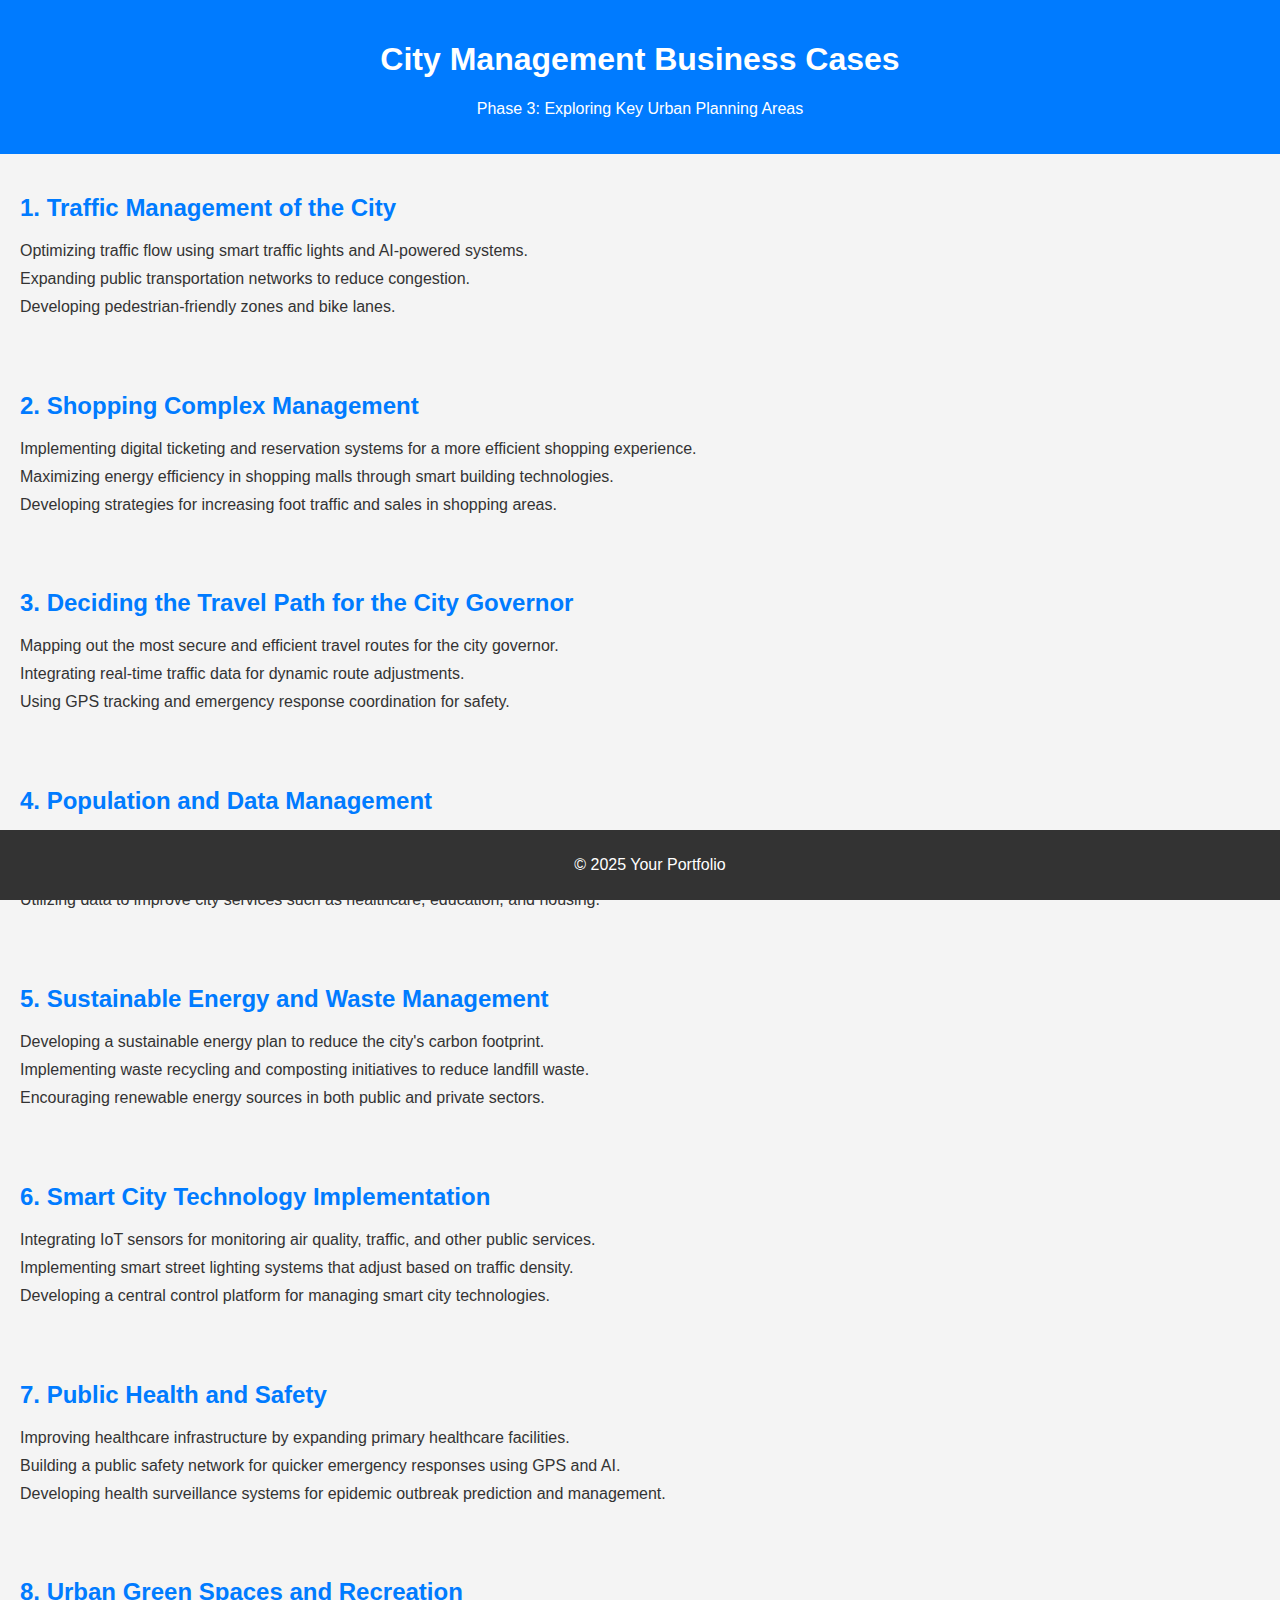
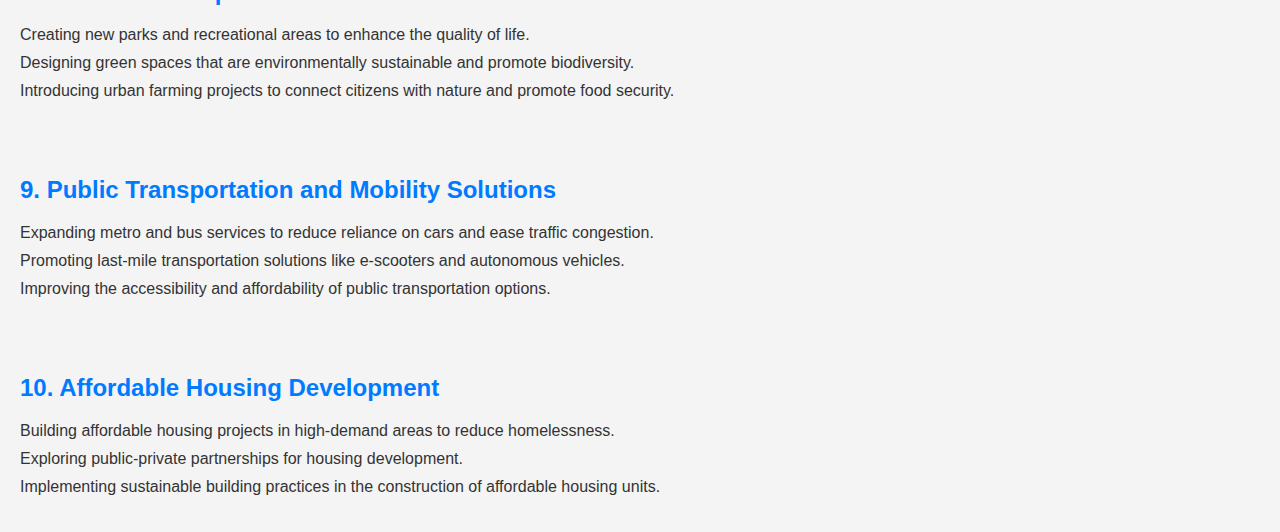
<file: topic.html>
<!DOCTYPE html>
<html lang="en">
<head>
    <meta charset="UTF-8">
    <meta name="viewport" content="width=device-width, initial-scale=1.0">
    <title>City Management Business Cases</title>
    <style>
        body {
            font-family: Arial, sans-serif;
            background-color: #f4f4f4;
            color: #333;
            margin: 0;
            padding: 0;
        }
        header {
            background-color: #007BFF;
            color: white;
            padding: 20px;
            text-align: center;
        }
        section {
            padding: 20px;
        }
        h2 {
            color: #007BFF;
        }
        ul {
            list-style-type: none;
            padding: 0;
        }
        li {
            margin: 10px 0;
        }
        footer {
            background-color: #333;
            color: white;
            text-align: center;
            padding: 10px;
            position: fixed;
            width: 100%;
            bottom: 0;
        }
    </style>
</head>
<body>

    <header>
        <h1>City Management Business Cases</h1>
        <p>Phase 3: Exploring Key Urban Planning Areas</p>
    </header>

    <section>
        <h2>1. Traffic Management of the City</h2>
        <ul>
            <li>Optimizing traffic flow using smart traffic lights and AI-powered systems.</li>
            <li>Expanding public transportation networks to reduce congestion.</li>
            <li>Developing pedestrian-friendly zones and bike lanes.</li>
        </ul>
    </section>

    <section>
        <h2>2. Shopping Complex Management</h2>
        <ul>
            <li>Implementing digital ticketing and reservation systems for a more efficient shopping experience.</li>
            <li>Maximizing energy efficiency in shopping malls through smart building technologies.</li>
            <li>Developing strategies for increasing foot traffic and sales in shopping areas.</li>
        </ul>
    </section>

    <section>
        <h2>3. Deciding the Travel Path for the City Governor</h2>
        <ul>
            <li>Mapping out the most secure and efficient travel routes for the city governor.</li>
            <li>Integrating real-time traffic data for dynamic route adjustments.</li>
            <li>Using GPS tracking and emergency response coordination for safety.</li>
        </ul>
    </section>

    <section>
        <h2>4. Population and Data Management</h2>
        <ul>
            <li>Creating a comprehensive data management system for city-wide analytics.</li>
            <li>Developing strategies for handling population growth and migration patterns.</li>
            <li>Utilizing data to improve city services such as healthcare, education, and housing.</li>
        </ul>
    </section>

    <section>
        <h2>5. Sustainable Energy and Waste Management</h2>
        <ul>
            <li>Developing a sustainable energy plan to reduce the city's carbon footprint.</li>
            <li>Implementing waste recycling and composting initiatives to reduce landfill waste.</li>
            <li>Encouraging renewable energy sources in both public and private sectors.</li>
        </ul>
    </section>

    <section>
        <h2>6. Smart City Technology Implementation</h2>
        <ul>
            <li>Integrating IoT sensors for monitoring air quality, traffic, and other public services.</li>
            <li>Implementing smart street lighting systems that adjust based on traffic density.</li>
            <li>Developing a central control platform for managing smart city technologies.</li>
        </ul>
    </section>

    <section>
        <h2>7. Public Health and Safety</h2>
        <ul>
            <li>Improving healthcare infrastructure by expanding primary healthcare facilities.</li>
            <li>Building a public safety network for quicker emergency responses using GPS and AI.</li>
            <li>Developing health surveillance systems for epidemic outbreak prediction and management.</li>
        </ul>
    </section>

    <section>
        <h2>8. Urban Green Spaces and Recreation</h2>
        <ul>
            <li>Creating new parks and recreational areas to enhance the quality of life.</li>
            <li>Designing green spaces that are environmentally sustainable and promote biodiversity.</li>
            <li>Introducing urban farming projects to connect citizens with nature and promote food security.</li>
        </ul>
    </section>

    <section>
        <h2>9. Public Transportation and Mobility Solutions</h2>
        <ul>
            <li>Expanding metro and bus services to reduce reliance on cars and ease traffic congestion.</li>
            <li>Promoting last-mile transportation solutions like e-scooters and autonomous vehicles.</li>
            <li>Improving the accessibility and affordability of public transportation options.</li>
        </ul>
    </section>

    <section>
        <h2>10. Affordable Housing Development</h2>
        <ul>
            <li>Building affordable housing projects in high-demand areas to reduce homelessness.</li>
            <li>Exploring public-private partnerships for housing development.</li>
            <li>Implementing sustainable building practices in the construction of affordable housing units.</li>
        </ul>
    </section>

    <footer>
        <p>&copy; 2025 Your Portfolio</p>
    </footer>

</body>
</html>
</file>
<file: style.css>
:root {
  --bg: #020617;
  --bg-elevated: #020617;
  --primary: #e5e7eb;
  --muted: #9ca3af;
  --accent: #22c55e;
  --accent-soft: rgba(34, 197, 94, 0.16);
  --card: #020617;
  --border-subtle: rgba(148, 163, 184, 0.35);
  --radius-xl: 26px;
  --shadow-soft: 0 18px 50px rgba(15, 23, 42, 0.9);
}

/* RESET */
* {
  box-sizing: border-box;
}

html,
body {
  height: 100%;
  margin: 0;
  font-family: 'Poppins', system-ui, -apple-system, Segoe UI, Roboto, 'Helvetica Neue', Arial;
  background:
    radial-gradient(circle at top left, #0f172a 0, transparent 55%),
    radial-gradient(circle at bottom right, #022c22 0, transparent 55%),
    var(--bg);
  color: var(--primary);
}

/* NAV */
.nav {
  position: fixed;
  top: 16px;
  left: 50%;
  transform: translateX(-50%);
  width: 94%;
  max-width: 1120px;
  display: flex;
  align-items: center;
  justify-content: space-between;
  gap: 16px;
  padding: 10px 18px;
  border-radius: 999px;
  background: radial-gradient(circle at top left, rgba(34, 197, 94, 0.15), transparent 60%)
              ,rgba(15, 23, 42, 0.86);
  box-shadow: 0 18px 55px rgba(0, 0, 0, 0.9);
  border: 1px solid rgba(148, 163, 184, 0.55);
  backdrop-filter: blur(16px);
  -webkit-backdrop-filter: blur(16px);
  z-index: 40;
}

.brand {
  display: flex;
  align-items: center;
  gap: 12px;
}

.logo {
  width: 44px;
  height: 44px;
  border-radius: 16px;
  background: radial-gradient(circle at 20% 20%, #bbf7d0, #16a34a);
  display: flex;
  align-items: center;
  justify-content: center;
  color: #020617;
  font-weight: 800;
  font-size: 18px;
}

.brand-title {
  font-weight: 700;
  letter-spacing: 0.03em;
}

.nav-links {
  display: flex;
  gap: 18px;
  align-items: center;
}

.nav-links a {
  color: var(--muted);
  text-decoration: none;
  font-weight: 500;
  font-size: 14px;
  transition: color 0.2s ease;
}

.nav-links a:hover {
  color: var(--primary);
}

.cta {
  background: var(--accent);
  color: #020617;
  padding: 8px 12px;
  border-radius: 999px;
  text-decoration: none;
  font-weight: 700;
}

/* HERO */
.hero {
  max-width: 1120px;
  margin: 100px auto 32px;
  padding: 30px 26px;
  border-radius: var(--radius-xl);
  background: radial-gradient(circle at top left, rgba(34, 197, 94, 0.09), transparent 55%)
              ,linear-gradient(135deg, rgba(15, 23, 42, 0.98), rgba(15, 23, 42, 0.96));
  box-shadow: var(--shadow-soft);
  display: grid;
  grid-template-columns: 1.4fr 1fr;
  gap: 26px;
  border: 1px solid rgba(148, 163, 184, 0.35);
}

.hero-left h1 {
  font-size: 26px;
  margin: 0 0 12px;
  line-height: 1.35;
}

.hero-left p {
  margin: 0 0 18px;
  color: var(--muted);
}

.hero-cta {
  margin-top: 18px;
  display: flex;
  gap: 12px;
  align-items: center;
}

.link-primary {
  color: #a5f3fc;
  font-weight: 600;
  text-decoration: none;
}

/* PROFILE CARD */
.profile-card {
  background: radial-gradient(circle at top left, rgba(34, 197, 94, 0.16), transparent 55%)
              ,#020617;
  border-radius: 22px;
  padding: 20px;
  box-shadow: 0 18px 60px rgba(0, 0, 0, 0.85);
  border: 1px solid rgba(55, 65, 81, 0.9);
}

.profile-top {
  display: flex;
  gap: 14px;
  align-items: center;
}

.avatar {
  width: 72px;
  height: 72px;
  border-radius: 20px;
  background: conic-gradient(from 140deg, #bbf7d0, #4ade80, #22c55e, #bbf7d0);
  display: flex;
  align-items: center;
  justify-content: center;
  color: #020617;
  font-size: 26px;
  font-weight: 800;
}

.profile-name {
  font-weight: 700;
}

.profile-stats {
  display: flex;
  gap: 16px;
  margin-top: 16px;
}

.profile-stats .stat {
  font-weight: 700;
}

.profile-links {
  margin-top: 16px;
  display: flex;
  justify-content: space-between;
  align-items: center;
}

.links-row {
  display: flex;
  gap: 10px;
}

.links-row a {
  text-decoration: none;
  color: #22c55e;
  font-weight: 600;
  font-size: 13px;
}

/* SECTIONS */
.section {
  max-width: 1120px;
  margin: 26px auto;
  padding: 22px 24px 26px;
  border-radius: var(--radius-xl);
  background: radial-gradient(circle at top left, rgba(34, 197, 94, 0.08), transparent 55%)
              ,rgba(15, 23, 42, 0.93);
  box-shadow: var(--shadow-soft);
  border: 1px solid var(--border-subtle);
}

.section-header {
  display: flex;
  justify-content: space-between;
  align-items: baseline;
  gap: 10px;
  margin-bottom: 14px;
}

.section-header h2 {
  margin: 0;
  font-size: 20px;
}

.section-header p {
  margin: 0;
}

/* PROJECTS */
.projects-grid {
  display: grid;
  grid-template-columns: repeat(2, minmax(0, 1fr));
  gap: 18px;
}

.project-link {
  text-decoration: none;
  color: inherit;
}

.project {
  background: radial-gradient(circle at top left, rgba(34, 197, 94, 0.18), transparent 65%)
              ,#020617;
  padding: 16px 16px 18px;
  border-radius: 18px;
  border: 1px solid rgba(55, 65, 81, 0.9);
  box-shadow: 0 10px 30px rgba(0, 0, 0, 0.85);
  display: flex;
  flex-direction: column;
  gap: 10px;
  transition: transform 0.25s ease, box-shadow 0.25s ease, border-color 0.25s ease;
}

.project-header {
  display: flex;
  justify-content: space-between;
  align-items: center;
}

.pill {
  padding: 4px 10px;
  border-radius: 999px;
  background: var(--accent-soft);
  color: #bbf7d0;
  font-size: 11px;
  font-weight: 600;
  letter-spacing: 0.05em;
}

.member-tag {
  font-size: 12px;
  color: var(--muted);
}

.project h3 {
  margin: 2px 0 4px;
  font-size: 16px;
}

.project p {
  margin: 0;
}

.project:hover {
  transform: translateY(-6px) scale(1.02);
  box-shadow: 0 20px 60px rgba(0, 0, 0, 0.95);
  border-color: rgba(34, 197, 94, 0.85);
}

.view-link {
  margin-top: 6px;
  color: #6ee7b7;
  font-size: 13px;
  font-weight: 600;
}

/* TEAM */
.team {
  display: grid;
  grid-template-columns: repeat(4, minmax(0, 1fr));
  gap: 18px;
}

.member-card {
  text-decoration: none;
  color: inherit;
}

.member {
  background: #020617;
  padding: 14px;
  border-radius: 16px;
  border: 1px solid rgba(55, 65, 81, 0.9);
  text-align: center;
  box-shadow: 0 10px 30px rgba(0, 0, 0, 0.85);
  transition: transform 0.25s ease, box-shadow 0.25s ease, border-color 0.25s ease;
}

.member:hover {
  transform: translateY(-6px) scale(1.03);
  box-shadow: 0 20px 60px rgba(0, 0, 0, 0.95);
  border-color: rgba(56, 189, 248, 0.9);
}

.m-ava {
  width: 60px;
  height: 60px;
  border-radius: 18px;
  margin: 0 auto 10px;
  background: conic-gradient(from 100deg, #22c55e, #06b6d4, #a855f7, #22c55e);
  display: flex;
  align-items: center;
  justify-content: center;
  color: #020617;
  font-weight: 800;
}

/* COURSE */
.course-layout {
  display: grid;
  grid-template-columns: 1.2fr 1fr;
  gap: 18px;
}

.card {
  background: #020617;
  border-radius: 18px;
  padding: 16px 18px;
  border: 1px solid rgba(55, 65, 81, 0.9);
  box-shadow: 0 10px 30px rgba(0, 0, 0, 0.85);
}

.course-grid {
  display: grid;
  grid-template-columns: repeat(2, minmax(0, 1fr));
  gap: 10px 18px;
  margin-top: 10px;
}

.course-grid .info-bold {
  font-weight: 700;
}

/* CONTACT */
.contact-grid {
  display: grid;
  grid-template-columns: 1.2fr 1fr;
  gap: 18px;
}

.contact input,
.contact textarea {
  width: 100%;
  padding: 10px;
  border-radius: 10px;
  border: 1px solid rgba(75, 85, 99, 0.9);
  margin-bottom: 10px;
  background: #020617;
  color: var(--primary);
}

.contact input::placeholder,
.contact textarea::placeholder {
  color: #6b7280;
}

.contact button {
  padding: 10px 14px;
  border-radius: 999px;
  border: 0;
  background: var(--accent);
  color: #020617;
  font-weight: 700;
  cursor: pointer;
}

/* FOOTER */
.footer {
  max-width: 1120px;
  margin: 24px auto 32px;
  text-align: center;
  padding: 0 20px;
  color: var(--muted);
  font-size: 13px;
}

/* UTILITIES */
.muted {
  color: var(--muted);
}

.small {
  font-size: 13px;
}

.info-bold {
  font-weight: 700;
}

/* RESPONSIVE */
@media (max-width: 980px) {
  .hero {
    grid-template-columns: 1fr;
  }

  .hero {
    margin-top: 110px;
  }

  .projects-grid,
  .team,
  .course-layout,
  .contact-grid {
    grid-template-columns: 1fr 1fr;
  }

  .nav {
    width: 96%;
  }
}

@media (max-width: 720px) {
  .nav-links {
    display: none;
  }

  .projects-grid,
  .team,
  .course-layout,
  .contact-grid {
    grid-template-columns: 1fr;
  }

  .hero-left h1 {
    font-size: 22px;
  }
}
</file>
